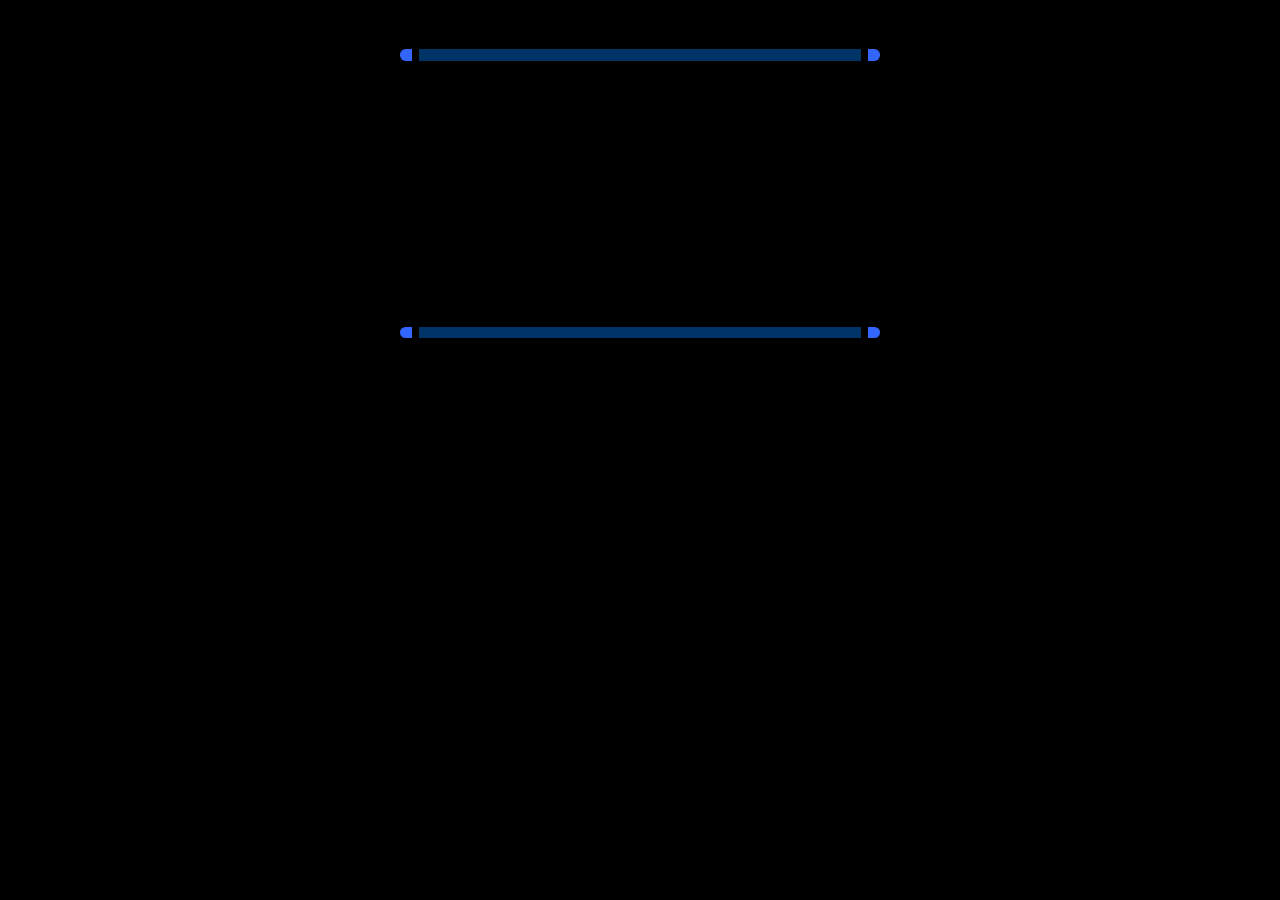
<file: 15088.21/interfaces/captains-chair-15130.1/index.html>
<!-- LCARS SDK 14350.203
- This file is a part of the LCARS SDK.
- https://github.com/AricwithanA/LCARS-SDK/blob/master/LICENSE.md
- For more information please go to http://www.lcarssdk.org.
-->

<!DOCTYPE html>
<html>
<head>
    <meta http-equiv="Content-Type" content="text/html; charset=UTF-8" />
    <meta name="format-detection" content="telephone=no" />
    <meta name="viewport" content="user-scalable=no, initial-scale=1, maximum-scale=1, minimum-scale=1, width=device-width, height=device-height, target-densitydpi=device-dpi" />
    <meta http-equiv='cache-control' content='no-cache'>
    <meta http-equiv='expires' content='0'>
    <meta http-equiv='pragma' content='no-cache'>
    
    <title>LCARS HOME</title>
    <script type="text/javascript" src="../../lcarssdk/js/webviewinfo.js"></script>
    <script type="text/javascript" src="../../lcarssdk/js/zepto.min.js"></script>
    <script type="text/javascript" src="../../lcarssdk/js/arrive.js"></script>
    <script type="text/javascript" src="../../lcarssdk/js/lcarssdk.js"></script>    
    <script type="text/javascript" src="../../lcarssdk/js/sdktemplates.js"></script>       
    <script type="text/javascript" src="../../lcarssdk/addons/scrollbutton/scrollbutton.js"></script>
    <script type="text/javascript" src="../../lcarssdk/addons/levelbar/levelbar.js"></script>
    
    <script type="text/javascript" src="module/moment.min.js"></script>
    <script type="text/javascript" src="module/audio.js"></script>
    <script type="text/javascript" src="module/expandedSettings.js"></script>
    <script type="text/javascript" src="module/module.js"></script>
    <script type="text/javascript" src="module/uiDef.js"></script>
    

    <link rel="stylesheet" href="../../lcarssdk/css/lcarssdk.css" type="text/css" media="screen" charset="utf-8" />
    <link rel="stylesheet" href="../../lcarssdk/css/sdktemplates.css" type="text/css" media="screen" charset="utf-8" />
    <link rel="stylesheet" href="../../lcarssdk/addons/scrollbutton/scrollbutton.css" type="text/css" media="screen" charset="utf-8" />
    <link rel="stylesheet" href="../../lcarssdk/addons/levelbar/levelbar.css" type="text/css" media="screen" charset="utf-8" />
    
    <link rel="stylesheet" href="../../lcarssdk/addons/themes/theme_ussnotaffiliated.css" type="text/css" media="screen" charset="utf-8" /> 
    
    <link rel="stylesheet" href="module/module.css" type="text/css" media="screen" charset="utf-8" /> 

</head>

<body ontouchstart="">
       
     
</body>
</html>
</file>
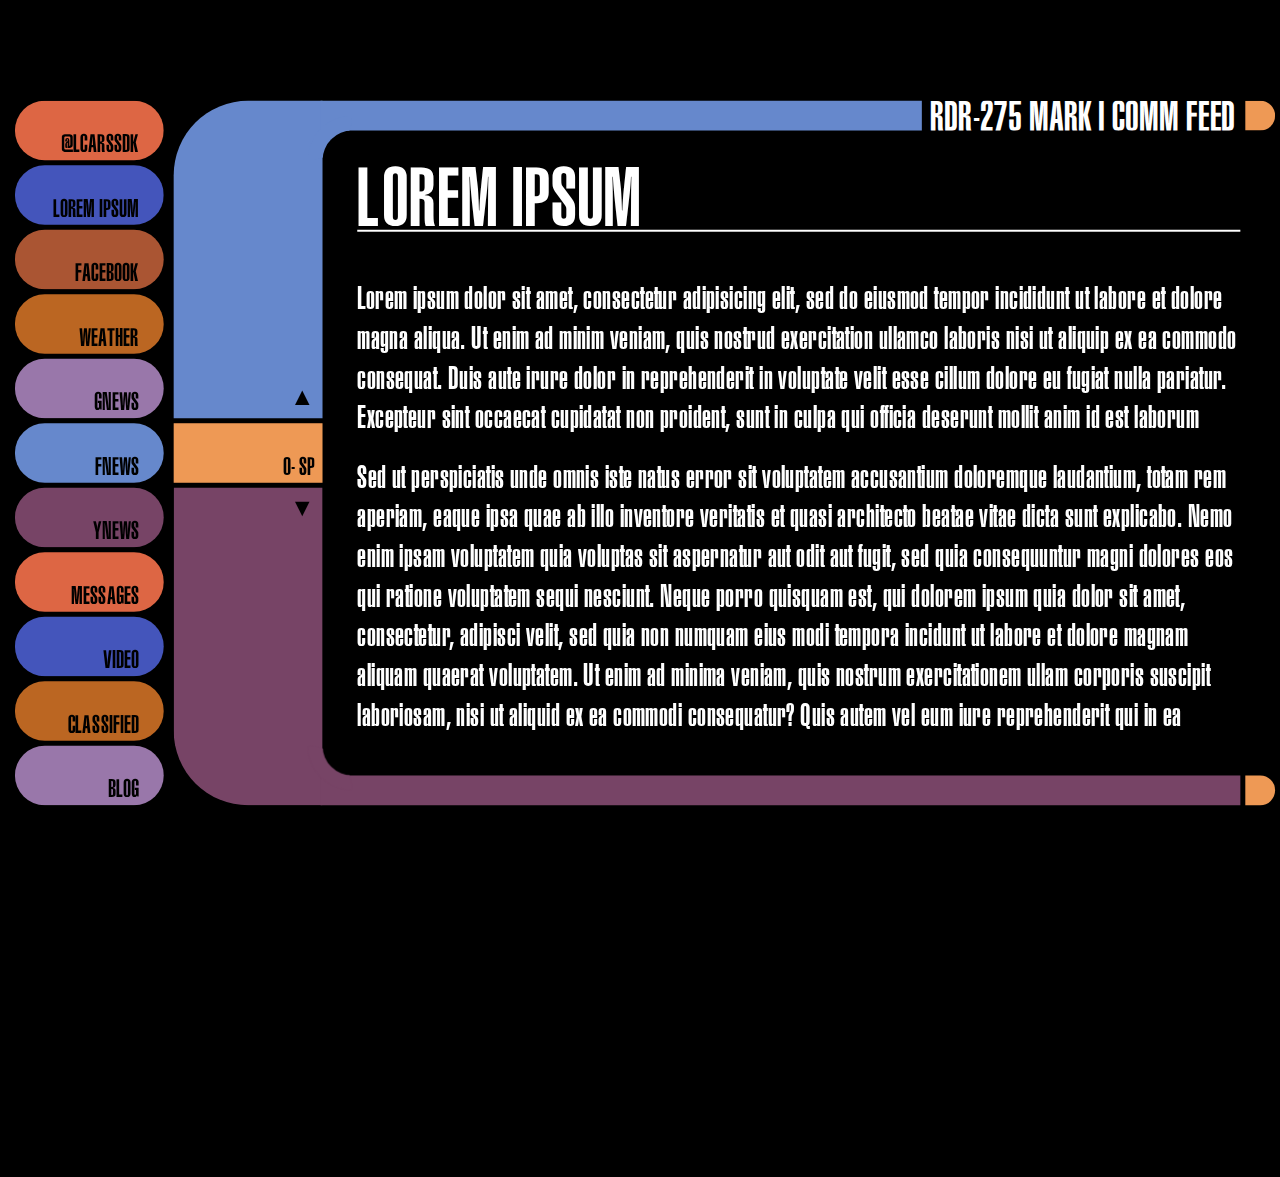
<file: 15088.21/interfaces/reader_feed/index.html>
<!DOCTYPE html>
<html>
<head>
    <meta http-equiv="Content-Type" content="text/html; charset=UTF-8" />
    <meta name="format-detection" content="telephone=no" />
    <meta name="viewport" content="user-scalable=no, initial-scale=1, maximum-scale=1, minimum-scale=1, width=device-width, height=device-height" />
    <meta http-equiv='cache-control' content='no-cache'>
    <meta http-equiv='expires' content='0'>
    <meta http-equiv='pragma' content='no-cache'>
    <meta name="apple-mobile-web-app-capable" content="yes">
    <title>LCARS SDK: RDR-275 Mark I Comm Feed</title>
    
    <script type="text/javascript" src="../../lcarssdk/js/webviewinfo.js"></script>
    <script type="text/javascript" src="../../lcarssdk/js/zepto.min.js"></script>		
    <script type="text/javascript" src="../../lcarssdk/js/lcarssdk.js"></script>    
    <script type="text/javascript" src="../../lcarssdk/js/sdktemplates.js"></script>       
    <script type="text/javascript" src="../../lcarssdk/addons/scrollbutton/scrollbutton.js"></script>
    <script type="text/javascript" src="../../lcarssdk/addons/levelbar/levelbar.js"></script>

	<script type="text/javascript" src="module.js"></script>

    <link rel="stylesheet" href="../../lcarssdk/css/lcarssdk.css" type="text/css" media="screen" charset="utf-8" />
    <link rel="stylesheet" href="../../lcarssdk/css/sdktemplates.css" type="text/css" media="screen" charset="utf-8" />
    <link rel="stylesheet" href="../../lcarssdk/addons/scrollbutton/scrollbutton.css" type="text/css" media="screen" charset="utf-8" />  
	<link rel="stylesheet" href="../../lcarssdk/addons/levelbar/levelbar.css" type="text/css" media="screen" charset="utf-8" />
    <link rel="stylesheet" href="../../lcarssdk/addons/themes/theme_ussnotaffiliated.css" type="text/css" media="screen" charset="utf-8" /> 

	<link rel="stylesheet" type="text/css" href="module.css">    

</head>

<body ontouchstart="">
</body>
</html>
</file>
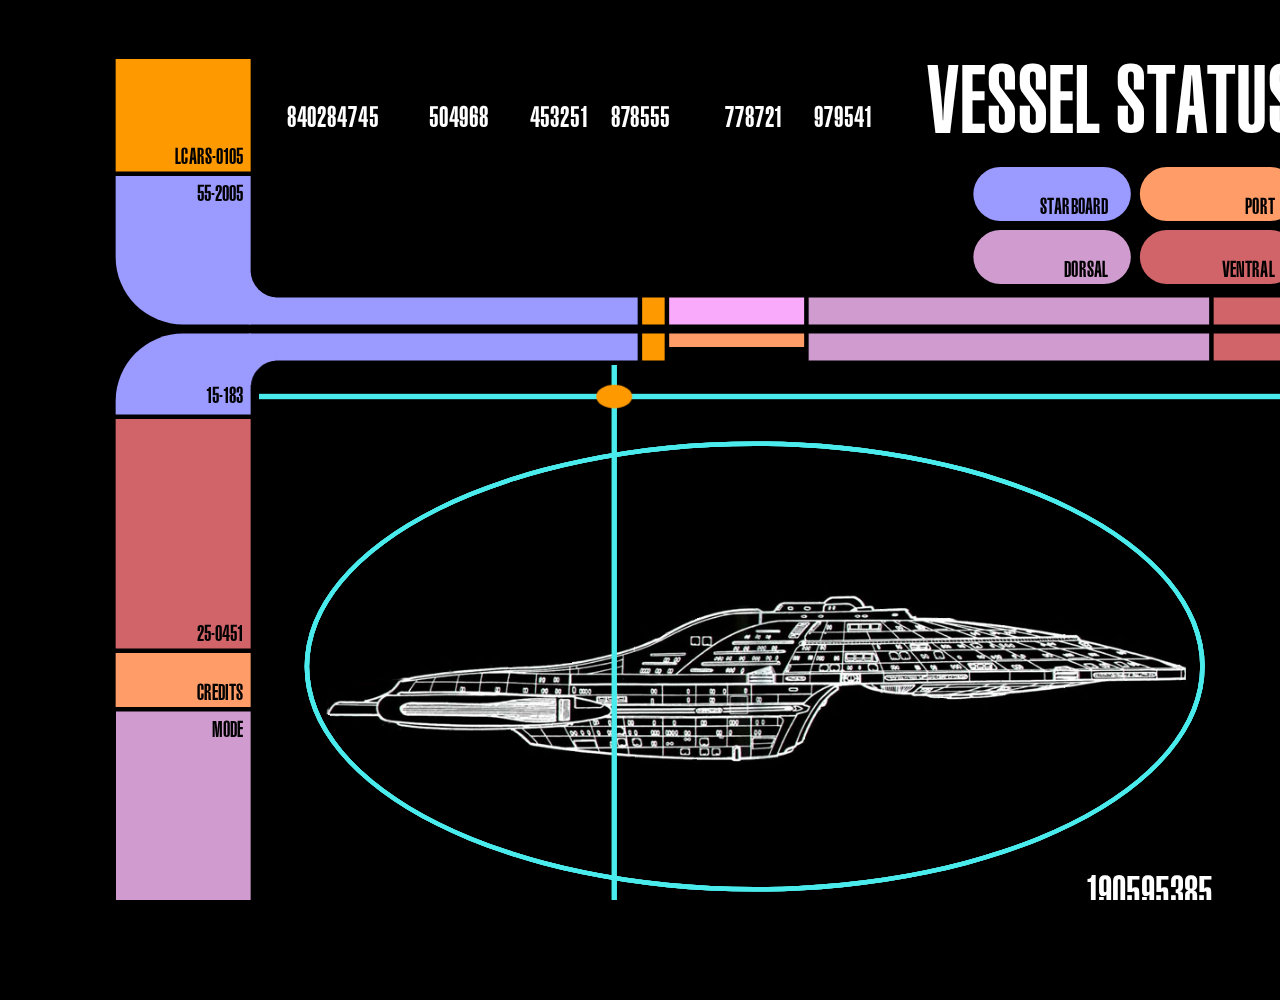
<file: 15088.21/interfaces/voyager_shield_status/index.html>
<!DOCTYPE html>
<html>
<head>
    <meta http-equiv="Content-Type" content="text/html; charset=UTF-8" />
    <meta name="format-detection" content="telephone=no" />
    <meta name="viewport" content="user-scalable=no, initial-scale=1, maximum-scale=1, minimum-scale=1, width=device-width, height=device-height" />
    <meta http-equiv='cache-control' content='no-cache'>
    <meta http-equiv='expires' content='0'>
    <meta http-equiv='pragma' content='no-cache'>
    
    <title>LCARS SDK - Voyager Shield Status</title>
    
    <script type="text/javascript" src="../../lcarssdk/js/webviewinfo.js"></script>
    <script type="text/javascript" src="../../lcarssdk/js/zepto.min.js"></script>		
    <script type="text/javascript" src="../../lcarssdk/js/lcarssdk.js"></script>    
    <script type="text/javascript" src="../../lcarssdk/js/sdktemplates.js"></script>       
    <script type="text/javascript" src="../../lcarssdk/addons/scrollbutton/scrollbutton.js"></script>
    <script type="text/javascript" src="../../lcarssdk/addons/levelbar/levelbar.js"></script>

	<script type="text/javascript" src="module.js"></script>
	
    <link rel="stylesheet" href="../../lcarssdk/css/lcarssdk.css" type="text/css" media="screen" charset="utf-8" />
    <link rel="stylesheet" href="../../lcarssdk/css/sdktemplates.css" type="text/css" media="screen" charset="utf-8" />
    <link rel="stylesheet" href="../../lcarssdk/addons/scrollbutton/scrollbutton.css" type="text/css" media="screen" charset="utf-8" />  
	<link rel="stylesheet" href="../../lcarssdk/addons/levelbar/levelbar.css" type="text/css" media="screen" charset="utf-8" />
    <link rel="stylesheet" href="../../lcarssdk/addons/themes/theme_ussnotaffiliated.css" type="text/css" media="screen" charset="utf-8" /> 

	<link rel="stylesheet" type="text/css" href="module.css">

</head>

<body ontouchstart="">
       
    
</body>
</html>
</file>
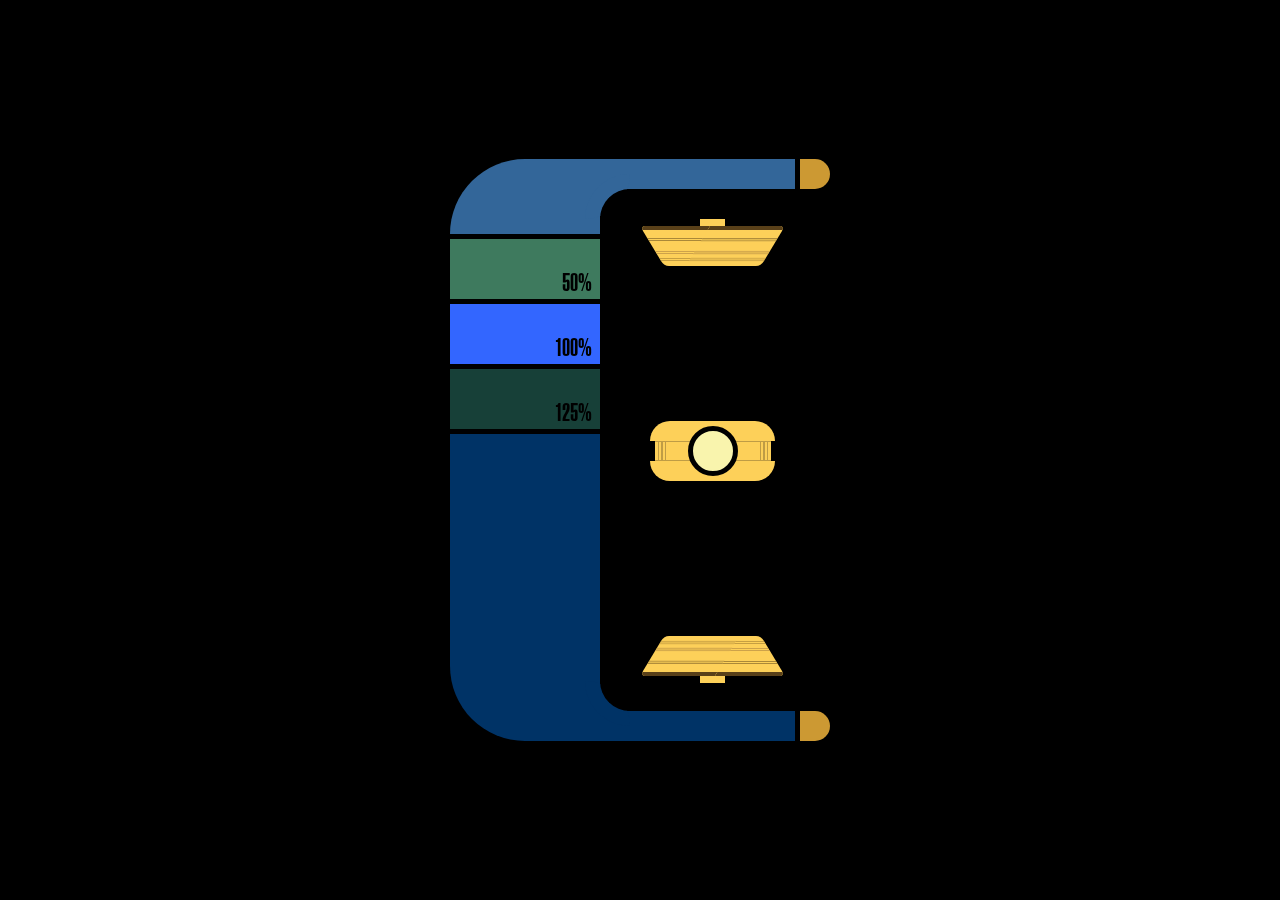
<file: 15088.21/interfaces/warpcore/index.html>
<!-- LCARS SDK 14333.2
- This file is a part of the LCARS SDK.
- https://github.com/AricwithanA/LCARS-SDK/blob/master/LICENSE.md
- For more information please go to http://www.lcarssdk.org.
-->

<!DOCTYPE html>
<html>
<head>
    <meta http-equiv="Content-Type" content="text/html; charset=UTF-8" />
    <meta name="format-detection" content="telephone=no" />
    <meta name="viewport" content="user-scalable=no, initial-scale=1, maximum-scale=1, minimum-scale=1, width=device-width, height=device-height" />
    <meta http-equiv='cache-control' content='no-cache'>
    <meta http-equiv='expires' content='0'>
    <meta http-equiv='pragma' content='no-cache'>
    
    <title>Warp Core</title>
    
    <script type="text/javascript" src="../../lcarssdk/js/webviewinfo.js"></script>
    <script type="text/javascript" src="../../lcarssdk/js/zepto.min.js"></script>		
    <script type="text/javascript" src="../../lcarssdk/js/lcarssdk.js"></script>    
    <script type="text/javascript" src="../../lcarssdk/js/sdktemplates.js"></script>       
    <script type="text/javascript" src="../../lcarssdk/addons/scrollbutton/scrollbutton.js"></script>
    <script type="text/javascript" src="../../lcarssdk/addons/levelbar/levelbar.js"></script>

	<script type="text/javascript" src="module.js"></script>

    <link rel="stylesheet" href="../../lcarssdk/css/lcarssdk.css" type="text/css" media="screen" charset="utf-8" />
    <link rel="stylesheet" href="../../lcarssdk/css/sdktemplates.css" type="text/css" media="screen" charset="utf-8" />
    <link rel="stylesheet" href="../../lcarssdk/addons/scrollbutton/scrollbutton.css" type="text/css" media="screen" charset="utf-8" />  
	<link rel="stylesheet" href="../../lcarssdk/addons/levelbar/levelbar.css" type="text/css" media="screen" charset="utf-8" />

    <link rel="stylesheet" href="../../lcarssdk/addons/themes/theme_ussnotaffiliated.css" type="text/css" media="screen" charset="utf-8" /> 

	<link rel="stylesheet" type="text/css" href="module.css">
	
</head>
<body class="">
	<!--
    <div id="wpr_warpCoreDiag">
        <div class="nub"></div>
        <div class="endCap" id="top"><div class="left"><div></div></div><div class="right"><div></div></div></div>
        <div class="bubble dark" ></div>
        <div class="bubble light" ></div>
        <div class="bubble medium" ></div>
        <div class="bubble dark" ></div>
        <div class="bubble light" ></div>
        <div id="core"><div id="center"><div></div></div><div id="circle"></div></div>
        <div class="bubble light"></div>
        <div class="bubble dark" ></div>
        <div class="bubble medium" ></div>
        <div class="bubble light" ></div>
        <div class="bubble dark" ></div>
        <div class="endCap" id="bottom"><div class="left"><div></div></div><div class="right"><div></div></div></div>
        <div class="nub"></div>
    </div>
    -->
</body>
</html>
</file>
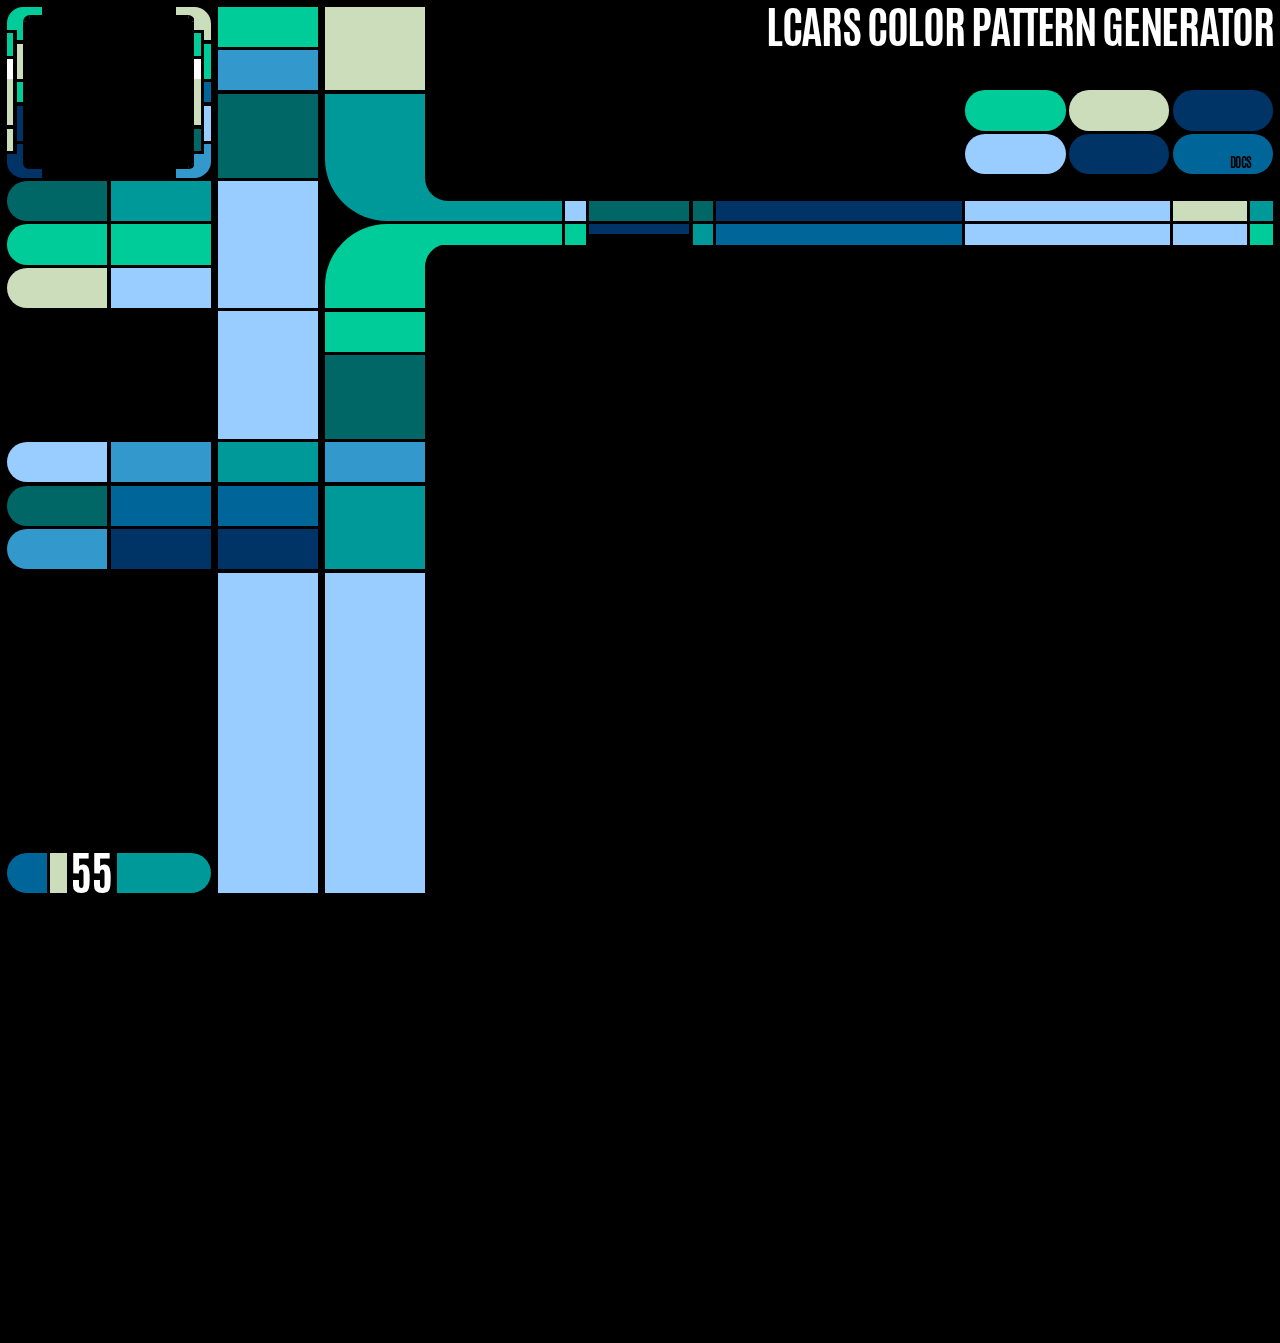
<file: 16323.311/interfaces/color-generator/index.html>
<!-- LCARS SDK 16323.311
- This file is a part of the LCARS SDK.
- https://github.com/AricwithanA/LCARS-SDK/blob/master/LICENSE.md
- For more information please go to http://www.lcarssdk.org.
-->

<!DOCTYPE html>
<html>
<head>
    <meta http-equiv="Content-Type" content="text/html; charset=UTF-8" />
    <meta name="format-detection" content="telephone=no" />
    <meta name="viewport" content="user-scalable=no, initial-scale=1, maximum-scale=1, minimum-scale=1, width=device-width, height=device-height, target-densitydpi=device-dpi" />
    
    <title>Color Pattern Generator | LCARS SDK</title>
 
    <!--<base href="/">-->
    <script type="text/javascript" src="../../lcarssdk/js/jquery.js"></script>
	<script type="text/javascript" src="../../lcarssdk/js/webviewinfo.js"></script>
    <script type="text/javascript" src="../../lcarssdk/js/arrive.js"></script>
    <script type="text/javascript" src="../../lcarssdk/js/lcarssdk.js"></script>
    <script type="text/javascript" src="../../lcarssdk/addons/scrollbutton/scrollbutton.js"></script>
    <script type="text/javascript" src="../../lcarssdk/addons/levelbar/levelbar.js"></script>
    <script type="text/javascript" src="../../lcarssdk/templates/bracket/bracket.js"></script>
    <script type="text/javascript" src="../../lcarssdk/templates/dialog/dialog.js"></script>
    <script type="text/javascript" src="../../lcarssdk/templates/framing/framing.js"></script>
    <script type="text/javascript" src="../../lcarssdk/templates/button/button.js"></script>
    
    <script type="text/javascript" src="module.js"></script>
    
    <link rel="stylesheet" type="text/css" href="../../lcarssdk/css/lcarssdk.css">
    <link rel="stylesheet" type="text/css" href="../../lcarssdk/addons/scrollbutton/scrollbutton.css">
    <link rel="stylesheet" type="text/css" href="../../lcarssdk/addons/levelbar/levelbar.css">
    <link rel="stylesheet" type="text/css" href="../../lcarssdk/templates/bracket/bracket.css">
    <link rel="stylesheet" type="text/css" href="../../lcarssdk/templates/dialog/dialog.css">
    <link rel="stylesheet" type="text/css" href="../../lcarssdk/templates/framing/framing.css">
    <link rel="stylesheet" type="text/css" href="../../lcarssdk/templates/button/button.css">
    <link rel="stylesheet" type="text/css" href="../../lcarssdk/themes/theme_ussNotAffiliated.css">
    
    <link rel="stylesheet" type="text/css" href="module.css"></head>
    
</head>

<body ontouchstart="" onload=""></body>
</html>
</file>
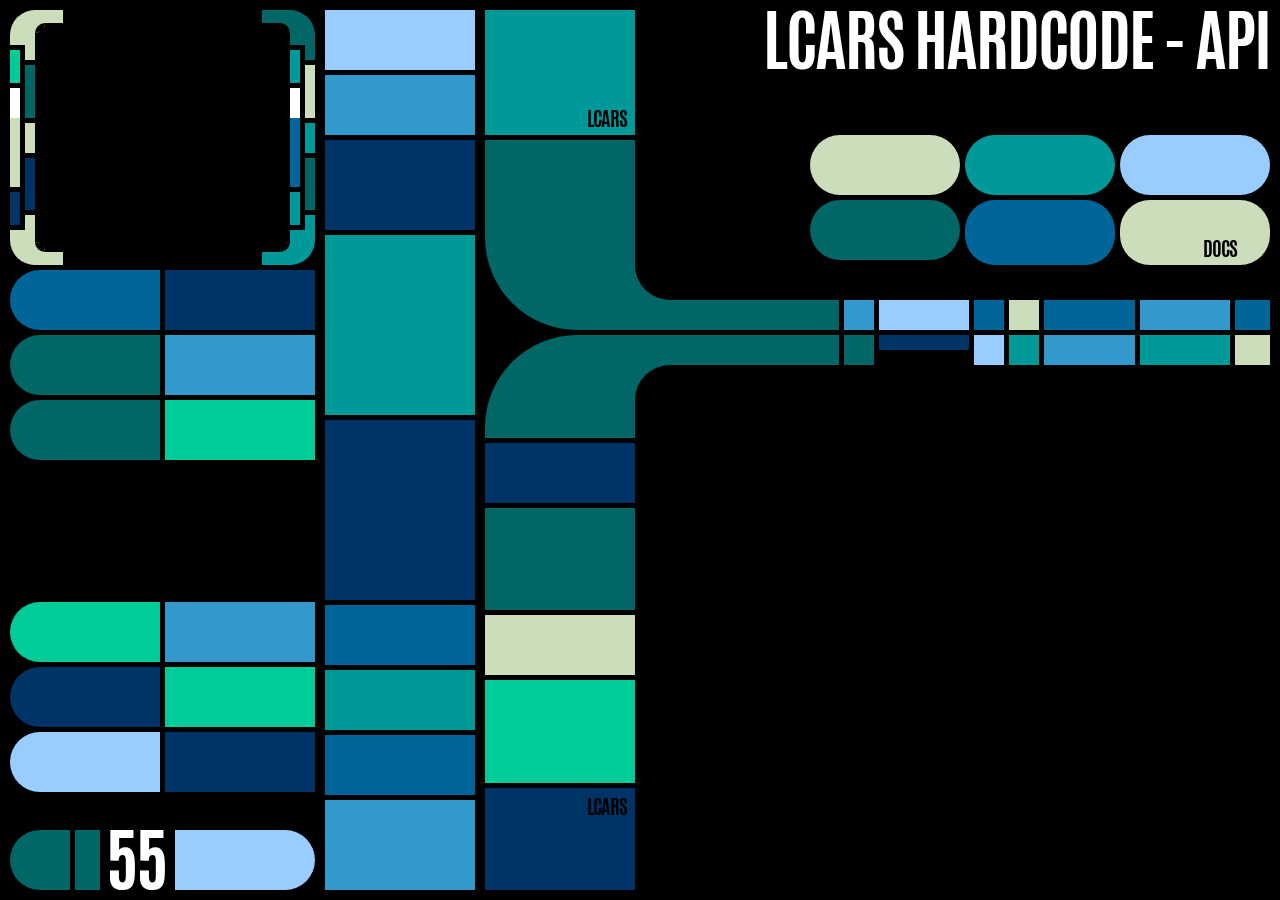
<file: 16323.311/interfaces/hardcode/index.html>
<!-- LCARS SDK 16323.311
- This file is a part of the LCARS SDK.
- https://github.com/AricwithanA/LCARS-SDK/blob/master/LICENSE.md
- For more information please go to http://www.lcarssdk.org.
-->

<!DOCTYPE html>
<html>
<head>
    <meta http-equiv="Content-Type" content="text/html; charset=UTF-8" />
    <meta name="format-detection" content="telephone=no" />
    <meta name="viewport" content="user-scalable=no, initial-scale=1, maximum-scale=1, minimum-scale=1, width=device-width, height=device-height, target-densitydpi=device-dpi" />
    
    <title>Hard Coded - No JS API | LCARS SDK</title>
 
    <!--<base href="/">-->
       
    <link rel="stylesheet" type="text/css" href="../../lcarssdk/css/lcarssdk.css">
    <link rel="stylesheet" type="text/css" href="../../lcarssdk/addons/scrollbutton/scrollbutton.css">
    <link rel="stylesheet" type="text/css" href="../../lcarssdk/addons/levelbar/levelbar.css">
    <link rel="stylesheet" type="text/css" href="../../lcarssdk/templates/bracket/bracket.css">
    <link rel="stylesheet" type="text/css" href="../../lcarssdk/templates/dialog/dialog.css">
    <link rel="stylesheet" type="text/css" href="../../lcarssdk/templates/framing/framing.css">
    <link rel="stylesheet" type="text/css" href="../../lcarssdk/templates/button/button.css">
    <link rel="stylesheet" type="text/css" href="../../lcarssdk/themes/theme_ussNotAffiliated.css">
    
    <link rel="stylesheet" type="text/css" href="module.css"></head>
    
</head>

<body ontouchstart="" onload="">

<div class="wrapper row flexh" id="wpr_viewport">
    <!--Left Column-->
    <div class="column flexv">
        <!--Bracket-->
        <div class="wrapper sdk bracket typeA">
            <div class="wrapper content"></div>
            <div class="elbow top-left small bg-green-1 no-event horizontal">
                <div class="bar">
                    <div class="block"></div>
                </div>
                <div class="bar"></div>
            </div>
            <div class="elbow top-right small bg-green-4 no-event horizontal">
                <div class="bar">
                    <div class="block"></div>
                </div>
                <div class="bar"></div>
            </div>
            <div class="elbow bottom-left small bg-green-1 no-event horizontal">
                <div class="bar">
                    <div class="block"></div>
                </div>
                <div class="bar"></div>
            </div>
            <div class="elbow bottom-right small bg-green-3 no-event horizontal">
                <div class="bar">
                    <div class="block"></div>
                </div>
                <div class="bar"></div>
            </div>
            <div class="column flexv">
                <div class="bar flexcv bg-green-2"></div>
                <div class="bar flexcv bg-green-1">
                    <div class="bar bg-white"></div>
                </div>
                <div class="bar flexcv bg-blue-4"></div>
            </div>
            <div class="column flexv">
                <div class="bar flexcv bg-green-4"></div>
                <div class="bar flexcv bg-green-1"></div>
                <div class="bar flexcv bg-blue-4"></div>
            </div>
            <div class="column flexv">
                <div class="bar flexcv bg-green-3"></div>
                <div class="bar flexcv bg-blue-3">
                    <div class="bar bg-white"></div>
                </div>
                <div class="bar flexcv bg-green-3"></div>
            </div>
            <div class="column flexv">
                <div class="bar flexcv bg-green-1"></div>
                <div class="bar flexcv bg-green-3"></div>
                <div class="bar flexcv bg-green-4"></div>
            </div>
        </div>
        <!--First Button Group-->
        <div class="wrapper flexh button-wrap">
            <div class="button bg-blue-3 left"></div>
            <div class="button bg-blue-4"></div>
            <div class="button bg-green-4 left"></div>
            <div class="button bg-blue-2"></div>
            <div class="button bg-green-4 left"></div>
            <div class="button bg-green-2"></div>
        </div>
        <!--Column Spacer-->
        <div class="wrapper" style="max-height: 190px; flex: 4;"></div>
        <!--Second Button Group-->
        <div class="wrapper flexh button-wrap">
            <div class="button bg-green-2 left"></div>
            <div class="button bg-blue-2"></div>
            <div class="button bg-blue-4 left"></div>
            <div class="button bg-green-2"></div>
            <div class="button bg-blue-1 left ra_g1"></div>
            <div class="button bg-blue-4"></div>
        </div>
        <!--Column Spacer-->
        <div class="wrapper spacer flexcv" style=" margin:0;"></div>
        <!--Last Complex Button-->
        <div class="complexButton">
            <div class="cap left bg-green-4"></div>
            <div class="block bg-green-4"></div>
            <div class="text" style="width: 65px;">55</div>
            <div class="button right bg-blue-1"></div>
        </div>
    </div>
    <!--Button Column-->    
    <div class="wrapper column flexv" style="min-width:150px;">
        <div class="button bg-blue-1"></div>
        <div class="button bg-blue-2"></div>
        <div class="button bg-blue-4 step-two"></div>
        <div class="button bg-green-3 step-three"></div>
        <div class="button bg-blue-4 step-three"></div>
        <div class="button bg-blue-3"></div>
        <div class="button bg-green-3"></div>
        <div class="button bg-blue-3"></div>
        <div class="button bg-blue-2 flexcv"></div>
    </div>
    <!--Main Frame-->    
    <div class="wrapper column flexv flexch" id="wpr_mainView">
        <!--Header-->    
        <div class="row header flexh">
            <!--Header Column-->    
            <div class="column flexv">
                <div class="button bg-green-3 step-two"  data-label="LCARS"></div>
                <div class="elbow bottom-left bg-green-4 flexcv default horizontal">
                    <div class="bar">
                        <div class="block"></div>
                    </div>
                </div>
            </div>
            <div class="wrapper flexch flexv">
                <!--Header Content-->    
                <div class="wrapper content flexcv">
                    <div class="title">LCARS Hardcode - API DISABLED</div>
                    <div class="wrapper flexh button-wrap">
                        <div class="button bg-green-1 pill"></div>
                        <div class="button bg-green-3 pill"></div>
                        <div class="button bg-blue-1 pill"></div>
                        <div class="button bg-green-4 pill"></div>
                        <div class="button bg-blue-3 pill"></div>
                        <a class="button bg-green-1 pill blink" target="_blank" data-label="Docs" href="https://github.com/Aricwithana/LCARS-SDK/wiki"></a>
                    </div>
                </div>
                <!--Header Bar Row-->    
                <div class="row frame flexh">
                    <div class="bar bg-blue-2"></div>
                    <div class="bar bg-blue-1"></div>
                    <div class="bar bg-blue-3"></div>
                    <div class="bar bg-green-1 flexch"></div>
                    <div class="bar bg-blue-3"></div>
                    <div class="bar bg-blue-2"></div>
                    <div class="bar bg-blue-3"></div>
                </div>
            </div>
        </div>
        <!--Body-->    
        <div class="wrapper main flexh flexcv">
            <!--Body Button Column-->    
            <div class="wrapper column flexv">
                <div class="elbow top-left bg-green-4 step-two default horizontal">
                    <div class="bar">
                        <div class="block"></div>
                    </div>
                </div>
                <div class="button bg-blue-4"></div>
                <div class="button bg-green-4 step-two"></div>
                <div class="button bg-green-1"></div>
                <div class="button bg-green-2 step-two"></div>
                <div class="button bg-blue-4 flexcv" data-altLabel="LCARS"></div>
            </div>
            <!--Body Bar Row-->    
            <div class="column flexch flexv">
                <div class="row flexh frame">
                    <div class="bar bg-green-4"></div>
                    <div class="bar bg-blue-4 small"></div>
                    <div class="bar bg-blue-1"></div>
                    <div class="bar bg-green-3 flexch"></div>
                    <div class="bar bg-blue-2"></div>
                    <div class="bar bg-green-3"></div>
                    <div class="bar bg-green-1"></div>
                </div>
                <!--Body Content-->    
                <div class="wrapper content flexcv" style=" overflow:auto;"></div>
            </div>
        </div>
    </div>
</div>

</body>
</html>
</file>
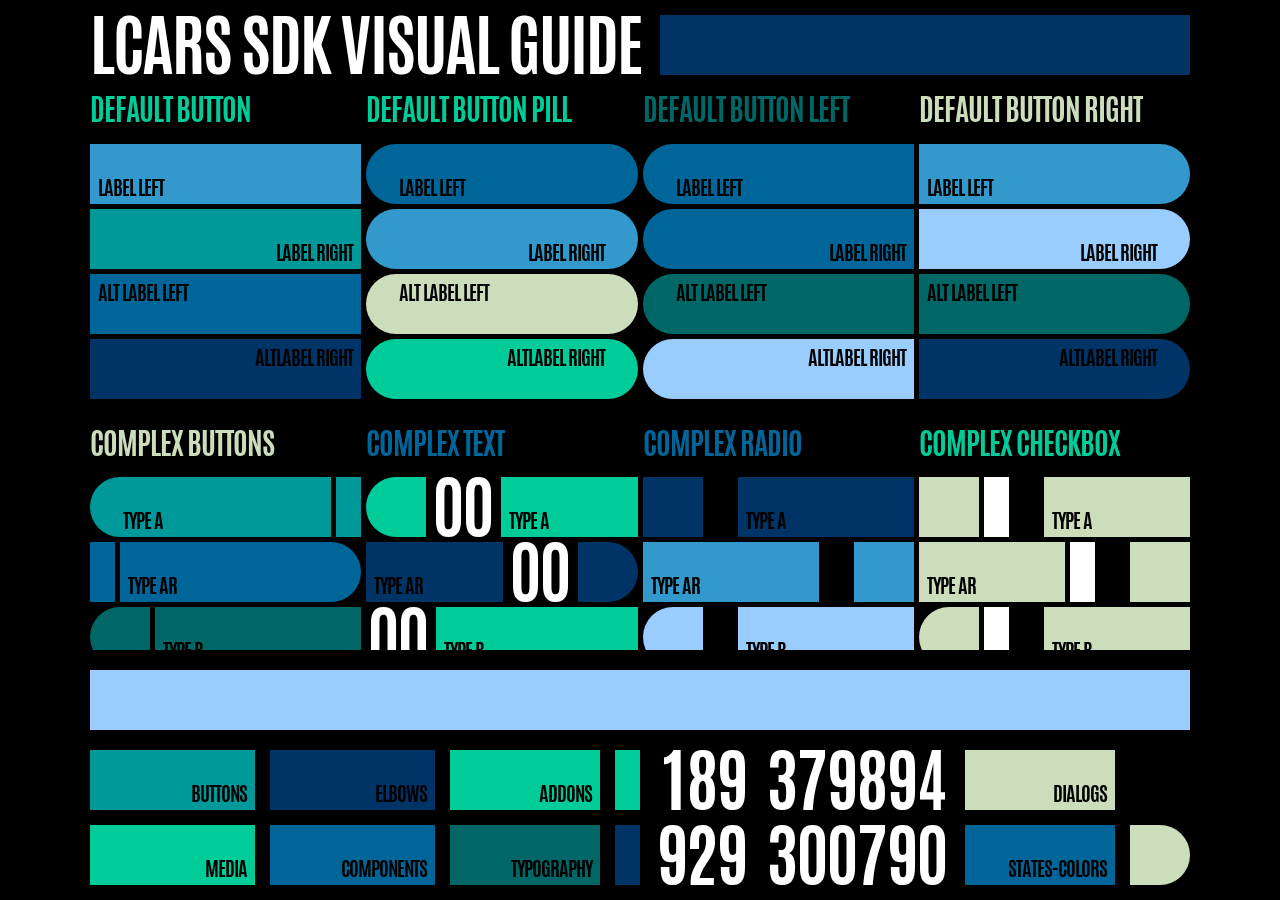
<file: 16323.311/interfaces/visual-guide/index.html>
<!-- LCARS SDK 16323.311
- This file is a part of the LCARS SDK.
- https://github.com/AricwithanA/LCARS-SDK/blob/master/LICENSE.md
- For more information please go to http://www.lcarssdk.org.
-
- Image and SVG file from: https://en.wikipedia.org/wiki/File:Flag_of_the_United_Federation_of_Planets.svg
-->

<!DOCTYPE html>
<html>
<head>
    <meta http-equiv="Content-Type" content="text/html; charset=UTF-8" />
    <meta name="format-detection" content="telephone=no" />
    <meta name="viewport" content="user-scalable=no, initial-scale=1, maximum-scale=1, minimum-scale=1, width=device-width, height=device-height, target-densitydpi=device-dpi" />
    
    <title>Visual Guide | LCARS SDK</title>
 
    <!--<base href="/">-->
    <script type="text/javascript" src="../../lcarssdk/js/jquery.js"></script>
	<script type="text/javascript" src="../../lcarssdk/js/webviewinfo.js"></script>
    <script type="text/javascript" src="../../lcarssdk/js/arrive.js"></script>
    <script type="text/javascript" src="../../lcarssdk/js/lcarssdk.js"></script>
    <script type="text/javascript" src="../../lcarssdk/addons/scrollbutton/scrollbutton.js"></script>
    <script type="text/javascript" src="../../lcarssdk/addons/levelbar/levelbar.js"></script>
    <script type="text/javascript" src="../../lcarssdk/templates/bracket/bracket.js"></script>
    <script type="text/javascript" src="../../lcarssdk/templates/dialog/dialog.js"></script>
    <script type="text/javascript" src="../../lcarssdk/templates/framing/framing.js"></script>
    <script type="text/javascript" src="../../lcarssdk/templates/button/button.js"></script>
    
    <script type="text/javascript" src="module.js"></script>
    
    <link rel="stylesheet" type="text/css" href="../../lcarssdk/css/lcarssdk.css">
    <link rel="stylesheet" type="text/css" href="../../lcarssdk/addons/scrollbutton/scrollbutton.css">
    <link rel="stylesheet" type="text/css" href="../../lcarssdk/addons/levelbar/levelbar.css">
    <link rel="stylesheet" type="text/css" href="../../lcarssdk/templates/bracket/bracket.css">
    <link rel="stylesheet" type="text/css" href="../../lcarssdk/templates/dialog/dialog.css">
    <link rel="stylesheet" type="text/css" href="../../lcarssdk/templates/framing/framing.css">
    <link rel="stylesheet" type="text/css" href="../../lcarssdk/templates/button/button.css">
    <link rel="stylesheet" type="text/css" href="../../lcarssdk/themes/theme_ussNotAffiliated.css">
    
    <link rel="stylesheet" type="text/css" href="module.css"></head>
    
</head>

<body ontouchstart="" onload=""></body>
</html>
</file>
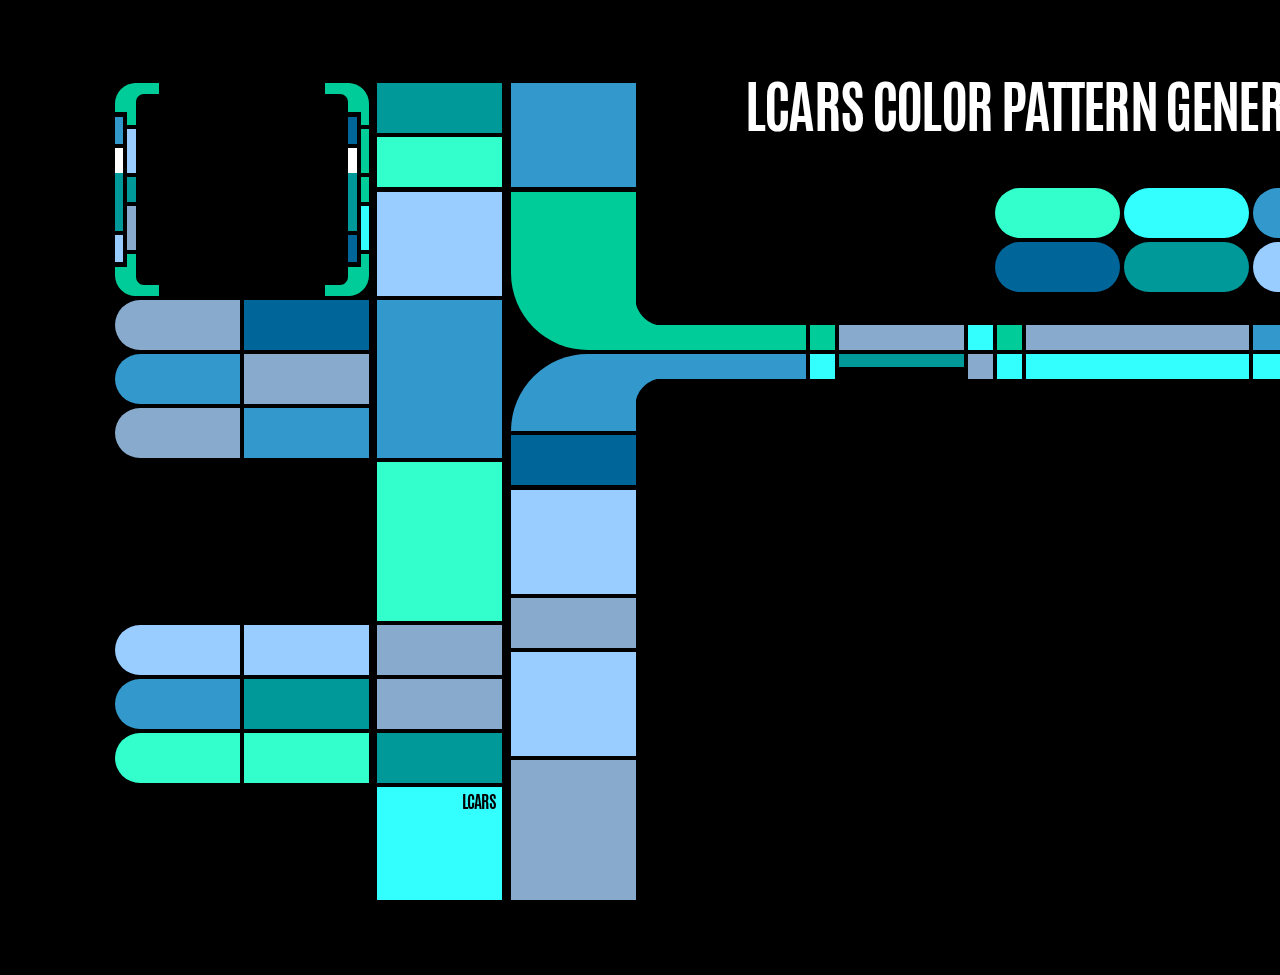
<file: 19182.4/interfaces/color-generator/index.html>
<!-- LCARS SDK 19182.4
- This file is a part of the LCARS SDK.
- https://github.com/AricwithanA/LCARS-SDK/blob/master/LICENSE.md
- For more information please go to http://www.lcarssdk.org.
-->

<!DOCTYPE html>
<html>
<head>
    <meta http-equiv="Content-Type" content="text/html; charset=UTF-8" />
    <meta name="format-detection" content="telephone=no" />
    <meta name="viewport" content="user-scalable=no, initial-scale=1, maximum-scale=1, minimum-scale=1, width=device-width, height=device-height, target-densitydpi=device-dpi" />

    <title>Color Pattern Generator | LCARS SDK v4.0</title>

    <!-- Core JS -->
	
    <script type="text/javascript" src="../../lcars-sdk/core/jquery.js"></script>
    <script type="text/javascript" src="../../lcars-sdk/core/jquery.mobile-events.js"></script>
    <script type="text/javascript" src="../../lcars-sdk/core/arrive.js"></script>

    <!-- LCARS-SDK Elements and Widgets JS-->
    
    <script type="text/javascript" src="../../lcars-sdk/core/lcars-sdk.js"></script>
    <script type="text/javascript" src="../../lcars-sdk/elements/aside.js"></script>
    <script type="text/javascript" src="../../lcars-sdk/elements/bar.js"></script>
    <script type="text/javascript" src="../../lcars-sdk/elements/block.js"></script>
    <script type="text/javascript" src="../../lcars-sdk/elements/button.js"></script>
    <script type="text/javascript" src="../../lcars-sdk/elements/cap.js"></script>
    <script type="text/javascript" src="../../lcars-sdk/elements/column.js"></script>
    <script type="text/javascript" src="../../lcars-sdk/elements/complex-button.js"></script>
    <script type="text/javascript" src="../../lcars-sdk/elements/content.js"></script>
    <script type="text/javascript" src="../../lcars-sdk/elements/details.js"></script>
    <script type="text/javascript" src="../../lcars-sdk/elements/elbow.js"></script>
    <script type="text/javascript" src="../../lcars-sdk/elements/endcap.js"></script>
    <script type="text/javascript" src="../../lcars-sdk/elements/footer.js"></script>
    <script type="text/javascript" src="../../lcars-sdk/elements/header.js"></script>
    <script type="text/javascript" src="../../lcars-sdk/elements/html-tag.js"></script>
    <script type="text/javascript" src="../../lcars-sdk/elements/img.js"></script>
    <script type="text/javascript" src="../../lcars-sdk/elements/main.js"></script>
    <script type="text/javascript" src="../../lcars-sdk/elements/nav.js"></script>
    <script type="text/javascript" src="../../lcars-sdk/elements/oval.js"></script>
    <script type="text/javascript" src="../../lcars-sdk/elements/row.js"></script>
    <script type="text/javascript" src="../../lcars-sdk/elements/section.js"></script>
    <script type="text/javascript" src="../../lcars-sdk/elements/svg.js"></script>
    <script type="text/javascript" src="../../lcars-sdk/elements/text.js"></script>
    <script type="text/javascript" src="../../lcars-sdk/elements/title.js"></script>
    <script type="text/javascript" src="../../lcars-sdk/elements/wrapper.js"></script>
    <script type="text/javascript" src="../../lcars-sdk/widgets/sdk_solid-level-bar/solid-level-bar.js"></script>
    <script type="text/javascript" src="../../lcars-sdk/widgets/sdk_default-bracket/default-bracket.js"></script>
    <script type="text/javascript" src="../../lcars-sdk/widgets/sdk_default-bar-frame/default-bar-frame.js"></script>
    <script type="text/javascript" src="../../lcars-sdk/widgets/sdk_scroll-button/scroll-button.js"></script>

    <!-- LCARS-SDK Elements, Widgets, Web Font, and Color Theme CSS-->    
	
    <link rel="stylesheet" type="text/css" href="../../lcars-sdk/core/lcars-sdk.css">
    <link rel="stylesheet" type="text/css" href="../../lcars-sdk/widgets/sdk_solid-level-bar/solid-level-bar.css">
    <link rel="stylesheet" type="text/css" href="../../lcars-sdk/widgets/sdk_default-bracket/default-bracket.css">
    <link rel="stylesheet" type="text/css" href="../../lcars-sdk/widgets/sdk_default-bar-frame/default-bar-frame.css">
    <link rel="stylesheet" type="text/css" href="../../lcars-sdk/widgets/sdk_scroll-button/scroll-button.css">
    <link rel="stylesheet" type="text/css" href="../../lcars-sdk/themes/sdk_theme-default.css">
	<link rel="stylesheet" type="text/css" href="../../lcars-sdk/fonts/sdk_fonts-default.css">

    <!-- Project Specific JS, Theme & CSS-->    

    <script type="text/javascript" src="module.js"></script>	   
    <link rel="stylesheet" type="text/css" href="module.css">
    <link rel="stylesheet" type="text/css" href="theme.css">
	
</head>

<body ontouchstart="" onload=""></body>
</html>
</file>
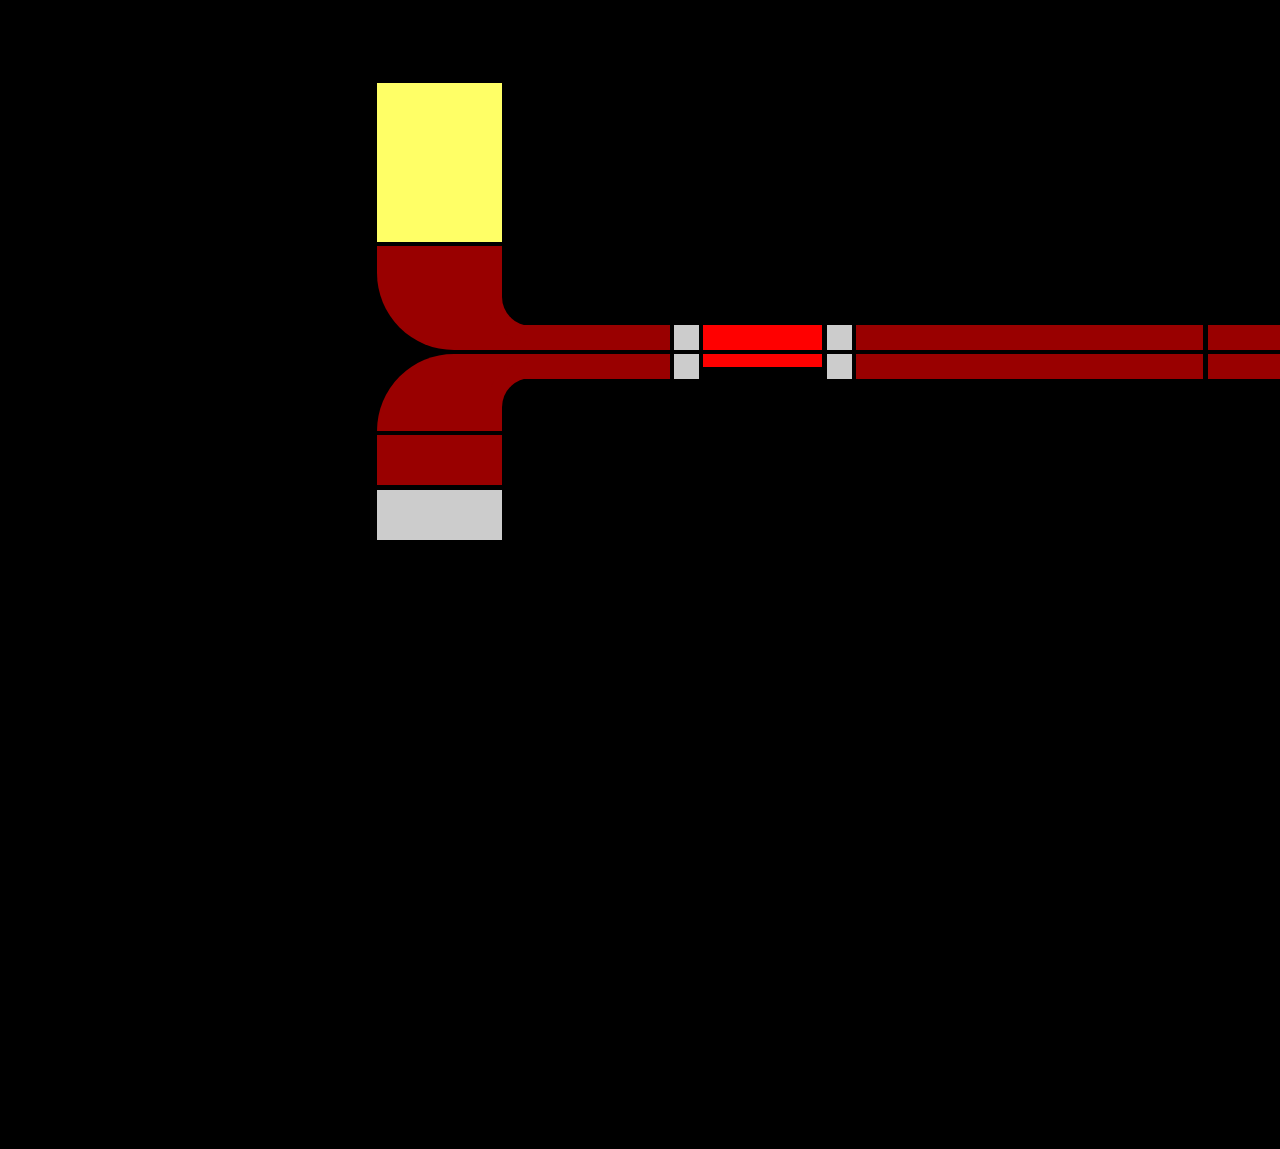
<file: 19182.4/interfaces/color-rotation/index.html>
<!-- LCARS SDK 19182.4
- This file is a part of the LCARS SDK.
- https://github.com/AricwithanA/LCARS-SDK/blob/master/LICENSE.md
- For more information please go to http://www.lcarssdk.org.
-->

<!DOCTYPE html>
<html>
<head>
    <meta http-equiv="Content-Type" content="text/html; charset=UTF-8" />
    <meta name="format-detection" content="telephone=no" />
    <meta name="viewport" content="user-scalable=no, initial-scale=1, maximum-scale=1, minimum-scale=1, width=device-width, height=device-height, target-densitydpi=device-dpi" />

    <title>Alert Colors & Hue Rotation | LCARS SDK v4.0</title>

    <!-- Core JS -->
    <script type="text/javascript" src="../../lcars-sdk/core/jquery.js"></script>
    <script type="text/javascript" src="../../lcars-sdk/core/jquery.mobile-events.js"></script>
    <script type="text/javascript" src="../../lcars-sdk/core/arrive.js"></script>
    <script type="text/javascript" src="../../lcars-sdk/core/lcars-sdk.js"></script>

    <!-- Elements and Widgets JS-->    
    <script type="text/javascript" src="../../lcars-sdk/elements/aside.js"></script>
    <script type="text/javascript" src="../../lcars-sdk/elements/bar.js"></script>
    <script type="text/javascript" src="../../lcars-sdk/elements/block.js"></script>
    <script type="text/javascript" src="../../lcars-sdk/elements/button.js"></script>
    <script type="text/javascript" src="../../lcars-sdk/elements/cap.js"></script>
    <script type="text/javascript" src="../../lcars-sdk/elements/column.js"></script>
    <script type="text/javascript" src="../../lcars-sdk/elements/complex-button.js"></script>
    <script type="text/javascript" src="../../lcars-sdk/elements/content.js"></script>
    <script type="text/javascript" src="../../lcars-sdk/elements/details.js"></script>
    <script type="text/javascript" src="../../lcars-sdk/elements/elbow.js"></script>
    <script type="text/javascript" src="../../lcars-sdk/elements/endcap.js"></script>
    <script type="text/javascript" src="../../lcars-sdk/elements/footer.js"></script>
    <script type="text/javascript" src="../../lcars-sdk/elements/header.js"></script>
    <script type="text/javascript" src="../../lcars-sdk/elements/html-tag.js"></script>
    <script type="text/javascript" src="../../lcars-sdk/elements/img.js"></script>
    <script type="text/javascript" src="../../lcars-sdk/elements/main.js"></script>
    <script type="text/javascript" src="../../lcars-sdk/elements/nav.js"></script>
    <script type="text/javascript" src="../../lcars-sdk/elements/oval.js"></script>
    <script type="text/javascript" src="../../lcars-sdk/elements/row.js"></script>
    <script type="text/javascript" src="../../lcars-sdk/elements/section.js"></script>
    <script type="text/javascript" src="../../lcars-sdk/elements/svg.js"></script>
    <script type="text/javascript" src="../../lcars-sdk/elements/text.js"></script>
    <script type="text/javascript" src="../../lcars-sdk/elements/title.js"></script>
    <script type="text/javascript" src="../../lcars-sdk/elements/wrapper.js"></script>
    <script type="text/javascript" src="../../lcars-sdk/widgets/sdk_solid-level-bar/solid-level-bar.js"></script>
    <script type="text/javascript" src="../../lcars-sdk/widgets/sdk_default-bracket/default-bracket.js"></script>
    <script type="text/javascript" src="../../lcars-sdk/widgets/sdk_default-bar-frame/default-bar-frame.js"></script>
    <script type="text/javascript" src="../../lcars-sdk/widgets/sdk_scroll-button/scroll-button.js"></script>

    <!-- Project Specific JS-->        
    <script type="text/javascript" src="module.js"></script>	   

    <!-- Core and Widgets CSS-->    
    <link rel="stylesheet" type="text/css" href="../../lcars-sdk/core/lcars-sdk.css">
    <link rel="stylesheet" type="text/css" href="../../lcars-sdk/widgets/sdk_solid-level-bar/solid-level-bar.css">
    <link rel="stylesheet" type="text/css" href="../../lcars-sdk/widgets/sdk_default-bracket/default-bracket.css">
    <link rel="stylesheet" type="text/css" href="../../lcars-sdk/widgets/sdk_default-bar-frame/default-bar-frame.css">
    <link rel="stylesheet" type="text/css" href="../../lcars-sdk/widgets/sdk_scroll-button/scroll-button.css">

    <!-- Color Theme CSS-->    
    <link rel="stylesheet" type="text/css" href="../../lcars-sdk/themes/sdk_theme-default.css"> 

    <!-- Project Specific CSS-->    
    <link rel="stylesheet" type="text/css" href="module.css">

    <!-- Project Specific Theme CSS-->    
    <link rel="stylesheet" type="text/css" href="theme.css">
	
</head>

<body ontouchstart="" onload=""></body>
</html>
</file>
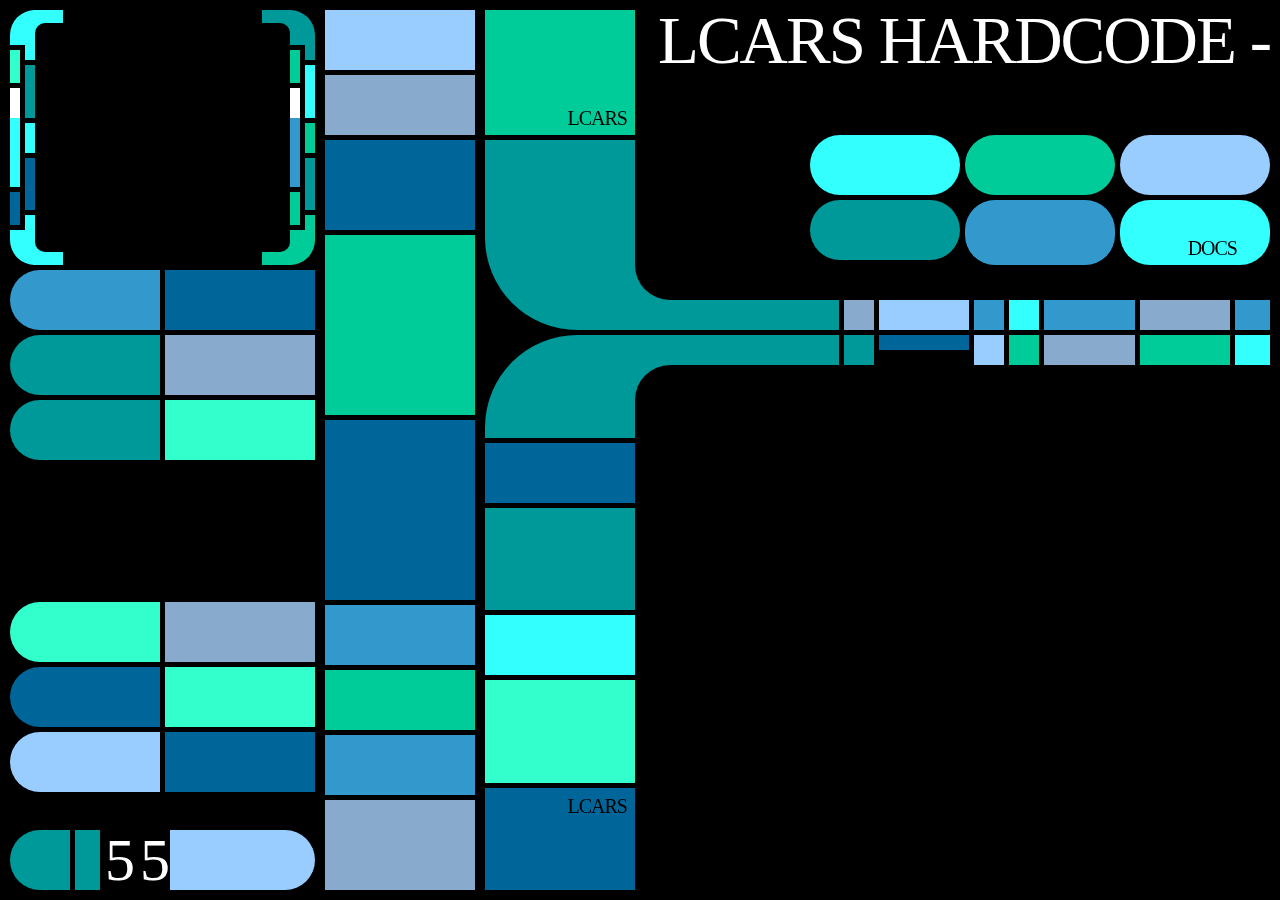
<file: 19182.4/interfaces/hardcode/index.html>
<!-- LCARS SDK 19182.4
- This file is a part of the LCARS SDK.
- https://github.com/AricwithanA/LCARS-SDK/blob/master/LICENSE.md
- For more information please go to http://www.lcarssdk.org.
-->

<!DOCTYPE html>
<html>
<head>
    <meta http-equiv="Content-Type" content="text/html; charset=UTF-8" />
    <meta name="format-detection" content="telephone=no" />
    <meta name="viewport" content="user-scalable=no, initial-scale=1, maximum-scale=1, minimum-scale=1, width=device-width, height=device-height" />
    
    <title>Hard Coded - No JS API | LCARS SDK v4.0</title>
 
    <!--<base href="/">-->
       
    <!-- Core and Widgets CSS-->    
    <link rel="stylesheet" type="text/css" href="../../lcars-sdk/core/lcars-sdk.css">
    <link rel="stylesheet" type="text/css" href="../../lcars-sdk/widgets/sdk_solid-level-bar/solid-level-bar.css">
    <link rel="stylesheet" type="text/css" href="../../lcars-sdk/widgets/sdk_default-bracket/default-bracket.css">
    <link rel="stylesheet" type="text/css" href="../../lcars-sdk/widgets/sdk_default-bar-frame/default-bar-frame.css">
    <link rel="stylesheet" type="text/css" href="../../lcars-sdk/widgets/sdk_scroll-button/scroll-button.css">

    <!-- Color Theme CSS-->    
    <link rel="stylesheet" type="text/css" href="../../lcars-sdk/themes/sdk_theme-default.css"> 

    <!-- Project Specific CSS-->    
    <link rel="stylesheet" type="text/css" href="module.css">

    <!-- Project Specific Theme CSS-->    
    <link rel="stylesheet" type="text/css" href="theme.css">
      
</head>

<body ontouchstart="" onload="">

<div class="wrapper row flex-h" id="wpr_viewport">
    <!--Left Column-->
    <div class="column flex-v">
        <!--Bracket-->
        <div class="wrapper sdk default-bracket">
            <div class="wrapper content"></div>
            <div class="elbow top-left small bg-green-1 no-event horizontal">
                <div class="bar">
                    <div class="block"></div>
                </div>
                <div class="bar"></div>
            </div>
            <div class="elbow top-right small bg-green-4 no-event horizontal">
                <div class="bar">
                    <div class="block"></div>
                </div>
                <div class="bar"></div>
            </div>
            <div class="elbow bottom-left small bg-green-1 no-event horizontal">
                <div class="bar">
                    <div class="block"></div>
                </div>
                <div class="bar"></div>
            </div>
            <div class="elbow bottom-right small bg-green-3 no-event horizontal">
                <div class="bar">
                    <div class="block"></div>
                </div>
                <div class="bar"></div>
            </div>
            <div class="column flex-v">
                <div class="bar flex-c-v bg-green-2"></div>
                <div class="bar flex-c-v bg-green-1">
                    <div class="bar animated bg-white"></div>
                </div>
                <div class="bar flex-c-v bg-blue-4"></div>
            </div>
            <div class="column flex-v">
                <div class="bar flex-c-v bg-green-4"></div>
                <div class="bar flex-c-v bg-green-1"></div>
                <div class="bar flex-c-v bg-blue-4"></div>
            </div>
            <div class="column flex-v">
                <div class="bar flex-c-v bg-green-3"></div>
                <div class="bar flex-c-v bg-blue-3">
                    <div class="bar animated bg-white"></div>
                </div>
                <div class="bar flex-c-v bg-green-3"></div>
            </div>
            <div class="column flex-v">
                <div class="bar flex-c-v bg-green-1"></div>
                <div class="bar flex-c-v bg-green-3"></div>
                <div class="bar flex-c-v bg-green-4"></div>
            </div>
        </div>
        <!--First Button Group-->
        <div class="wrapper flex-h button-wrap">
            <div class="button bg-blue-3 round-left"></div>
            <div class="button bg-blue-4"></div>
            <div class="button bg-green-4 round-left"></div>
            <div class="button bg-blue-2"></div>
            <div class="button bg-green-4 round-left"></div>
            <div class="button bg-green-2"></div>
        </div>
        <!--Column Spacer-->
        <div class="wrapper" style="max-height: 190px; flex: 4;"></div>
        <!--Second Button Group-->
        <div class="wrapper flex-h button-wrap">
            <div class="button bg-green-2 round-left"></div>
            <div class="button bg-blue-2"></div>
            <div class="button bg-blue-4 round-left"></div>
            <div class="button bg-green-2"></div>
            <div class="button bg-blue-1 round-left ra_g1"></div>
            <div class="button bg-blue-4"></div>
        </div>
        <!--Column Spacer-->
        <div class="wrapper spacer flex-c-v" style=" margin:0;"></div>
        <!--Last Complex Button-->
        <div class="complex-button">
            <div class="cap round-left bg-green-4"></div>
            <div class="block bg-green-4"></div>
            <div class="text" style="width: 65px;">55</div>
            <div class="button round-right bg-blue-1"></div>
        </div>
    </div>
    <!--Button Column-->    
    <div class="wrapper column flex-v" style="min-width:150px;">
        <div class="button bg-blue-1"></div>
        <div class="button bg-blue-2"></div>
        <div class="button bg-blue-4 step-two"></div>
        <div class="button bg-green-3 step-three"></div>
        <div class="button bg-blue-4 step-three"></div>
        <div class="button bg-blue-3"></div>
        <div class="button bg-green-3"></div>
        <div class="button bg-blue-3"></div>
        <div class="button bg-blue-2 flex-c-v"></div>
    </div>
    <!--Main Frame-->    
    <div class="wrapper column flex-v flex-c-h" id="wpr_mainView">
        <!--Header-->    
        <div class="row header flex-h">
            <!--Header Column-->    
            <div class="column flex-v">
                <div class="button bg-green-3 step-two"  data-label="LCARS"></div>
                <div class="elbow bottom-left bg-green-4 flex-c-v default horizontal">
                    <div class="bar">
                        <div class="block"></div>
                    </div>
                </div>
            </div>
            <div class="wrapper flex-c-h flex-v">
                <!--Header Content-->    
                <div class="wrapper content flex-c-v">
                    <div class="title">LCARS Hardcode - API DISABLED</div>
                    <div class="wrapper flex-h button-wrap">
                        <div class="button bg-green-1 round"></div>
                        <div class="button bg-green-3 round"></div>
                        <div class="button bg-blue-1 round"></div>
                        <div class="button bg-green-4 round"></div>
                        <div class="button bg-blue-3 round"></div>
                        <a class="button bg-green-1 round blink" target="_blank" data-label="Docs" href="https://github.com/Aricwithana/LCARS-SDK/wiki"></a>
                    </div>
                </div>
                <!--Header Bar Row-->    
                <div class="row frame flex-h">
                    <div class="bar bg-blue-2"></div>
                    <div class="bar bg-blue-1"></div>
                    <div class="bar bg-blue-3"></div>
                    <div class="bar bg-green-1 flex-c-h"></div>
                    <div class="bar bg-blue-3"></div>
                    <div class="bar bg-blue-2"></div>
                    <div class="bar bg-blue-3"></div>
                </div>
            </div>
        </div>
        <!--Body-->    
        <div class="wrapper main flex-h flex-c-v">
            <!--Body Button Column-->    
            <div class="wrapper column flex-v">
                <div class="elbow top-left bg-green-4 step-two default horizontal">
                    <div class="bar">
                        <div class="block"></div>
                    </div>
                </div>
                <div class="button bg-blue-4"></div>
                <div class="button bg-green-4 step-two"></div>
                <div class="button bg-green-1"></div>
                <div class="button bg-green-2 step-two"></div>
                <div class="button bg-blue-4 flex-c-v" data-altLabel="LCARS"></div>
            </div>
            <!--Body Bar Row-->    
            <div class="column flex-c-h flex-v">
                <div class="row flex-h frame">
                    <div class="bar bg-green-4"></div>
                    <div class="bar bg-blue-4 small"></div>
                    <div class="bar bg-blue-1"></div>
                    <div class="bar bg-green-3 flex-c-h"></div>
                    <div class="bar bg-blue-2"></div>
                    <div class="bar bg-green-3"></div>
                    <div class="bar bg-green-1"></div>
                </div>
                <!--Body Content-->    
                <div class="wrapper content flex-c-v" style=" overflow:auto;"></div>
            </div>
        </div>
    </div>
</div>

</body>
</html>
</file>
<file: 15088.21/lcarssdk/css/lcarssdk.css>
@charset "utf-8";

/** LCARS SDK 15088.21
* This file is a part of the LCARS SDK.
* https://github.com/AricwithanA/LCARS-SDK/blob/master/LICENSE.md
* For more information please go to http://www.lcarssdk.org.
**/

@font-face {
    font-family: 'LCARS';
    src: url('../fonts/lcarsgtj3.eot');
	src: url('../fonts/lcarsgtj3.eot?#iefix') format('embedded-opentype'), url('../fonts/lcarsgtj3.ttf') format('truetype');
    font-weight: normal;
    font-style: normal;
}

@font-face {
    font-family: 'LCARS Lower';
    src: url('../fonts/lcarsunknown.eot');
	src: url('../fonts/lcarsunknown.eot?#iefix') format('embedded-opentype'), url('../fonts/lcarsunknown.ttf') format('truetype');
    font-weight: normal;
    font-style: normal;
}

@font-face {
    font-family: 'LCARS Block';
    src: url('../fonts/LCARS-Block.eot');
	src: url('../fonts/LCARS-Block.eot?#iefix') format('embedded-opentype'), url('../fonts/LCARS-Block.ttf') format('truetype');
    font-weight: normal;
    font-style: normal;
}
  

html, body, div, span, applet, object, iframe,
h1, h2, h3, h4, h5, h6, p, blockquote, pre,
a, abbr, acronym, address, big, cite, code,
del, dfn, em, img, ins, kbd, q, s, samp,
small, strike, strong, sub, sup, tt, var,
b, u, i, center,
dl, dt, dd, ol, ul, li,
fieldset, form, label, legend,
table, caption, tbody, tfoot, thead, tr, th, td,
article, aside, canvas, details, embed, 
figure, figcaption, footer, header, hgroup, 
menu, nav, output, ruby, section, summary,
time, mark, audio, video, input {
	margin: 0px;
	padding: 0px;
	border: 0px;
	font-size: 25px;
	vertical-align: baseline;	
	font-family:"LCARS";
    font-weight: normal;
	text-overflow: ellipsis; 
	white-space:nowrap; 
	border-style: none; 
	outline:none;
	text-transform:uppercase;
	line-height:1;
	/*letter-spacing:.25px;*/
    display:block;
}

* {
    -webkit-touch-callout: none;               
    -webkit-user-select: none;
	-webkit-text-size-adjust: none;            
    -webkit-tap-highlight-color: rgba(0,0,0,0);
	-webkit-box-sizing: border-box;
	box-sizing: border-box;
	-moz-box-sizing: border-box;
	-khtml-user-select: none;
	-moz-user-select: none;
	-ms-user-select: none;
	user-select: none;
}

.helveticaFont *, .helveticaFont *:before, .helveticaFont *:after{font-family:'Helvetica W02 Ultra Cm';}
.blockFont{font-family:'LCARS Block'; font-size:inherit;}

html{overflow:hidden;}
body{background-color:#000000;	height: 100%; width:100%; overflow:hidden; position: fixed; }

.scale, .childScale{-webkit-transform-origin: 0% 0%; transform-origin: 0% 0%; -ms-transform-origin:0% 0%; overflow:hidden;} 

ol, ul{list-style: none;}
blockquote, q{quotes: none;	}
blockquote:before, blockquote:after, q:before, q:after{content: ''; content: none;	}
table{border-collapse:collapse; border-spacing:0;	}
*:focus { outline: none; }

*:before, *:after{padding:0px; margin:0px; -webkit-backface-visibility: hidden; display:block; -webkit-box-sizing: border-box; -moz-box-sizing: border-box;  box-sizing: border-box;  text-overflow: ellipsis; white-space:nowrap; text-transform:uppercase; word-wrap: break-word; overflow-wrap: break-word; white-space: normal; height: 25px; color:#000000;}

input[type="text"], input[type="password"]{border:0px; margin:0px; padding:0px; background-color:#000000;   font-family: 'LCARS Lower';  letter-spacing: .5px; -webkit-user-select:auto; color:#ffffff;}


h1{font-size:50px;}
a{color:#000000; text-decoration:none;}
.italic{font-style:italic;}
.regularText{text-transform:none;}

p, small{	
    white-space:normal; 
    margin-top:20px; 
    margin-bottom:20px;
    -webkit-user-select: text;          
	-khtml-user-select: text;
	-moz-user-select: text;
	-ms-user-select: text;
	user-select: text;
	line-height:1.25;
	font-size:32px;
    font-family: 'LCARS Lower';
    text-transform: none;
    letter-spacing: .5px;
}

small{font-size:18px; margin-top:10px; margin-bottom:10px; font-family: 'LCARS';}

span{
    white-space:normal;
    -webkit-user-select: text;                  
	-khtml-user-select: text;
	-moz-user-select: autextto;
	-ms-user-select: text;
	user-select: text;
	line-height:inherit;
	font-size:inherit;
    display:inline;
    font-family: 'LCARS Lower';
    text-transform: none;
    letter-spacing: .5px;
}

pre{white-space: pre-wrap;    
    -webkit-user-select: text;  
	-khtml-user-select: text;
	-moz-user-select: text;
	-ms-user-select: text;
	user-select: text;
    text-transform: none;
    font-family: 'LCARS Lower';
    letter-spacing: 1px;
}




/* Flex Naming */
.flexv{ 
	display: -webkit-box;     
	display: -moz-box;         
	display: -ms-flexbox;      
	display: -webkit-flex;     
	display: flex;   
	-webkit-flex-direction:column; 
    flex-direction:column;
}

.flexcv{                   
	-webkit-flex: 1;            
	flex: 1;                            
 }


.flexh{    
	display: -webkit-flex;     
	display: flex;   
	-webkit-flex-direction:row; 
    flex-direction:row;
}

.flexch{     
	-webkit-flex: 1;                    
	flex: 1;                            
 }
 

/*Basic Elements*/
.level{position:absolute;}
.level>.bar{height:inherit; width:inherit;}
.bar{position:absolute; height:30px; width:30px; background-color:inherit; -webkit-box-sizing:content-box; box-sizing:content-box; }
.cap{position:absolute; width:60px; height:60px; background-color:inherit; -webkit-box-sizing:content-box; box-sizing:content-box; }
.block{position:absolute; height:60px; width:25px; background-color:inherit; -webkit-box-sizing:content-box; box-sizing:content-box; }
.wrapper{position:absolute;}
.content{position:absolute; color:#ffffff;}
.title{position:absolute; background-color:#000000; color:#ffffff; font-size: 82px; height:60px; line-height: .82;}
.numericBlock{background-color:#000000 !important; padding-left: 0px; text-align: right; font-size: 60px; line-height: 1; height:inherit; color:#ffffff; position:relative; letter-spacing:5px; min-width:25px; width:auto; font-family:'LCARS Block'; margin:0px !important;}
.oval{position:absolute; border-radius:100%; width:45px; height:25px;}



/* Visual Styles for Base Elements */
.button.pill{border-radius:30px;}
.button.pill:before, .button.pill:after{right:25px; left:25px;}
.button.tabRight{border-top-right-radius:30px; border-bottom-right-radius:30px;}
.button.tabRight:before, .button.tabRight:after{right:25px;}
.button.tabLeft{border-top-left-radius:30px; border-bottom-left-radius:30px;}
.button.tabLeft:before, .button.tabRight:after{left:25px;}

.bar.large{height:60px;}
.bar.half{height:15px;}
.cap.right{border-top-right-radius:30px; border-bottom-right-radius:30px;}
.cap.left{border-top-left-radius:30px; border-bottom-left-radius:30px;}
.cap.tiny{width:8px; height:8px; min-width:8px;}    
.cap.tiny.right{border-top-right-radius:4px; border-bottom-right-radius:4px; }
.cap.tiny.left{border-top-left-radius:4px; border-bottom-left-radius:4px;}
.cap.small{width:30px; height:30px;}

.block.oval{border-radius:100%; width:45px; height:25px;}
.block.oval.small{width: 35px; height: 20px;}

.title.half{height:30px; font-size: 42px; line-height: .80;}

.ie .title{line-height:1;}
.ie .title.half{line-height:1;}

/*Button*/
.button{position:absolute; height:60px; width:150px; cursor:pointer;}
.block:before, .bar:before, .button:before{ font-size:25px; overflow:hidden; display:block; position:absolute; left:8px; bottom:3px; right:8px;  }
.block:after, .bar:after, .button:after{font-size:25px; overflow:hidden; display:block; position:absolute; left:8px; top:8px; right:8px;  }

.block[data-label]:before, .bar[data-label]:before, .button[data-label]:before{content:attr(data-label); }
.block[data-altLabel]:after, .bar[data-altLabel]:after, .button[data-altLabel]:after{content:attr(data-altLabel); }



/*Complex Button*/
.complexButton{	    
	display: -webkit-flex;     
	display: flex;   
	-webkit-flex-direction:row; 
    flex-direction:row;
	background:transparent;
	height:60px;
	width:150px;
	cursor:pointer;
	position:absolute;
}

.complexButton .button{  
	-webkit-flex: 1;         
	flex: 1;
   
}

.complexButton.vertical{-webkit-flex-direction:column; flex-direction:column;}
.complexButton.vertical .button{margin-left:0px; margin-bottom:5px;}
.complexButton.vertical .button:last-child{margin-bottom:0px;}

.complexButton.duo .button{margin-left:0px;}
.complexButton.duo:not(.vertical) .button:last-child{margin-left:-2px !important;}

.complexButton.vertical.duo .button{margin-bottom:0px;}
.complexButton.vertical.duo .button:last-child{margin-top:-2px !important; }

.complexButton .block, .complexButton .bar {-webkit-box-sizing: content-box;-moz-box-sizing: content-box;box-sizing: content-box;}

.ie .complexButton .numericBlock{line-height:1;}

.complexButton .bar, .complexButton .block{min-width:25px; position:relative; height:100%;}
.complexButton .cap{position:relative;  height:100%;}
.complexButton .button{width:auto; position:relative; height:100%;}

.complexButton :first-child~*{margin-left:5px;}
.complexButton input + *{margin-left:0px !important;}
.complexButton .numericBlock + *{margin-left:0px;}

/* Radio Button Complex Button Variant */
.radioButton input{display:none;}
.radioButton input~.checkBlock{background-color:transparent;}
.radioButton input:checked~.checkBlock{background-color:#ffffff;}

/* Radio Button Complex Button Variant */
.checkboxButton input{display:none;}
.checkboxButton input~.checkBlock{background-color:#ffffff;}
.checkboxButton input~.checkBlock~.checkBlock{background-color:transparent;}

.checkboxButton input:checked~.checkBlock{background-color:transparent;}
.checkboxButton input:checked~.checkBlock~.checkBlock{background-color:#ffffff;}



/*Default Elbows*/
.elbow{position:absolute; z-index:1; cursor:pointer; width:150px; height:75px;}
.elbow:before{font-size:25px; overflow:hidden; display:block; position:absolute; left:8px; right:8px; z-index:2;}
.elbow:after{font-size:25px; overflow:hidden; display:block; position:absolute; left:8px; right:8px; z-index:2;}

.elbow[data-label]:before{content:attr(data-label);}
.elbow[data-altlabel]:after{content:attr(data-altLabel);}

.elbow .innerRadius{position:absolute; width:30px;  height:30px; border-width:15px; border-style: solid; z-index:1;  -webkit-box-sizing: content-box; box-sizing: content-box; -moz-box-sizing: content-box;}
.elbow >.bar{position:absolute; background-color:inherit !important; height:30px;}


.topRight{border-top-right-radius:75px; text-align:left;}
.topRight .innerRadius{border-color:inherit; top: 15px; left: -30px; border-left:0px solid transparent; border-bottom:0px solid transparent; border-top-right-radius:60px; border-bottom-left-radius: 60px;}
.topRight>.bar{top:0px; min-width: 31px; left: -30px;}
.topRight:before{bottom:8px}
.topRight:after{top:8px}

.topLeft{border-top-left-radius:75px; text-align:right;}
.topLeft .innerRadius{border-color:inherit; top: 15px; right: -30px; border-right:0px solid transparent; border-bottom:0px solid transparent; border-top-left-radius:60px; border-bottom-right-radius: 60px;}
.topLeft>.bar{top:0px; min-width: 31px; right: -30px;}
.topLeft:before{bottom:8px; }
.topLeft:after{top:8px; }

.bottomLeft{border-bottom-left-radius:75px; text-align:right;}
.bottomLeft .innerRadius{border-color:inherit; bottom: 15px; right: -30px; border-right:0px solid transparent; border-top:0px solid transparent; border-bottom-left-radius:60px; border-top-right-radius: 60px;}
.bottomLeft>.bar{bottom:0px; min-width: 31px; right: -30px;}
.bottomLeft:before{top:8px}
.bottomLeft:after{bottom:8px}

.bottomRight{border-bottom-right-radius:75px; text-align:left;}
.bottomRight .innerRadius{border-color:inherit; bottom: 15px; left: -30px; border-left:0px solid transparent; border-top:0px solid transparent; border-bottom-right-radius:60px; border-top-left-radius: 60px;}
.bottomRight>.bar{bottom:0px; min-width: 31px; left: -30px;}
.bottomRight:before{top:8px}
.bottomRight:after{bottom:8px}


.topRightAlt{border-top-right-radius:75px; height:150px; width:75px;}
.topRightAlt .innerRadius{border-color:inherit; bottom: -30px; right: 15px; border-left:0px solid transparent; border-bottom:0px solid transparent; border-top-right-radius:60px; border-bottom-left-radius: 60px;}
.topRightAlt>.bar{bottom:-30px; min-width: 30px; right: 0px; height:31px; width:30px;}
.topRightAlt:before{bottom:4px}
.topRightAlt:after{top:4px}


.topLeftAlt{border-top-left-radius:75px; height:150px; width:75px; text-align:right;}
.topLeftAlt .innerRadius{border-color:inherit; bottom: -30px; left: 15px; border-right:0px solid transparent; border-bottom:0px solid transparent; border-top-left-radius:60px; border-bottom-right-radius: 60px;}
.topLeftAlt>.bar{bottom:-30px; min-width: 30px; left: 0px; height:31px; width:30px;}
.topLeftAlt:before{bottom:4px}
.topLeftAlt:after{top:4px}


.bottomLeftAlt{border-bottom-left-radius:75px; height:150px; width:75px; text-align:right;}
.bottomLeftAlt .innerRadius{border-color:inherit; top: -29px; left: 15px; border-right:0px solid transparent; border-top:0px solid transparent; border-bottom-left-radius:60px; border-top-right-radius: 60px;}
.bottomLeftAlt>.bar{top:-30px; min-width: 30px; left: 0px; height:31px; width:30px;}
.bottomLeftAlt:before{bottom:4px}
.bottomLeftAlt:after{top:4px}


.bottomRightAlt{border-bottom-right-radius:75px; height:150px; width:75px;}
.bottomRightAlt .innerRadius{border-color:inherit; top: -29px; right: 15px; border-left:0px solid transparent; border-top:0px solid transparent; border-bottom-right-radius:60px; border-top-left-radius: 60px;}
.bottomRightAlt>.bar{top:-30px; min-width: 30px; right: 0px; height:31px; width:30px;}
.bottomRightAlt:before{bottom:4px}
.bottomRightAlt:after{top:4px}



/** Base Elbows
*   This class is meant to be used as an elbow curve that matches
*   the UI vertical step.  Default is 60px height so a 60px 
*   border-radius.  For a base smaller than 60px the inner radius
*   size would use the '.medium' innerRadius border radius of 30px.
*/
.base.topRight{border-top-right-radius:60px; height: 60px;}
.base.topLeft{border-top-left-radius:60px; height: 60px;}
.base.bottomLeft{border-bottom-left-radius:60px; height: 60px;}
.base.bottomRight{border-bottom-right-radius:60px; height: 60px;}
.base.topRightAlt{border-top-right-radius:60px; height: 60px;}
.base.topLeftAlt{border-top-left-radius:60px; height: 60px;}
.base.bottomLeftAlt{border-bottom-left-radius:60px; height: 60px;}
.base.bottomRightAlt{border-bottom-right-radius:60px; height: 60px;}

 
/*Medium Elbows*/
.elbow.medium{width: 60px;}
.elbow.medium .innerRadius{border-width: 10px;}

.medium.bottomLeftAlt{border-bottom-left-radius:30px; height:60px;}
.medium.bottomLeftAlt .innerRadius{left: 20px; border-right:0px solid transparent; border-top:0px solid transparent; border-bottom-left-radius:30px; border-top-right-radius: 30px;}

.medium.bottomRightAlt{border-bottom-right-radius:30px; height:60px;}
.medium.bottomRightAlt .innerRadius{right: 20px; border-left:0px solid transparent; border-top:0px solid transparent; border-bottom-right-radius:30px; border-top-left-radius: 30px;}

.medium.topLeftAlt{border-top-left-radius:30px; height:60px;}
.medium.topLeftAlt .innerRadius{left: 20px; border-right:0px solid transparent; border-bottom:0px solid transparent; border-top-left-radius:30px; border-bottom-right-radius: 30px;}

.medium.topRightAlt{border-top-right-radius:30px; height:60px;}
.medium.topRightAlt .innerRadius{right: 20px; border-left:0px solid transparent; border-bottom:0px solid transparent; border-top-right-radius:30px; border-bottom-left-radius: 30px;}

.medium.topRight{border-top-right-radius:30px; text-align:left;}
.medium.topRight .innerRadius{ top: 20px; left: -30px; border-left:0px solid transparent; border-bottom:0px solid transparent; border-top-right-radius:30px; border-bottom-left-radius: 30px;}

.medium.topLeft{border-top-left-radius:30px; text-align:right;}
.medium.topLeft .innerRadius{ top: 20px; right: -30px; border-right:0px solid transparent; border-bottom:0px solid transparent; border-top-left-radius:30px; border-bottom-right-radius: 30px;}

.medium.bottomLeft{border-bottom-left-radius:30px; text-align:right;}
.medium.bottomLeft .innerRadius{ bottom: 20px; right: -30px; border-right:0px solid transparent; border-top:0px solid transparent; border-bottom-left-radius:30px; border-top-right-radius: 30px;}

.medium.bottomRight{border-bottom-right-radius:30px; text-align:left;}
.medium.bottomRight .innerRadius{bottom: 20px; left: -30px; border-left:0px solid transparent; border-top:0px solid transparent; border-bottom-right-radius:30px; border-top-left-radius: 30px;}


/*Small Elbow*/
.elbow.small{ height:35px; width:21px;}
.elbow.small .innerRadius{width:15px; height:15px; border-width: 5px; }
.elbow.small .bar{width: 22px; min-width: 13px; height: 13px;}

.small.topLeft{border-top-left-radius:21px;}
.small.topLeft .innerRadius{top: 8px; right: -20px; border-top-left-radius:16px; border-bottom-right-radius:16px;}
.small.topLeft .bar{right:-20px; }

.small.topRight{border-top-right-radius:21px;}
.small.topRight .innerRadius{top: 8px; left: -20px; border-top-right-radius:16px; border-bottom-left-radius:16px;}
.small.topRight .bar{left:-20px;}

.small.bottomLeft{border-bottom-left-radius:21px;}
.small.bottomLeft .innerRadius{bottom: 8px; right: -20px; border-bottom-left-radius:16px; border-top-right-radius: 16px;}
.small.bottomLeft .bar{right:-20px;}

.small.bottomRight{border-bottom-right-radius:21px;}
.small.bottomRight .innerRadius{bottom: 8px; left: -20px; border-bottom-right-radius:16px;  border-top-left-radius: 16px;}
.small.bottomRight .bar{left:-20px;}


.small.bottomLeftAlt{border-bottom-left-radius:21px; width:35px; height:21px;}
.small.bottomLeftAlt .innerRadius{left: 8px; top: -15px; border-right:0px solid transparent; border-top:0px solid transparent; border-bottom-left-radius:16px; border-top-right-radius: 16px;}
.small.bottomLeftAlt .bar{top:-20px; width:13px; height:22px;}

.small.bottomRightAlt{border-bottom-right-radius:21px; width:35px; height:21px;}
.small.bottomRightAlt .innerRadius{right: 8px; top: -15px; border-left:0px solid transparent; border-top:0px solid transparent; border-bottom-right-radius:16px; border-top-left-radius: 16px;}
.small.bottomRightAlt .bar{top:-20px; width:13px; height:22px;}

.small.topLeftAlt{border-top-left-radius:21px; width:35px; height:21px;}
.small.topLeftAlt .innerRadius{left: 8px; bottom: -15px; border-right:0px solid transparent; border-bottom:0px solid transparent;border-top-left-radius:16px; border-bottom-right-radius: 16px;}
.small.topLeftAlt .bar{bottom:-20px; width:13px; height:22px;}

.small.topRightAlt{border-top-right-radius:21px; width:35px; height:21px;}
.small.topRightAlt .innerRadius{right: 8px; bottom: -15px; border-left:0px solid transparent; border-bottom:0px solid transparent; border-top-right-radius:16px; border-bottom-left-radius: 16px;}
.small.topRightAlt .bar{bottom:-20px; width:13px; height:22px;}


/*Large Elbows*/
.elbow.large{width: 255px; height:255px;}
.elbow.large .innerRadius{width:75px; height:75px; border-width:34px;}
.elbow.large .bar{width: 75px; height: 75px; }


.large.topLeft{border-top-left-radius:160px;}
.large.topLeft .innerRadius{top: 41px; right: -75px; border-top-left-radius:104px; border-bottom-right-radius:104px; border-bottom-width:0px; border-right-width:0px;}
.large.topLeft .bar{right:-75px; }

.large.topRight{border-top-right-radius:160px;}
.large.topRight .innerRadius{top: 41px; left: -75px; border-top-right-radius:104px; border-bottom-left-radius:104px; border-bottom-width:0px; border-left-width:0px;}
.large.topRight .bar{left:-75px;}

.large.bottomLeft{border-bottom-left-radius:160px;}
.large.bottomLeft .innerRadius{bottom: 41px; right: -75px; border-bottom-left-radius:104px; border-top-right-radius: 104px; border-top-width:0px; border-right-width:0px;}
.large.bottomLeft .bar{right:-75px;}

.large.bottomRight{border-bottom-right-radius:160px;}
.large.bottomRight .innerRadius{bottom: 41px; left: -75px; border-bottom-right-radius:104px;  border-top-left-radius: 104px; border-top-width:0px; border-left-width:0px;}
.large.bottomRight .bar{left:-75px;}


.large.bottomLeftAlt{border-bottom-left-radius:160px;}
.large.bottomLeftAlt .innerRadius{left: 41px; top: -75px; border-right:0px solid transparent; border-top:0px solid transparent; border-bottom-left-radius:104px; border-top-right-radius: 104px;}
.large.bottomLeftAlt .bar{top:-75px;}

.large.bottomRightAlt{border-bottom-right-radius:160px; }
.large.bottomRightAlt .innerRadius{right: 41px; top: -75px; border-left:0px solid transparent; border-top:0px solid transparent; border-bottom-right-radius:104px; border-top-left-radius: 104px;}
.large.bottomRightAlt .bar{top:-75px;}

.large.topLeftAlt{border-top-left-radius:160px;}
.large.topLeftAlt .innerRadius{left: 41px; bottom: -75px; border-right:0px solid transparent; border-bottom:0px solid transparent;border-top-left-radius:104px; border-bottom-right-radius: 104px;}
.large.topLeftAlt .bar{bottom:-75px;}

.large.topRightAlt{border-top-right-radius:160px;}
.large.topRightAlt .innerRadius{right: 41px; bottom: -75px; border-left:0px solid transparent; border-bottom:0px solid transparent; border-top-right-radius:104px; border-bottom-left-radius: 104px;}
.large.topRightAlt .bar{bottom:-75px; }




/* Column-Row Stacks */
.column{overflow:hidden;}
.column>*{width:100%; position:relative; margin-top:5px;}
.column.flexv>.complexButton>*{height:auto;}
.column>*:first-child{margin-top:0px;}

.row{overflow:hidden;}
.row>*{min-width:30px; min-height:inherit; position:relative; margin-left:5px; }
.row>*:first-child{margin-left:0px;}




/*Basic States*/
.disabled{background-color:#505050 !important; border-color:#505050 !important; pointer-events:none; -webkit-animation:none !important; animation:none!important; cursor:default;}
.disabled.complexButton{background-color:transparent  !important;}
.disabled.complexButton :not(.numericBlock){background-color:#505050 !important; -webkit-animation:none !important; animation:none !important;}


.blink:not(.complexButton){ -webkit-animation: blink 1.25s step-end infinite; animation: blink 1.25s step-end infinite;}
.blink.complexButton :not(.numericBlock){ -webkit-animation: blink 1.25s step-end infinite; animation: blink 1.25s step-end infinite;}
@-webkit-keyframes blink {
   from, to { }
     50% {background-color:transparent; color:transparent; border-color:transparent;}
}
@keyframes blink {
   from, to { }
     50% {background-color:transparent; color:transparent; border-color:transparent;}
}


.darkRed2LightRed:not(.complexButton){ -webkit-animation: darkRed2LightRed 1.5s step-end infinite !important; animation: darkRed2LightRed 1.5s step-end infinite !important; }
.darkRed2LightRed.complexButton :not(.numericBlock){ -webkit-animation: darkRed2LightRed 1.5s step-end infinite !important; animation: darkRed2LightRed 1.5s step-end infinite !important; }
@-webkit-keyframes darkRed2LightRed {
   from, to { background-color:#990000; border-color:#990000;}
     50% {background-color:#FF0000; border-color:#FF0000;}
}
@keyframes darkRed2LightRed {
   from, to { background-color:#990000; border-color:#990000;}
     50% {background-color:#FF0000; border-color:#FF0000;}
}


.whiteFlash:not(.complexButton){ -webkit-animation: whiteFlash 1.25s step-end infinite; animation: whiteFlash 1.25s step-end infinite;}
.whiteFlash.complexButton :not(.numericBlock){ -webkit-animation: whiteFlash 1.25s step-end infinite; animation: whiteFlash 1.25s step-end infinite;}
@-webkit-keyframes whiteFlash {
   from, to { }
     50% {background-color:#ffffff; color:#ffffff;}
}
@keyframes whiteFlash {
   from, to { }
     50% {background-color:#ffffff; color:#ffffff;}
}

.darkRedBlink:not(.complexButton){ -webkit-animation: darkRedBlink 2.5s step-end infinite !important; animation: darkRedBlink 2.5s step-end infinite !important; pointer-events:none;}
.darkRedBlink.complexButton :not(.numericBlock){ -webkit-animation: darkRedBlink 2.5s step-end infinite !important; animation: darkRedBlink 2.5s step-end infinite !important;  pointer-events:none;}
@-webkit-keyframes darkRedBlink {
   from, to { background-color:#990000; border-color:#990000;}
     50% {background-color:transparent; border-color:transparent;}
}
@keyframes darkRedBlink {
   from, to { background-color:#990000; border-color:#990000;}
     50% {background-color:transparent; border-color:transparent;}
}



/*Single Class States hanlding visibility, motion and event interaction*/
.hidden{-webkit-transform:translate3d(99999px,0,0); transform:translate3d(99999px,0,0); -webkit-animation:none !important; animation:none !important;}
.hidden *{ -webkit-animation:none !important; animation:none !important; -webkit-transition:none; transition:none !important;}
.fade{opacity:0; -webkit-transition:opacity .25s linear; transition:opacity .25s linear;}
.noEvent{pointer-events:none;}
.noTransition, .noTransition *{-webkit-transition:none !important; transition:none !important; -webkit-animation:none !important; animation:none !important;}



/* Default Color - All colors should come after Active States and Animations.*/
.grey>.bar, .grey>.block, .grey>.button, .grey>.cap{background-color:#505050; border-color:#505050;}
.white>.bar, .white>.block, .white>.button, .white>.cap{background-color:#ffffff; border-color:#ffffff;}
.transparent>.bar, .transparent>.block, .transparent>.button, .transparent>.cap{background-color:transparent; border-color:transparent;}

.grey:not(.complexButton){background-color:#505050; border-color:#505050;}
.white:not(.complexButton){background-color:#ffffff; border-color:#ffffff;}
.transparent:not(.complexButton){background-color:transparent; border-color:transparent;}
</file>
<file: 15088.21/lcarssdk/css/sdktemplates.css>
/** LCARS SDK 15088.21
* This file is a part of the LCARS SDK.
* https://github.com/AricwithanA/LCARS-SDK/blob/master/LICENSE.md
* For more information please go to http://www.lcarssdk.org.
**/

/* Bracket Template Type A*/
.sdk.bracket.typeA{position:relative;}
.sdk.bracket.typeA > .elbow .bar+.bar{width:8px; min-width:0px;}

.sdk.bracket.typeA > .topLeft{top:0px; left:0px; }
.sdk.bracket.typeA > .topLeft .bar+.bar{position: absolute; top:34px; width: 8px; height: 14px; right: 0px;}
.sdk.bracket.typeA > .topRight{top:0px; right:0px; }
.sdk.bracket.typeA > .topRight .bar+.bar{position: absolute; top:34px; width: 8px; height: 14px; right: 0px; left:auto;}
.sdk.bracket.typeA > .bottomLeft{bottom:0px; left:0px; }
.sdk.bracket.typeA > .bottomLeft .bar+.bar{position: absolute; bottom:34px; width: 8px; height: 14px; right: 0px;}
.sdk.bracket.typeA > .bottomRight{bottom:0px; right:0px;}
.sdk.bracket.typeA > .bottomRight .bar+.bar{position: absolute; bottom:34px; width: 8px; height: 14px; right: 0px; left:auto;}

.sdk.bracket.typeA .wrapper_leftColumn1 {position:absolute; top:38px; left:0px; bottom:38px;  width:8px;}
.sdk.bracket.typeA .wrapper_leftColumn1 >.bar {margin-bottom:3px; position:relative; -webkit-box-flex: 1.5;  flex: 1.15;}
.sdk.bracket.typeA .wrapper_leftColumn1 >.bar:nth-child(2) {	
    -webkit-box-flex: 1;     
	-moz-box-flex: 1;        
	-webkit-flex: 1;        
	-ms-flex: 1 0 auto !important;            
	flex: 1;  
}
.sdk.bracket.typeA .wrapper_leftColumn1 >.bar:last-child {margin-bottom:0px; }

.sdk.bracket.typeA .wrapper_leftColumn2 {position:absolute; top:51px; left:13px; bottom:51px; width:8px;}
.sdk.bracket.typeA .wrapper_leftColumn2 >.bar {margin-bottom:3px; position:relative;}
.sdk.bracket.typeA .wrapper_leftColumn2 >.bar:nth-child(2) {    
    -webkit-box-flex: 2;     
	-moz-box-flex: 2;        
	-webkit-flex: 2;        
	-ms-flex: 2 0 auto !important;            
	flex: 2;  
}
.sdk.bracket.typeA .wrapper_leftColumn2 >.bar:last-child {margin-bottom:0px;}

.sdk.bracket.typeA .wrapper_leftColumn3 {position:absolute; top:38px; right:13px; bottom:38px;  width:8px;}
.sdk.bracket.typeA .wrapper_leftColumn3 >.bar {margin-bottom:3px; position:relative; -webkit-box-flex: 1.5;  flex: 1.15;}
.sdk.bracket.typeA .wrapper_leftColumn3 >.bar:nth-child(2) {    
    -webkit-box-flex: 1;     
	-moz-box-flex: 1;        
	-webkit-flex: 1;        
	-ms-flex: 1 0 auto !important;            
	flex: 1; 
}
.sdk.bracket.typeA .wrapper_leftColumn3 >.bar:last-child {margin-bottom:0px; }

.sdk.bracket.typeA .wrapper_leftColumn4 {position:absolute; top:51px; right:0px; bottom:51px; width:8px;}
.sdk.bracket.typeA .wrapper_leftColumn4 >.bar {margin-bottom:3px; position:relative;}
.sdk.bracket.typeA .wrapper_leftColumn4 >.bar:nth-child(2) {    
    -webkit-box-flex: 2;     
	-moz-box-flex: 2;        
	-webkit-flex: 2;        
	-ms-flex: 2 0 auto !important;            
	flex: 2;
}
.sdk.bracket.typeA .wrapper_leftColumn4 >.bar:last-child {margin-bottom:0px;}

.sdk.bracket.typeA>.wrapper:not(.content) .bar{width:inherit;}
.sdk.bracket.typeA>.content{position:absolute; top:38px; left:46px; bottom:38px; right:46px;}

.sdk.bracket.typeA .wrapper_leftColumn1 .bar .bar{ -webkit-animation: bracketAnimation 5s linear infinite !important; animation: bracketAnimation 5s linear infinite !important;}
.sdk.bracket.typeA .wrapper_leftColumn3 .bar .bar{ -webkit-animation: bracketAnimationR 5s linear infinite !important; animation: bracketAnimationR 5s linear infinite !important; }

@-webkit-keyframes bracketAnimation {
    0%   { height:50%; top:25%;}
    10%  { height:36%; top:42%;}
    20%  { height:10%; top:80%;}
    30%  { height:30%; top:15%;}
    40%  { height:62%; top:21%;}
    50%  { height:75%; top:2%;}
    60%  { height:12%; top:53%;}
    70%  { height:25%; top:25%;}
    80%  { height:92%; top:3%;}
    90%  { height:16%; top:26%;}
    100% { height:50%; top:25%;}
}
@keyframes bracketAnimation {
    0%   { height:50%; top:25%;}
    10%  { height:36%; top:42%;}
    20%  { height:10%; top:80%;}
    30%  { height:30%; top:15%;}
    40%  { height:62%; top:21%;}
    50%  { height:75%; top:2%;}
    60%  { height:12%; top:53%;}
    70%  { height:25%; top:25%;}
    80%  { height:92%; top:3%;}
    90%  { height:16%; top:26%;}
    100% { height:50%; top:25%;}
}

@-webkit-keyframes bracketAnimationR {
    0%   { height:50%; top:25%;}
    10%  { height:16%; top:26%;}
    20%  { height:92%; top:3%;}
    30%  { height:25%; top:25%;}
    40%  { height:62%; top:21%;}
    50%  { height:75%; top:2%;}
    60%  { height:62%; top:21%;}
    70%  { height:30%; top:15%;}
    80%  { height:10%; top:80%;}
    90%  { height:36%; top:42%;}
    100% { height:50%; top:25%;}
}
@keyframes bracketAnimationR {
    0%   { height:50%; top:25%;}
    10%  { height:16%; top:26%;}
    20%  { height:92%; top:3%;}
    30%  { height:25%; top:25%;}
    40%  { height:62%; top:21%;}
    50%  { height:75%; top:2%;}
    60%  { height:62%; top:21%;}
    70%  { height:30%; top:15%;}
    80%  { height:10%; top:80%;}
    90%  { height:36%; top:42%;}
    100% { height:50%; top:25%;}
}







.sdk.dialog .content > h1:not(:first-child){margin-top:20px;}

/* Dialog Type A */
.sdk.dialog.typeA{position:absolute; min-height:35px;}
.sdk.dialog.typeA>.wrapper>*{position:relative;}
.sdk.dialog.typeA .header, .dialog.typeA .footer{top:0px; left:0px; height:30px; right:0px;}
.sdk.dialog.typeA .footer{top:auto; bottom:0px;}
.sdk.dialog.typeA .header .bar{margin-right:10px;}
.sdk.dialog.typeA .footer .bar{margin-left:10px;}
.sdk.dialog.typeA>.content{right:35px; top:40px; left:35px; bottom:40px; overflow:hidden;}
.sdk.dialog.typeA .title{line-height: .81;}


/* Dialog Type B */
.sdk.dialog.typeB{min-width:185px;}
.sdk.dialog.typeB > .block{height:60px; left:150px; top:0px;}
.sdk.dialog.typeB > .block~.block{bottom:0px; top:auto;}
.sdk.dialog.typeB > .elbow{width:95px;}
.sdk.dialog.typeB > .elbow .bar{width:45px;}
.sdk.dialog.typeB > .topLeftAlt .innerRadius, .dialog.typeB > [data-version="bottomLeftAlt"] .innerRadius{left:35px;}
.sdk.dialog.typeB > .bottomRightAlt"] .innerRadius, .dialog.typeB > [data-version="topRightAlt"] .innerRadius{right:35px;}
.sdk.dialog.typeB > .topLeftAlt{left:50px; top:0px;}
.sdk.dialog.typeB > .topLeftAlt .bar{bottom:-65px; height:67px;}
.sdk.dialog.typeB > .bottomRightAlt{left:0px; top:520px; border-radius:0px;}
.sdk.dialog.typeB > .bottomRightAlt .bar{height:132px; top:-130px;}
.sdk.dialog.typeB > .topRightAlt{left:0px; top:520px; border-radius:0px;}
.sdk.dialog.typeB > .bottomLeftAlt{left:50px; bottom:0px;}
.sdk.dialog.typeB > .topRightAlt .bar{bottom:-107px; height:109px;}
.sdk.dialog.typeB > .scrollButton{top:130px; left:50px; height:255px; width:45px;}
.sdk.dialog.typeB>.content{right:0px; top:0px; left:180px; bottom:0px; overflow:hidden;}

/* Dialog Type C */
.sdk.dialog.typeC{position:absolute; min-height:35px;}
.sdk.dialog.typeC>.wrapper>*{position:relative;}
.sdk.dialog.typeC .header, .dialog.typeC .footer{top:0px; left:0px; height:60px; right:0px;}
.sdk.dialog.typeC .footer{top:auto; bottom:0px;}
.sdk.dialog.typeC .header .bar, .dialog.typeC .header .button{margin-right:10px; }
.sdk.dialog.typeC .footer .bar, .dialog.typeC .footer .button{margin-left:10px;}
.sdk.dialog.typeC>.content{right:70px; top:70px; left:70px; bottom:70px; overflow:hidden;}
.sdk.dialog.typeC .title{line-height: .80;}
.helveticaFont .sdk.dialog.typeC .title {line-height: .75;}


/* Dialog Type T (T for Tiny) */
.sdk.dialog.typeT{position:absolute; min-height:35px;}
.sdk.dialog.typeT>.wrapper>*{position:relative;}
.sdk.dialog.typeT .header, .dialog.typeT .footer{top:0px; left:0px; height:8px; right:0px;}
.sdk.dialog.typeT .footer{top:auto; bottom:0px;}
.sdk.dialog.typeT>.content{right:13px; top:13px; left:13px; bottom:13px; overflow:hidden; justify-content: center;}
</file>
<file: 15088.21/lcarssdk/addons/scrollbutton/scrollbutton.css>
/** LCARS SDK 15088.21
* This file is a part of the LCARS SDK.
* https://github.com/AricwithanA/LCARS-SDK/blob/master/LICENSE.md
* For more information please go to http://www.lcarssdk.org.
**/


/* Scroll Buttons*/

.sdk.scrollButton .button{position:relative; text-align:center; margin:0px !important;}

.sdk.scrollButton.typeAV .button:last-child{     
	-webkit-flex: 2;                      
	flex: 2;
}

.sdk.scrollButton .down:after{content:''; width: 0px; height: 0px; border-left: 14px solid transparent; border-right: 14px solid transparent; border-top: 28px solid #000000; left:50%; margin-left:-14px; top:25%; margin-top:-7px;}
.sdk.scrollButton .up:after{content:''; width: 0px; height: 0px; border-left: 14px solid transparent; border-right: 14px solid transparent; border-bottom: 28px solid #000000; left:50%; margin-left:-14px; top:50%; margin-top:-7px;}
</file>
<file: 15088.21/lcarssdk/addons/levelbar/levelbar.css>
/** LCARS SDK 15088.21
* This file is a part of the LCARS SDK.
* https://github.com/AricwithanA/LCARS-SDK/blob/master/LICENSE.md
* For more information please go to http://www.lcarssdk.org.
**/


/* Level Bar */

.sdk.levelBar{height:60px; width:100%; background-color:transparent !important;	
    display: -webkit-box;      /* OLD - iOS 6-, Safari 3.1-6 */
	display: -moz-box;         /* OLD - Firefox 19- (buggy but mostly works) */
	display: -ms-flexbox;      /* TWEENER - IE 10 */
	display: -webkit-flex;     /* NEW - Chrome */
	display: flex;   
	-webkit-box-orient:horizontal; -moz-box-orient:horizontal; box-orient:horizontal; -webkit-flex-direction:row; -ms-flex-direction:row; -moz-flex-direction:row; flex-direction:row;
    flex-direction:row;
    padding:6px 0px 6px 0px;
}


.sdk.levelBar > .cap{ 
	-webkit-box-flex: 1;      /* OLD - iOS 6-, Safari 3.1-6 */
	-moz-box-flex: 1;         /* OLD - Firefox 19- */
	-webkit-flex: 1;          /* Chrome */
	-ms-flex: 1 0 auto !important;              /* IE 10 */
	flex: 1;                  /* NEW, Spec - Opera 12.1, Firefox 20+ */
}

.sdk.levelBar .bar{position:relative; text-align:left; width:calc(100% - 5px);  height:100%; -webkit-transition:width .75s linear; transition:width .75s linear; min-width:25px;} 
.sdk.levelBar .cap{border-left:5px solid #ffffff;  height:100%; margin:0 0 0 5px;background-color:transparent !important; position:relative; box-shadow: 0 0 0px rgba(0, 0, 0, 0);} 

.sdk.levelBar.reverse{flex-direction:row-reverse;}
.sdk.levelBar.reverse .bar{text-align:right;}
.sdk.levelBar.reverse .cap{border:none; border-right:5px solid #ffffff;margin:0 5px 0 0;}


.sdk.levelBar.vertical{-webkit-box-orient:vertical; -moz-box-orient:vertical; box-orient:vertical; -webkit-flex-direction:column; -ms-flex-direction:column; -moz-flex-direction:column; flex-direction:column-reverse; width:60px; height:100%;}
.sdk.levelBar.vertical .bar{position:relative; text-align:left; width:100%; height:calc(100% - 5px);  height:100%; -webkit-transition:height .75s linear; transition:height .75s linear; }
.sdk.levelBar.vertical .cap{border:none; border-bottom:5px solid #ffffff; height:100%; margin: 0 0 5px 0; background-color:transparent !important; position:relative; box-shadow: 0 0 0px rgba(0, 0, 0, 0);}

.sdk.levelBar.vertical.reverse{flex-direction:column; min-height:35px;}
.sdk.levelBar.vertical.reverse .bar:before{bottom:auto; top:8px;}
.sdk.levelBar.vertical.reverse .cap{border:none; border-top:5px solid #ffffff; height:100%; margin: 5px 0 0 0;}
</file>
<file: 15088.21/lcarssdk/addons/themes/theme_ussnotaffiliated.css>
/** LCARS SDK 15088.21
* This file is a part of the LCARS SDK.
* https://github.com/AricwithanA/LCARS-SDK/blob/master/LICENSE.md
* For more information please go to http://www.lcarssdk.org.
**/


/* USS Not Affiliated Theme*/

.primary1>.bar, .primary1>.block, .primary1>.button, .primary1>.cap{background-color:#3366FF; border-color:#3366FF;}
.primary2>.bar, .primary2>.block, .primary2>.button, .primary2>.cap{background-color:#3366CC; border-color:#3366CC;}
.primary3>.bar, .primary3>.block, .primary3>.button, .primary3>.cap{background-color:#336699; border-color:#336699;}
.primary4>.bar, .primary4>.block, .primary4>.button, .primary4>.cap{background-color:#006699; border-color:#006699;}
.primary5>.bar, .primary5>.block, .primary5>.button, .primary5>.cap{background-color:#003366; border-color:#003366;}

.secondary1>.bar, .secondary1>.block, .secondary1>.button, .secondary1>.cap{background-color:#00cc99; border-color:#00cc99;}
.secondary2>.bar, .secondary2>.block, .secondary2>.button, .secondary2>.cap{background-color:#009999; border-color:#009999;}
.secondary3>.bar, .secondary3>.block, .secondary3>.button, .secondary3>.cap{background-color:#006666; border-color:#006666;}    
.secondary4>.bar, .secondary4>.block, .secondary4>.button, .secondary4>.cap{background-color:#003333; border-color:#003333;}    


.accent1>.bar, .accent1>.block, .accent1>.button, .accent1>.cap{background-color:#ffcc66; border-color:#ffcc66;}
.accent2>.bar, .accent2>.block, .accent2>.button, .accent2>.cap{background-color:#FFCC33; border-color:#FFCC33;}
.accent3>.bar, .accent3>.block, .accent3>.button, .accent3>.cap{background-color:#CC9933; border-color:#CC9933;}


.highlight1>.bar, .highlight1>.block, .highlight1>.button, .highlight1>.cap{background-color:#CCCCFF; border-color:#CCCCFF;}
.highlight2>.bar, .highlight2>.block, .highlight2>.button, .highlight2>.cap{background-color:#ccffff; border-color:#ccffff;}


.red1>.bar, .red1>.block, .red1>.button, .red1>.cap{background-color:#990000; border-color:#990000;}
.red2>.bar, .red2>.block, .red2>.button, .red2>.cap{background-color:#ff0000; border-color:#ff0000;}

.white>.bar, .white>.block, .white>.button, .white>.cap{background-color:#ffffff; border-color:#ffffff;}


.primary1:not(.complexButton){background-color:#3366FF; border-color:#3366FF;}
.primary2:not(.complexButton){background-color:#3366CC; border-color:#3366CC;}
.primary3:not(.complexButton){background-color:#336699; border-color:#336699;}
.primary4:not(.complexButton){background-color:#006699; border-color:#006699;}
.primary5:not(.complexButton){background-color:#003366; border-color:#003366;} 


.secondary1:not(.complexButton){background-color:#00cc99; border-color:#00cc99;}
.secondary2:not(.complexButton){background-color:#009999; border-color:#009999;}
.secondary3:not(.complexButton){background-color:#006666; border-color:#006666;}
.secondary4:not(.complexButton){background-color:#003333; border-color:#003333;}


.accent1:not(.complexButton){background-color:#ffcc66; border-color:#ffcc66;}
.accent2:not(.complexButton){background-color:#FFCC33; border-color:#FFCC33;}
.accent3:not(.complexButton){background-color:#CC9933; border-color:#CC9933;}

.highlight1:not(.complexButton){background-color:#ccccff; border-color:#ccccff;}
.highlight2:not(.complexButton){background-color:#ccffff; border-color:#ccffff;}


.red1:not(.complexButton){background-color:#990000; border-color:#990000;}
.red2:not(.complexButton){background-color:#ff0000; border-color:#ff0000;}

.white:not(.complexButton){background-color:#ffffff; border-color:#ffffff;}

.primaryText1{color:#3366FF;}
.primaryText2{color:#3366CC;}
.primaryText3{color:#336699; }
.primaryText4{color:#006699;} 
.primaryText5{color:#003366;} 

.secondaryText1{color:#00cc99;}
.secondaryText2{color:#009999;}
.secondaryText3{color:#006666;}
.secondaryText4{color:#003333;}

.accentText1{color:#ffcc66;}
.accentText2{color:#ffcc33;}
.accentText3{color:#cc9933;}

.hilightText1{color:#ccccff;}
.hilightText1{color:#ccffff;}

.redText1{color:#990000;}
.redText2{color:#ff0000;}

.whiteText{color:#ffffff;}
</file>
<file: 15088.21/interfaces/captains-chair-15130.1/module/module.css>
.scaler{-webkit-transform:scale3d(1,1,1);}

#wpr_homeView{
    width:360px; 
    height:640px; 
    padding:10px; 
    max-width:360px; 
    max-height:640px; 
    min-width:360px; 
    min-height:640px;
    text-align:right; 
    margin:auto; 
    position:relative;
}

#wpr_homeView .row > *{max-height: 100%;}

#wpr_homeView > .row > :not(:first-child){margin-left:10px;}
#wpr_homeView > .row > :first-child{width:70px;}
#wpr_homeView > .row .column > :not(:first-child), #wpr_homeView > :not(:first-child){margin-top:10px;}
#wpr_homeView .dialog{position:relative;}

#wpr_commandRow *{height:50px;}
#wpr_commandRow .row > :not(:first-child){margin-left:10px;}
#wpr_commandRow .row > .button{text-align:left;}
#wpr_commandRow .row > :last-child{max-width:70px;}
#wpr_commandRow .row > :first-child{text-align:right;}

 #wpr_commandRow .row{
     -webkit-justify-content: flex-end; 
     justify-content: flex-end;
 }   
    

.sdk.dialog.typeT>.content{
    right:13px; 
    top:16px; 
    left:13px; 
    bottom:16px; 
    overflow:hidden; 
    justify-content: center;
}

    
.cap.tiny{
    width:8px; 
    height:8px; 
    min-width:8px;
}    
.cap.tiny.right{
    border-top-right-radius:4px; 
    border-bottom-right-radius:4px; 
}
.cap.tiny.left{
    border-top-left-radius:4px; 
    border-bottom-left-radius:4px;
}
 
.button.tabLeft:before{
    left: 12px; 
    right: 6px;
} 
.button.tabRight:before{ 
    left: 6px;
    right: 12px;
} 

#wpr_columns{max-height: 270px;}
#wpr_columns > :not(.flexch){min-width:70px;} 
#wpr_columns .flexch{text-align:center;}
#wpr_columns > :last-child{text-align:left;} 

#wpr_appList, #wpr_recent, #wpr_domodList{
    overflow:hidden; 
    height:270px;
}
 
#wpr_listControls > .wrapper{
    position:absolute; 
    top:0px; 
    width: 100%;
}   


#wpr_columns > :not(.flexch) .radioButton input:checked ~ .button{background-color:#CCCCFF;}

#wpr_columns > .flexch .radioButton input:checked ~ .button,
#wpr_columns > .flexch .checkboxButton input:checked ~ .button{
    -webkit-animation: sysEnabled 1.25s step-end infinite; 
    animation: sysEnabled 1.25s step-end infinite;
    -webkit-animation-direction: reverse; 
    animation-direction: reverse;
}



#wpr_controlFrame{
    width:1256px; 
    height:692px; 
    position: absolute;
}

#wpr_controlFrame .header{height:207px;}
#wpr_controlFrame .header .title{right:0px;}

#wpr_controlFrame .header .row{
    right:0px; 
    bottom:0px; 
    left:275px;
}

#wpr_controlFrame .main .row{
    right:0px; 
    top:0px; 
    left:275px;
}

#wpr_controlFrame .header .row .bar:nth-child(2), #wpr_controlFrame .main .row .bar:nth-child(2){width:150px;}
#wpr_controlFrame .header .row .bar:nth-last-child(3), #wpr_controlFrame .main .row .bar:nth-last-child(3){width:130px;}
#wpr_controlFrame .header .row .bar:nth-last-child(2), #wpr_controlFrame .main .row .bar:nth-last-child(2){width:80px;}
#wpr_controlFrame .header .row .bar:last-child, #wpr_controlFrame .main .row .bar:last-child{width:50px;}

#wpr_controlFrame .header > .elbow{
    bottom:0px; 
    left:0px; 
    width:150px; 
    height:142px;
}

#wpr_controlFrame .main > .elbow{
    top:0px; 
    left:0px; 
    width:150px; 
    height:90px;
}

#wpr_controlFrame .header > .elbow .bar, #wpr_controlFrame .main > .elbow .bar{
    width:125px; 
    right:-120px;
}

#wpr_controlFrame .main .column{
    top:95px;
    width:150px; 
    bottom:0px; 
    left:0px;
}

#wpr_headerCommandRow{
    right:0px; 
    width:470px; 
    bottom:51px;
}

#wpr_headerCommandRow > *{
    position:relative; 
    margin-right:10px;
}

#wpr_headerCommandRow > :last-child{margin-right:0px;}


#wpr_controlFrame #wpr_levelMeters{
    left:155px; 
    right:0px; 
    bottom:0px; 
    width:auto;
}

#wpr_controlFrame .levelBar{  flex-direction: row;}
#wpr_controlFrame .levelBar .cap{
    border-right:none; 
    border-left:5px solid #ffffff; 
    margin-right:0px; 
    margin-left:5px;
}

#wpr_controlFrame .levelBar .bar{min-width:25px;}
#wpr_controlFrame .levelBar .bar[data-label="0"]{background-color:#505050;}

#wpr_levelMeters :before, #wpr_levelMeters :after{text-align: left;}

#wpr_controlFrame .bracket{  
    width: 425px; 
    height: 156px; 
    left: 185px;
}

#wpr_controlFrame .sdk.bracket.typeA>.wrapper:not(.content) .bar{
    height: auto; 
    flex: 1;
}
#wpr_controlFrame .bracket .title{
    font-family: 'lcars block'; 
    letter-spacing: 5px; 
    line-height: 1; 
    width:100%; 
    text-align:center;
}

.violet1Flash{
    -webkit-animation: violet1Flash 1.25s step-end infinite; 
    animation: violet1Flash 1.25s step-end infinite;
}

@-webkit-keyframes violet1Flash {
   from, to { }
     50% {background-color:#CCCCFF;}
}
    
@keyframes violet1Flash {
   from, to { }
     50% {background-color:#CCCCFF;}
}

    
.sysEnabled{
    -webkit-animation: sysEnabled 2s step-end infinite; 
    animation: sysEnabled 2s step-end infinite; 
    -webkit-animation-direction: reverse; 
    animation-direction: reverse;
}  

@-webkit-keyframes sysEnabled {
   from, to { }
     50% {background-color:#990000;}
}
    
@keyframes sysEnabled {
   from, to { }
     50% {background-color:#990000;}
}  
    
.secondaryInteraction{}

#btn_cmd.active{ 
    -webkit-animation: secondaryInteraction 1.25s step-end infinite; 
    animation: secondaryInteraction 1.25s step-end infinite;
}

@-webkit-keyframes secondaryInteraction {
   from, to { }
     50% {background-color:transparent; color:transparent; border-color:transparent;}
}
@keyframes secondaryInteraction {
   from, to { }
     50% {background-color:transparent; color:transparent; border-color:transparent;}
}

#wpr_setVoicemail .title{
    width:100%; 
    margin-bottom:35px; 
    position:relative; 
    overflow:visible; 
    text-align:center; 
    margin: 15px 0 10px;
}

#wpr_setVoicemail .row{
    left:0px; 
    right:0px; 
    bottom:0px; 
    position:absolute;
}

#wpr_setVoicemail .row > .button{text-align:center;}

#wpr_setVoicemail input{
    width:100%; 
    text-align:center; 
    font-size:42px; 
    height:auto;
}

.button[data-label="icon-scrollUp"]:before{
    content:''; 
    width: 0px; 
    height: 0px; 
    border-left: 8px solid transparent; 
    border-right: 8px solid transparent; 
    border-top: 16px solid #000000;   
    bottom: 8px;
    left: 8px; 
}

.button[data-label="icon-scrollDown"]:before{
    content:''; 
    width: 0px; 
    height: 0px; 
    border-left: 8px solid transparent; 
    border-right: 8px solid transparent; 
    border-bottom: 16px solid #000000;  
    bottom: 8px;
    right: 8px; 
    left: auto;
}

#wpr_homeView{
    transition:all .25s linear; 
    -webkit-filter:grayscale(0);
}
#wpr_homeView.isLocked{-webkit-filter:grayscale(1);} 
#wpr_homeView > .wrapper:not(#wpr_commandRow), #wpr_commandRow > .wrapper{}
#wpr_homeView.isLocked  > .wrapper:not(#wpr_commandRow){pointer-events:none; }

.isLocked #wpr_commandRow > .wrapper{pointer-events:none;}
</file>
<file: 15088.21/interfaces/reader_feed/module.css>
/** LCARS SDK 16323.311
* This file is a part of the LCARS SDK.
* https://github.com/AricwithanA/LCARS-SDK/blob/master/LICENSE.md
* For more information please go to http://www.lcarssdk.org.
**/

#wpr_viewport{width:1290px; height:730px; -webkit-transition:opacity .25s linear; transition:opacity .25s linear; opacity:0;}

.elbow{height:320px;}
.title.half{padding-left:0px; padding-right:5px;}
.postTitle{top:65px; left:185px; border-bottom:2px solid #ffffff; height:67px; right:35px;}

#column_feedSelection{width:150px; top:10px; bottom:10px; left:10px; text-align:right;}
#wpr_rightFrame{top:10px; left:170px; right:10px; bottom:10px;}
#row_headerFrame{right:0px; top:0px; height:30px;}
#elbow_scrollUp .bar{width:606px; right:-604px;}
#elbow_scrollDown{bottom:0px;}
#elbow_scrollDown .bar{width:927px; right:-925px;}
#btn_scrollValue{top:325px; text-align:right;}
#wpr_rightFrame>.cap{bottom:0px; right:0px;}
#wpr_loadedContent{left:185px; top:160px; right:35px; height:485px; overflow:hidden;}

.c1>.bar, .c1>.block, .c1>.button, .c1>.cap{background-color:#774466; border-color:#774466;}
.c2>.bar, .c2>.block, .c2>.button, .c2>.cap{background-color:#4455BB; border-color:#4455BB;}
.c3>.bar, .c3>.block, .c3>.button, .c3>.cap{background-color:#9977AA; border-color:#9977AA;}
.c4>.bar, .c4>.block, .c4>.button, .c4>.cap{background-color:#6688CC; border-color:#6688CC;}
.w1>.bar, .w1>.block, .w1>.button, .w1>.cap{background-color:#AA5533; border-color:#AA5533;}
.w2>.bar, .w2>.block, .w2>.button, .w2>.cap{background-color:#BB6622; border-color:#BB6622;}
.w3>.bar, .w3>.block, .w3>.button, .w3>.cap{background-color:#DD6644; border-color:#DD6644;}
.w4>.bar, .w4>.block, .w4>.button, .w4>.cap{background-color:#EE9955; border-color:#EE9955;}

.c1:not(.complexButton){background-color:#774466; border-color:#774466;}
.c2:not(.complexButton){background-color:#4455BB; border-color:#4455BB;}
.c3:not(.complexButton){background-color:#9977AA; border-color:#9977AA;}
.c4:not(.complexButton){background-color:#6688CC; border-color:#6688CC;}
.w1:not(.complexButton){background-color:#AA5533; border-color:#AA5533;}
.w2:not(.complexButton){background-color:#BB6622; border-color:#BB6622;}
.w3:not(.complexButton){background-color:#DD6644; border-color:#DD6644;}
.w4:not(.complexButton){background-color:#EE9955; border-color:#EE9955;}
</file>
<file: 15088.21/interfaces/voyager_shield_status/module.css>
/** LCARS SDK 16323.311
* This file is a part of the LCARS SDK.
* https://github.com/AricwithanA/LCARS-SDK/blob/master/LICENSE.md
* For more information please go to http://www.lcarssdk.org.
**/

.blue>.bar, .blue>.block, .blue>.button, .blue>.cap{background-color:#9a9aff; border-color:#9a9aff;}
.orange>.bar, .orange>.block, .orange>.button, .orange>.cap{background-color:#FF9900; border-color:#FF9900;}
.violet>.bar, .violet>.block, .violet>.button, .violet>.cap{background-color:#d09cd0; border-color:#d09cd0;}
.maroon>.bar, .maroon>.block, .maroon>.button, .maroon>.cap{background-color:#d06468; border-color:#d06468;}
.pink>.bar, .pink>.block, .pink>.button, .pink>.cap{background-color:#f9aafb; border-color:#f9aafb;}
.peach>.bar, .peach>.block, .peach>.button, .peach>.cap{background-color:#9a9aff; border-color:#9a9aff;}
.lightGrey>.bar, .lightGrey>.block, .lightGrey>.button, .lightGrey>.cap{background-color:#cccccc; border-color:#cccccc;}

.blue:not(.complexButton){background-color:#9a9aff; border-color:#9a9aff;}
.orange:not(.complexButton){background-color:#FF9900; border-color:#FF9900;}
.violet:not(.complexButton){background-color:#d09cd0; border-color:#d09cd0;}
.maroon:not(.complexButton){background-color:#d06468; border-color:#d06468;}
.pink:not(.complexButton){background-color:#f9aafb; border-color:#f9aafb;}
.peach:not(.complexButton){background-color:#ff9c68; border-color:#ff9c68;}
.lightGrey:not(.complexButton){background-color:#cccccc; border-color:#cccccc;}



.redAlert .button, .redAlert .bar, .redAlert .cap, .redAlert .block, .redAlert .elbow{background-color:#FF0000; border-color:#FF0000;}

#wpr_scaleWrapper{width:1333px; height:1000px; position:relative;  overflow:hidden;}    

#elbow_BL1{height:165px; width:150px; top:140px; left:10px; text-align:right;}
#elbow_BL1 >.bar{width:432px;  left:148px}

#btn_header1{width:150px; height:125px; top:10px; left:10px; text-align:right;}
.redAlert #btn_header1{background-color:#cccccc;}


#bar_header1{width:25px; top:275px; left:595px;}
#bar_header2{ width:150px; top:275px; left:625px;}
#bar_header3{ width:445px; top:275px; left:780px; }
#bar_header4{ width:93px; top:275px; left:1230px;}

#wpr_headerControls{width:360px; height:130px; top:130px; right:10px; clear:left; text-align:right;}
#wpr_headerControls .button{position:relative; float:left; width:175px;}
#btn_viewStarboard{ margin-right:10px;}
#btn_viewPort{}
#btn_viewTop{margin-right:10px; margin-top:10px;}
#btn_viewBottom{margin-top:10px;}

.redAlert #btn_viewStarboard, .redAlert #btn_viewBottom{background-color:#ffffff;}
.redAlert .frame2 #btn_viewPort, .redAlert .frame2 #btn_viewTop{background-color:#ffffff;}
.redAlert .frame2 #btn_viewStarboard, .redAlert .frame2 #btn_viewBottom{background-color:#FF0000;}


#wpr_numberReadout{width:660px; height:200px; position:absolute; top:50px; left:200px; color:#ff9c60;}
#wpr_numberReadout > div.last div{color:#ffffff;}
#wpr_numberReadout > div{width:660px; margin-bottom:10px;}
#wpr_numberReadout > div div{float:left; font-size:32px;}
#wpr_numberReadout > div div:nth-child(1){width:150px;}
#wpr_numberReadout > div div:nth-child(2){width:75px; text-align:right;}
#wpr_numberReadout > div div:nth-child(3){width:90px; margin-left: 45px; }
#wpr_numberReadout > div div:nth-child(4){width:95px;}
#wpr_numberReadout > div div:nth-child(5){width:95px; text-align:right;}
#wpr_numberReadout > div div:nth-child(6){width:100px; text-align:right;}
.redAlert #wpr_numberReadout{color:#FF0000;}



#elbow_TL1{height:90px; width:150px; top:315px; left:10px; text-align:right;}
#elbow_TL1 >.bar{width:432px; left:148px}

#bar_content1{ width:25px; top:315px; left:595px;}
#bar_content2{ width:150px; top:315px; left:625px; }
#bar_content3{ width:445px; top:315px; left:780px; }
#bar_content4{ width:93px;  top:315px; left:1230px; }

#btn_content1{width:150px; height:255px; top:410px; left:10px; text-align:right;}
#btn_content2{width:150px; height:60px; top:670px; left:10px; text-align:right;}
#btn_content3{width:150px; height:255px; top:735px; left:10px;  text-align:right;}

.redAlert #btn_content3{background-color:#cccccc;}
.redAlert #btn_content3:before{content:"RED ALERT";}


.redAlert.whiteFade #btn_content2, .redAlert.whiteFade #btn_content1, .redAlert.whiteFade #elbow_TL1, .redAlert.whiteFade #bar_content1, .redAlert.whiteFade #bar_content2, .redAlert.whiteFade #bar_content3, .redAlert.whiteFade #bar_content4, .redAlert.whiteFade #elbow_BL1, .redAlert.whiteFade #bar_header1, .redAlert.whiteFade #bar_header2, .redAlert.whiteFade #bar_header3, .redAlert.whiteFade #bar_header4{-webkit-animation: whiteFade .25s linear; animation: whiteFade .25s linear;}

.redAlert .button.whiteRed{-webkit-animation: white 1.5s step-end infinite;}
.redAlert.whiteFade #btn_content2{-webkit-animation-delay:.10s; animation-delay:.10s;} 
.redAlert.whiteFade #btn_content1{-webkit-animation-delay:.20s; animation-delay:.20s; }
.redAlert.whiteFade #elbow_TL1{-webkit-animation-delay:.30s; animation-delay:.30s;}
.redAlert.whiteFade #bar_content1{-webkit-animation-delay:.40s; animation-delay:.40s;}
.redAlert.whiteFade #bar_content2{-webkit-animation-delay:.50s; animation-delay:.50s;}
.redAlert.whiteFade #bar_content3{-webkit-animation-delay:.60s; animation-delay:.60s;}
.redAlert.whiteFade #bar_content4{-webkit-animation-delay:.70s; animation-delay:.70s;}

.redAlert.whiteFade #elbow_BL1{-webkit-animation-delay:.30s; animation-delay:.30s;}
.redAlert.whiteFade #bar_header1{-webkit-animation-delay:.40s; animation-delay:.40s;}
.redAlert.whiteFade #bar_header2{-webkit-animation-delay:.50s; animation-delay:.50s;}
.redAlert.whiteFade #bar_header3{-webkit-animation-delay:.60s; animation-delay:.60s;}
.whiteFade #bar_header4{-webkit-animation-delay:.70s; animation-delay:.70s;}

.lightGreyWhiteFade #btn_content3{-webkit-animation: lightGreyWhiteFade .25s linear; animation: lightGreyWhiteFade .25s linear }
.lightGreyWhiteFade #btn_header1{-webkit-animation: lightGreyWhiteFade .25s linear; animation: lightGreyWhiteFade .25s linear; -webkit-animation-delay:.20s; animation-delay:.20s;}


		
#title_vesselStatus{color:#ffffff;right: 10px; top: 15px; font-size: 105px;}
#title_redAlert{ right: 0px; top: 275px; -webkit-animation: titleFlash .95s step-end infinite; animation: titleFlash .95s step-end infinite;}
	
#wpr_mainDisplay{position: absolute; top: 350px; height:640px; right: 10px; width: 1153px; overflow:hidden; 
    -webkit-transform:scale(1) translate3d(0px, 0px, 0px); 
    transform:scale(1) translate3d(0px, 0px, 0px); 
    -webkit-transition:-webkit-transform .25s linear, opacity .25s linear; 
    transition:transform .25s linear, opacity .25s linear; 
    -webkit-transform-origin: center; 
    transform-origin: center; 
    -ms-transform-origin: center;
}

#wpr_mainDisplay.hidden{-webkit-transform:translate3d(99999px,0,0) !important; transform:translate3d(99999px,0,0) !important; -webkit-animation:none !important; animation:none !important;}
.credits #wpr_mainDisplay{ -webkit-transform: scale(0.46) translate3d(700px, 0px, 0); transform: scale(0.46) translate3d(700px, 0px, 0); }


#oval_grey, #oval_blue1, #oval_blue2, #oval_blue3, #img_shipViews{width:1000px; height:500px; border-radius:100%; position: absolute; top: 85px; left: 50px; }
#oval_grey{border:5px solid #666666;}
#oval_blue1{border:5px solid #4aebec; -webkit-animation: shieldspin1 7s linear infinite;  animation: shieldspin1 7s linear infinite;}
#oval_blue2{border:5px solid #4aebec; -webkit-animation: shieldspin2 5s linear infinite; animation: shieldspin2 5s linear infinite;}
#oval_blue3{border:5px solid #4aebec; -webkit-animation: shieldspin2 9s linear infinite; animation: shieldspin2 9s linear infinite;}
#img_shipViews{z-index: -1; width:1000px; height:500px;background-image:url(img_shipviews.jpg); background-position:0px 0px;}
#img_shipViews.starBoard{background-position:0px 0px;}
#img_shipViews.port{background-position:0px -1000px;}
#img_shipViews.top{background-position:0px -2000px;}
#img_shipViews.bottom{background-position:0px -3000px;}

.redAlert #oval_grey{border-color:#CD6666;}
.redAlert #oval_blue1{border-color:#FF0000;}
.redAlert #oval_blue2{border-color:#FF0000;}
.redAlert #oval_blue3{border-color:#FF0000;}
.redAlert #img_shipViews.starBoard{background-position:0px -500px;}
.redAlert #img_shipViews.port{background-position:0px -1500px;}
.redAlert #img_shipViews.top{background-position:0px -2500px;}
.redAlert #img_shipViews.bottom{background-position:0px -3500px;}
	
@-webkit-keyframes shieldspin1 {
	 0% {-webkit-transform: rotateX( 0deg ); }
	 100% {-webkit-transform:  rotateX( 360deg ); }
}
@-webkit-keyframes shieldspin2 {
	 0% {-webkit-transform: rotateY( 0deg ); }
	 100% {-webkit-transform:  rotateY( 360deg ); }
}
@-webkit-keyframes shieldspin3 {
	 0% {-webkit-transform: rotateY( 0deg ); }
	 100% {-webkit-transform:  rotateY( 360deg ); }
}

@keyframes shieldspin1 {
	 0% {transform: rotateX( 0deg ); }
	 100% {transform:  rotateX( 360deg ); }
}
@keyframes shieldspin2 {
	 0% {transform: rotateY( 0deg ); }
	 100% {transform:  rotateY( 360deg ); }
}
@keyframes shieldspin3 {
	 0% {transform: rotateY( 0deg ); }
	 100% {transform:  rotateY( 360deg ); }
}

#shieldScan {
	-webkit-animation: shieldScanX 10s infinite;
	animation: shieldScanX 10s infinite;
	position: absolute;
	top: 22px;
	background-color: red;
	left: 374px;
	z-index: 100;
}

#shieldScan > * {
	-webkit-animation: shieldScanY 10s infinite;
	animation: shieldScanY 10s infinite;
	position: absolute;
}

#shieldScan > * div{border-radius: 90%;	background-color:#ff9900;height: 26px;width: 40px;z-index: 2; position: relative; }
#shieldScan > *:before{content:""; display:block; position:absolute; left:17px; width:6px; top:-1500px; background-color:#4aebec; height:3000px;}
#shieldScan > *:after{content:""; display:block; position:absolute; top:10px; height:6px; left:-1500px; background-color:#4aebec; width:3000px;}

#shieldScanCords{color:#ffffff; position:absolute; bottom: 30px; right: 85px; width: 150px; z-index:101;}
#shieldScanCords div{font-size: 48px; float:left;}
.redAlert #shieldScan > *:before{background-color:#ffffff;}
.redAlert #shieldScan > *:after{background-color:#ffffff;}

/* Define keyframes for each animation axis. */

@-webkit-keyframes shieldScanX {
  0% {
	-webkit-transform: translateX(150px);
	-webkit-transform: translateX(150px) translateZ(0px);
	-webkit-animation-timing-function: cubic-bezier(.333,.371,.667,.895);
  }
  25% {
	-webkit-transform: translateX(650px);
	-webkit-animation-timing-function: cubic-bezier(.333,.105,.667,.629);
  }
  50% {
	-webkit-transform: translateX(150px);
	-webkit-animation-timing-function: cubic-bezier(.333,.371,.667,.895);
  }
  75% {
	-webkit-transform: translateX(-350px);
	-webkit-animation-timing-function: cubic-bezier(.333,.105,.667,.629);
  }
  100% {
	-webkit-transform: translateX(150px);
  
  }
}
@-webkit-keyframes shieldScanY {
  0% {
	-webkit-transform: translateY(50px);
	-webkit-transform: translateY(50px) translateZ(0px);
	-webkit-animation-timing-function: cubic-bezier(.333,.03,.667,.15);
  }
  25% {
	-webkit-transform: translateY(300px);
	-webkit-animation-timing-function: cubic-bezier(.333,.85,.667,.97);
  }
  50% {
	-webkit-transform: translateY(550px);
	-webkit-animation-timing-function: cubic-bezier(.333,.03,.667,.15);
  }
  75% {
	-webkit-transform: translateY(300px);
	-webkit-animation-timing-function: cubic-bezier(.333,.85,.667,.97);
  }
  100% {
	-webkit-transform: translateY(50px);
  
  }
}

@keyframes shieldScanX {
  0% {
	transform: translateX(150px);
	animation-timing-function: cubic-bezier(.333,.371,.667,.895);
  }
  25% {
	transform: translateX(650px);
	animation-timing-function: cubic-bezier(.333,.105,.667,.629);
  }
  50% {
	transform: translateX(150px);
	animation-timing-function: cubic-bezier(.333,.371,.667,.895);
  }
  75% {
	transform: translateX(-350px);
	animation-timing-function: cubic-bezier(.333,.105,.667,.629);
  }
  100% {
	transform: translateX(150px);
  
  }
}
@keyframes shieldScanY {
  0% {
	transform: translateY(50px);
	animation-timing-function: cubic-bezier(.333,.03,.667,.15);
  }
  25% {
	transform: translateY(300px);
	animation-timing-function: cubic-bezier(.333,.85,.667,.97);
  }
  50% {
	transform: translateY(550px);
	animation-timing-function: cubic-bezier(.333,.03,.667,.15);
  }
  75% {
	transform: translateY(300px);
	animation-timing-function: cubic-bezier(.333,.85,.667,.97);
  }
  100% {
	transform: translateY(50px);
  
  }
}


#elbow_TR1{height:220px; width:75px; top: 315px; left: 700px; text-align:right; }
#elbow_TR1 >.bar{width:78px;  left: -75px;}
.credits #bar_content2{display:none !important;}
#btn_credits1{width:75px; height:125px; top:540px; left:700px; }
#btn_credits1:before{content:"▲"}
#btn_credits2{width:75px; height:125px; top:670px; left:700px;}
#btn_credits2:after{content:"▼"}
#btn_credits3{width:75px; height:125px; top:800px; left:700px;}
#btn_credits3:before{content:"Exit"}
#btn_credits4{width:75px; height:60px; top:930px; left:700px; pointer-events: none;}

.redAlert.whiteFade #btn_credits1, .redAlert.whiteFade #btn_credits2, .redAlert.whiteFade #elbow_TR1, .redAlert.whiteFade #btn_credits4{-webkit-animation: whiteFade .25s linear; animation: whiteFade .25s linear;}

.redAlert.whiteFade #elbow_TR1{-webkit-animation-delay:.50s; animation-delay:.50s;}
.redAlert.whiteFade #btn_credits1{-webkit-animation-delay:.60s; animation-delay:.60s;}
.redAlert.whiteFade #btn_credits2{-webkit-animation-delay:.70s; animation-delay:.70s;}
.redAlert #btn_credits3{background-color:#cccccc;}
.redAlert.lightGreyWhiteFade #btn_credits3{-webkit-animation: lightGreyWhiteFade .25s linear; animation: lightGreyWhiteFade .25s linear;-webkit-animation-delay:.80s; animation-delay:.80s; }
.redAlert.whiteFade #btn_credits4{-webkit-animation-delay:.90s; animation-delay:.90s;}


#text_creditsText{color: white; position: absolute; top: 365px; width: 510px; left: 175px; overflow:hidden; bottom: 10px; -webkit-transition:opacity .25s linear; transition:opacity .25s linear;}
    
/*State Animations*/
@-webkit-keyframes active {
     0% {background-color:#ffffff;border-color:#ffffff; }
     100% {background-color:#ffffff; border-color:#ffffff;}
}
@keyframes active {
     0% {background-color:#ffffff;border-color:#ffffff; }
     100% {background-color:#ffffff; border-color:#ffffff;}
}

/*State Animations*/
.flash{ -webkit-animation: flash 1.25s step-end infinite;}
@-webkit-keyframes flash {
   from, to { }
     50% {background-color:transparent; }
}
.flash{ -webkit-animation: flash 1.25s step-end infinite;}
@keyframes flash {
   from, to { }
     50% {background-color:transparent; }
}

.alert{ -webkit-animation: alert 1s step-end infinite;}
@-webkit-keyframes alert {
   from, to { background-color:#990000;}
     50% {background-color:#FF0000; }
}
@keyframes alert {
   from, to { background-color:#990000;}
     50% {background-color:#FF0000; }
}


.titleFlash{ -webkit-animation: titleFlash 1.25s step-end infinite;}
@-webkit-keyframes titleFlash {
   from, to {color:transparent;}
     50% {color:#ffffff; }
}
@keyframes titleFlash {
   from, to {color:transparent;}
     50% {color:#ffffff; }
}

@-webkit-keyframes whiteFade {
     0% {background-color:white;border-color:white; }
     100% {background-color:#FF0000; border-color:#FF0000;}
}

	
@keyframes whiteFade {
     0% {background-color:white;border-color:white; }
     100% {background-color:#FF0000; border-color:#FF0000;}
}

@-webkit-keyframes lightGreyWhiteFade {
     0% {background-color:white;border-color:white; }
     100% {background-color:#cccccc; border-color:#cccccc;}
}	
@keyframes lightGreyWhiteFade {
     0% {background-color:white;border-color:white; }
     100% {background-color:#cccccc; border-color:#cccccc;}
}	

.whiteRed{ -webkit-animation: whiteRed 1.5s step-end infinite; animation: whiteRed 1.5s step-end infinite;}
@-webkit-keyframes whiteRed {
   from, to {background-color:#FF0000;}
     50% {background-color:#ffffff; }
}
@keyframes whiteRed {
   from, to { background-color:#FF0000;}
     50% {background-color:#ffffff; }
}

.white{ -webkit-animation: white 1.5s step-end infinite;}
@-webkit-keyframes white {
   from, to { }
     50% {background-color:#ffffff; }
}
@keyframes white {
   from, to { }
     50% {background-color:#ffffff; }
}
</file>
<file: 15088.21/interfaces/warpcore/module.css>
/** LCARS SDK 16323.311
* This file is a part of the LCARS SDK.
* https://github.com/AricwithanA/LCARS-SDK/blob/master/LICENSE.md
* For more information please go to http://www.lcarssdk.org.
**/

body{background-color:black;}

#wpr_warpCoreDiag{position: relative; width:135px; height:464px; }
	
.endCap {width: 135px; height: 40px; position: relative; z-index: 1;}
#bottom.endCap{-webkit-transform:rotate(180deg); transform:rotate(180deg); margin-top:2px;}
	
.endCap .left, .endCap .right{width:75px; height:inherit; background-color:#FDD059; position:absolute; top:0px; display:block; content:''; overflow:hidden;}
.endCap .left {border-top-left-radius:5px; left:7px; -webkit-transform:skew(31deg); transform:skew(31deg);border-bottom-left-radius:5px;}
.endCap .right {border-top-right-radius: 5px;right: 7px; -webkit-transform: skew(-31deg); transform: skew(-31deg); border-bottom-right-radius: 5px;}
	
.endCap .left:before, .endCap .right:before, .endCap .left:after, .endCap .right:after{content:"";display:block;position:absolute;width:100%;opacity:.5; -moz-box-sizing: border-box; -webkit-box-sizing: border-box; box-sizing: border-box;}
    
.endCap .left:before, .endCap .right:before{height:10px;border-top:double 3px #8F6E2B;	border-bottom:double 3px #8F6E2B; bottom:5px;}
.endCap .left:after, .endCap .right:after{height:16px;border-top:double 3px #594019;	border-bottom:double 3px #D4A554; bottom:12px;  }
	
.endCap .left div, .endCap .right div{position:absolute; top:0px; height:4px; background-color:#594019; width:100%;}
	
.nub{width:25px; height:7px; background-color:#FDD059; margin-right:auto; margin-left:auto;}
	
    
    
.bubble{width:95px; margin-right:auto; margin-left:auto; margin-top:2px; border-radius:18px; height:28px;}
.bubble:before{width:19px; border-left:2px solid #000000; border-right:2px solid #000000; margin-right:auto; margin-left:auto; display:block; height:inherit; content: '';}
	
#core{width:125px; height:60px; margin-right:auto; margin-left:auto; margin-top:5px; margin-bottom:5px; position:relative;}
#core:before, #core:after{width:inherit; height:20px; background-color:#FDD059; content:""; display:block;}
#core:before{ border-top-left-radius:20px; border-top-right-radius:20px;  }
#core:after{border-bottom-left-radius:20px; border-bottom-right-radius:20px;}
	
#core #center{width:116px; background-color:#FDD059; border-top:1px solid #BF9C45; border-bottom:1px solid #BF9C45; height:20px; -moz-box-sizing: border-box; -webkit-box-sizing: border-box; box-sizing: border-box; margin-right:auto; margin-left:auto; position:relative;}
#core #center:before, #core #center:after{border-right:1px solid #BF9C45; border-left:1px solid #BF9C45; content:""; position:absolute; top:0px;height:100%;-moz-box-sizing: border-box; -webkit-box-sizing: border-box; box-sizing: border-box;}
#core #center:before{left:3px; width:110px;}
#core #center:after{border-right-width:2px; border-left-width:2px; left:6px ;width:104px;}
#core #center div{width:96px; border-right:1px solid #BF9C45; border-left:1px solid #BF9C45; position:absolute; top:0px; left:10px; height:100%; -moz-box-sizing: border-box; -webkit-box-sizing: border-box; box-sizing: border-box;}
	
#core #circle{ height:50px; position:absolute; top:5px; left:50%; margin-left:-25px;width:50px; -moz-box-sizing: border-box; -webkit-box-sizing: border-box; box-sizing: border-box; border:solid 5px #000000; border-radius:100%; background-color:#F9F4AD;}
	
.dark{/*background-color:#CD9E2B;*/ -webkit-animation: colorChange 1.5s step-start infinite; animation: colorChange  1.5s step-start infinite; }
.medium{/*background-color:#FDD059;*/ -webkit-animation: colorChange 1.5s step-start -.5s infinite; animation: colorChange  1.5s step-start -5s infinite;}
.light{/*background-color:#F9F4AD;*/-webkit-animation: colorChange  1.5s step-start -1s infinite; animation: colorChange  1.5s step-start -1s infinite;}

.speedSlow.dark{/*background-color:#CD9E2B;*/ -webkit-animation: speedSlow 3s step-start infinite; animation: colorChange  3s step-start infinite; }
.speedSlow.medium{/*background-color:#FDD059;*/ -webkit-animation: speedSlow 3s step-start -1s infinite; animation: colorChange  3s step-start -1s infinite;}
.speedSlow.light{/*background-color:#F9F4AD;*/-webkit-animation: speedSlow  3s step-start -2s infinite; animation: colorChange  3s step-start -2s infinite;}

.speedFast.dark{/*background-color:#CD9E2B;*/ -webkit-animation: speedFast .75s step-start infinite; animation: speedFast  .75s step-start infinite; }
.speedFast.medium{/*background-color:#FDD059;*/ -webkit-animation: speedFast .75s step-start -.25s infinite; animation: speedFast  .75s step-start -.25s infinite;}
.speedFast.light{/*background-color:#F9F4AD;*/-webkit-animation: speedFast  .75s step-start -.50s infinite; animation: speedFast  .75s step-start -.50s infinite;}


@-webkit-keyframes colorChange{
	 0% {background-color:#CD9E2B; }
	 33% {background-color:#FDD059; }
	 66% {background-color:#F9F4AD; }
	 100% {background-color:#CD9E2B; }
}

@keyframes colorChange {
	 0% {background-color:#CD9E2B; }
	 33% {background-color:#FDD059; }
	 66% {background-color:#F9F4AD; }
	 100% {background-color:#CD9E2B; }
}

@-webkit-keyframes speedSlow{
	 0% {background-color:#CD9E2B; }
	 33% {background-color:#FDD059; }
	 66% {background-color:#F9F4AD; }
	 100% {background-color:#CD9E2B; }
}

@keyframes speedSlow {
	 0% {background-color:#CD9E2B; }
	 33% {background-color:#FDD059; }
	 66% {background-color:#F9F4AD; }
	 100% {background-color:#CD9E2B; }
}	

@-webkit-keyframes speedFast{
	 0% {background-color:#CD9E2B; }
	 33% {background-color:#FDD059; }
	 66% {background-color:#F9F4AD; }
	 100% {background-color:#CD9E2B; }
}

@keyframes speedFast {
	 0% {background-color:#CD9E2B; }
	 33% {background-color:#FDD059; }
	 66% {background-color:#F9F4AD; }
	 100% {background-color:#CD9E2B; }
}	    

.blue1>.bar, .blue1>.block, .blue1>.button, .blue1>.cap{background-color:#3366FF; border-color:#3366FF;}
.blue2>.bar, .blue2>.block, .blue2>.button, .blue2>.cap{background-color:#3366CC; border-color:#3366CC;}
.blue3>.bar, .blue3>.block, .blue3>.button, .blue3>.cap{background-color:#336699; border-color:#336699;}
.blue4>.bar, .blue4>.block, .blue4>.button, .blue4>.cap{background-color:#003366; border-color:#003366;}

.green1>.bar, .green1>.block, .green1>.button, .green1>.cap{background-color:#3E7A5E; border-color:#3E7A5E;}
.green2>.bar, .green2>.block, .green2>.button, .green2>.cap{background-color:#4A766E; border-color:#4A766E;}
.green3>.bar, .green3>.block, .green3>.button, .green3>.cap{background-color:#174038; border-color:#174038;}    

.gold1>.bar, .gold1>.block, .gold1>.button, .gold1>.cap{background-color:#CC9933; border-color:#CC9933;}
.gold2>.bar, .gold2>.block, .gold2>.button, .gold2>.cap{background-color:#FF9933; border-color:#FF9933;}

.red1>.bar, .red1>.block, .red1>.button, .red1>.cap{background-color:#990000; border-color:#990000;}
.red2>.bar, .red2>.block, .red2>.button, .red2>.cap{background-color:#ff0000; border-color:#ff0000;}

.blue1:not(.complexButton){background-color:#3366FF; border-color:#3366FF;}
.blue2:not(.complexButton){background-color:#3366CC; border-color:#3366CC;}
.blue3:not(.complexButton){background-color:#336699; border-color:#336699;}
.blue4:not(.complexButton){background-color:#003366; border-color:#003366;}    

.green1:not(.complexButton){background-color:#3E7A5E; border-color:#3E7A5E;}
.green2:not(.complexButton){background-color:#4A766E; border-color:#4A766E;}
.green3:not(.complexButton){background-color:#174038; border-color:#174038;}

.gold1:not(.complexButton){background-color:#CC9933; border-color:#CC9933;}
.gold2:not(.complexButton){background-color:#FF9933; border-color:#FF9933;}

.red1:not(.complexButton){background-color:#990000; border-color:#990000;}
.red2:not(.complexButton){background-color:#ff0000; border-color:#ff0000;}

#wpr_warpControls{height:602px; width:400px; padding:10px; top:50%; margin-top:-301px; margin-right:auto; margin-left:auto; position:relative; text-align:right;}
#wpr_warpControls > .complexButton, #wpr_warpControls > .elbow{position:relative; width:150px;}
#wpr_warpControls > .cap{position:absolute; top:10px; right:10px; margin:0px;}
#wpr_warpControls > .cap ~ .cap{bottom:10px; top:auto; }
#wpr_warpControls .elbow .bar{right:-195px; width:197px;}
#wpr_warpControls .elbow ~ .elbow{ bottom:0px;}

#wpr_warpControls .content{top:65px; bottom:65px; right:0px; left:205px; position:absolute; width:auto;}

#wpr_warpControls .radioButton input:checked ~ .button{background-color:#3366FF; }
</file>
<file: 16323.311/lcarssdk/css/lcarssdk.css>
@charset "utf-8";

/** LCARS SDK 16323.311
* This file is a part of the LCARS SDK.
* https://github.com/AricwithanA/LCARS-SDK/blob/master/LICENSE.md
* For more information please go to http://www.lcarssdk.org.
**/


/* =============================================================================
   Fonts
   ========================================================================== */

@font-face {
    font-family: 'LCARS';
    src: url('../fonts/antonio-bold-webfont.eot');
    src: url('../fonts/antonio-bold-webfont.eot?#iefix') format('embedded-opentype'),
         url('../fonts/antonio-bold-webfont.woff2') format('woff2'),
         url('../fonts/antonio-bold-webfont.woff') format('woff'),
         url('../fonts/Antonio-Bold.ttf') format('truetype'),
         url('../fonts/antonio-bold-webfont.svg#antoniobold') format('svg');
    font-weight: normal;
    font-style: normal;
}

@font-face {
    font-family: 'LCARS Lower';
    src: url('../fonts/antonio-bold-webfont.eot');
    src: url('../fonts/antonio-bold-webfont.eot?#iefix') format('embedded-opentype'),
         url('../fonts/antonio-bold-webfont.woff2') format('woff2'),
         url('../fonts/antonio-bold-webfont.woff') format('woff'),
         url('../fonts/Antonio-Bold.ttf') format('truetype'),
         url('../fonts/antonio-bold-webfont.svg#antoniobold') format('svg');
    font-weight: normal;
    font-style: normal;
}

@font-face {
    font-family: 'LCARS Block';
    src: url('../fonts/lcars-mono-webfont.eot');
    src: url('../fonts/lcars-mono-webfont.eot?#iefix') format('embedded-opentype'),
         url('../fonts/lcars-mono-webfont.woff2') format('woff2'),
         url('../fonts/lcars-mono-webfont.woff') format('woff'),
		 url('../fonts/LCARS-Mono.ttf') format('truetype'),
         url('../lcars-mono-webfont.svg#lcars-monoregular') format('svg');
    font-weight: normal;
    font-style: normal;
}

@font-face {
    font-family: 'LCARS Mono';
    src: url('../fonts/lcars-mono-webfont.eot');
    src: url('../fonts/lcars-mono-webfont.eot?#iefix') format('embedded-opentype'),
         url('../fonts/lcars-mono-webfont.woff2') format('woff2'),
         url('../fonts/lcars-mono-webfont.woff') format('woff'),
		 url('../fonts/LCARS-Mono.ttf') format('truetype'),
         url('../lcars-mono-webfont.svg#lcars-monoregular') format('svg');
    font-weight: normal;
    font-style: normal;

}
  

/* =============================================================================
   Reset
   ========================================================================== */

html, body, div, span, applet, object, iframe,
h1, h2, h3, h4, h5, h6, p, blockquote, pre,
a, abbr, acronym, address, big, cite, code,
del, dfn, em, img, ins, kbd, q, s, samp,
small, strike, strong, sub, sup, tt, var,
b, u, i, center,
dl, dt, dd, ol, ul, li,
fieldset, form, label, legend,
table, caption, tbody, tfoot, thead, tr, th, td,
article, aside, canvas, details, embed, 
figure, figcaption, footer, header, hgroup, 
menu, nav, output, ruby, section, summary,
time, mark, audio, video, input {
	margin: 0px;
	padding: 0px;
	border: 0px;
	font-size: 100%;
	vertical-align: baseline;	
	color:inherit;
	border-color:inherit;
	font-family:"LCARS";
    font-weight: inherit;
	text-overflow: ellipsis; 
	white-space:nowrap; 
	border-style: none; 
	outline:none;
	text-transform:uppercase;
	line-height:1;
    display:block;
	letter-spacing: -2px;
}

* {
    -webkit-touch-callout: none;               
    -webkit-user-select: none;
	-webkit-text-size-adjust: none;            
    -webkit-tap-highlight-color: rgba(0,0,0,0);
	-webkit-box-sizing: border-box;
	-moz-box-sizing: border-box;
	box-sizing: border-box;
	-khtml-user-select: none;
	-moz-user-select: none;
	-ms-user-select: none;
	user-select: none;
	-ms-overflow-style:none;
}

.helveticaFont *, .helveticaFont *:before, .helveticaFont *:after{font-family:'Helvetica W02 Ultra Cm';}

.blockFont{
	font-family:'LCARS Block'; 
	font-size:inherit;
}


/* =============================================================================
   Base
   ========================================================================== */

html{
	overflow:hidden;     
	height: 100%;
    width: 100%;
	font-weight:normal; 
	line-height:1;
}

body{
	background-color:#000000;	
	height: 100%; 
	width:100%; 
	overflow:hidden; 
	position: fixed; 
}

.scale, 
.childScale{
	-webkit-transform-origin: 0% 0%; 
	transform-origin: 0% 0%; 
	overflow:hidden;
} 

ol, 
ul{list-style: none;}

blockquote, 
q{quotes: none;}

blockquote:before, 
blockquote:after, 
q:before, 
q:after{
	content: ''; 
	content: none;	
}

table{
	border-collapse:collapse; 
	border-spacing:0;	
}

*:focus {outline: none;}

*:before, *:after{
	padding:0px; 
	margin:0px; 
	-webkit-backface-visibility: hidden; 
	display:block; 
	-webkit-box-sizing: border-box; 
	-moz-box-sizing: border-box;  
	box-sizing: border-box;  
	text-overflow: ellipsis; 
	text-transform:uppercase; 
	word-wrap: break-word; 
	overflow-wrap: break-word; 
	white-space: normal; 
	color:#000000;
}

::-webkit-scrollbar {
    width: 0;
}
 
::-webkit-scrollbar-track {
    width: 0;
}
 
::-webkit-scrollbar-thumb {
    width: 0;
}



input[type="text"], 
input[type="password"]{
	border:0px; 
	margin:0px; 
	padding:0px; 
	background-color:#000000;   
	font-family: 'LCARS Lower';  
	letter-spacing: .5px; 
	-webkit-user-select:auto;
	user-select:auto; 
	color:#ffffff;
}



h1, h2, h3, h4, h5, h6{
    -webkit-user-select: text;          
	-khtml-user-select: text;
	-moz-user-select: text;
	-ms-user-select: text;
	user-select: text;
    letter-spacing: -1px;	
    text-transform: uppercase;
	line-height:1.25;
	overflow:visible;
	word-wrap:normal;
	white-space:normal;
	margin-bottom:10px;
}

h1{font-size:50px; }
h2{font-size:40px; }
h3{font-size:30px; }
h4{font-size:24px; }
h5{font-size:20px;}
h6{font-size:18px;}


h1:first-child:not(.title){margin-top: -8px;}
h2:first-child:not(.title){margin-top:-6px;}
h3:first-child:not(.title){margin-top: -4px;}
h4:first-child:not(.title){margin-top:-3px;}
h5:first-child:not(.title),
h6:first-child:not(.title){margin-top: -8px;}


h1:last-child,
h2:last--child,
h3:last--child,
h4:last--child,
h5:last--child,
h6:last--child{margin-bottom: 0px;}

a{
	color:#000000; 
	text-decoration:none;
}

.italic{font-style:italic;}

.text-transform-none,
.text-transform-none:before,
.text-transform-none:after,
.text-transform-none > *:before,
.text-transform-none > *:after,
.regularText{text-transform:none;}

p, small, li{	
    white-space:normal; 
    margin-bottom:10px;
    -webkit-user-select: text;          
	-khtml-user-select: text;
	-moz-user-select: text;
	-ms-user-select: text;
	user-select: text;
	line-height:1.25;
	font-size:24px;
    font-family: 'LCARS Lower';
    text-transform: none;
    letter-spacing: -1px;
}

p:first-child{margin-top:0px;}
p:last-child{margin-bottom:0px;}

small{
	font-size:18px;
	font-family: 'LCARS';
}

span{
    white-space:normal;
    -webkit-user-select: text;                  
	-khtml-user-select: text;
	-moz-user-select: autextto;
	-ms-user-select: text;
	user-select: text;
	line-height:inherit;
	font-size:inherit;
    display:inline;
    font-family: 'LCARS Lower';
    text-transform: none;
    letter-spacing: .5px;
}

pre{white-space: pre-wrap;    
    -webkit-user-select: text;  
	-khtml-user-select: text;
	-moz-user-select: text;
	-ms-user-select: text;
	user-select: text;
    text-transform: none;
    font-family: 'LCARS Lower';
    letter-spacing: 1px;
}


/* =============================================================================
   Flexbox Model
   ========================================================================== */
   
.flexv{ 
	display: flex;   
    flex-direction:column;
}

.flexcv{                   
	flex: 1;                            
 }


.flexh{    
	display: flex;   
    flex-direction:row;
}

.flexch{     
	flex: 1;                            
 }
 

/* =============================================================================
   Basic Elements
   ========================================================================== */

.wrapper{position:relative;}

.content{position:relative;}

.bar{
	position:relative; 
	min-height:30px; 
	min-width:30px; 
	background-color:inherit; 
}

.cap{
	position:relative; 
	min-width:60px; 
	min-height:60px; 
	background-color:inherit; 
}

.block{
	position:relative; 
	min-height:60px; 
	min-width:25px; 
	background-color:inherit; 
}

.title{
	position:relative; 
	background-color:transparent !important;
	color:#ffffff; 
    font-size: 67px;
    height: 60px;
    line-height: 61px;
}

.text{}


.number{
	background-color:transparent !important; 
	line-height: 1; 
	color:#ffffff; 
	width:auto; 
	font-family:'LCARS Block'; 
	margin:0px !important;
}

.oval{
	position:relative; 
	border-radius:100%; 
	width:45px; 
	height:25px;
}

.button{
	position:relative; 
	min-height:60px; 
	min-width:150px; 
	cursor:pointer;
}


/* =============================================================================
   Labels
   ========================================================================== */
   

.block:before, 
.cap:before, 
.bar:before, 
.button:before{ 
	font-size:20px; 
	display:block; 
	position:absolute; 
	left:0px; 
	bottom:0px; 
	right:0px; 
	padding:4px 8px; 
	letter-spacing:-1px;
	line-height:1.25;
	overflow: hidden;
	max-height: 100%;
}

.block:after, 
.cap:after, 
.bar:after, 
.button:after{
	font-size:20px; 
	overflow:hidden; 
	display:block; 
	position:absolute; 
	left:0px; 
	top:2px; 
	right:0px;
	padding:4px 8px; 
	letter-spacing:-1px;	
	line-height:1.25;  
	max-height: 100%;
}

.block[data-label]:before, 
.cap[data-label]:before, 
.bar[data-label]:before, 
.button[data-label]:before{content:attr(data-label); }

.block[data-altLabel]:after, 
.cap[data-altLabel]:after, 
.bar[data-altLabel]:after, 
.button[data-altLabel]:after{content:attr(data-altLabel); }


/* =============================================================================
   Styling Classes
   ========================================================================== */

/*Button*/
.button.pill{border-radius:30px;}

.button.pill:before, 
.button.pill:after{
	right:25px; 
	left:25px;	
}

.button.right{
	border-top-right-radius:30px; 
	border-bottom-right-radius:30px;
}

.button.right:before, .button.right:after{right:25px;}

.button.left{
	border-top-left-radius:30px; 
	border-bottom-left-radius:30px;
}

.button.left:before, 
.button.left:after{left:25px;}


/*Bar*/
.bar.xlarge{min-height:125px; max-height:125px;}
.bar.large{min-height:90px; max-height:90px;}
.bar.medium{min-height:60px; max-height:60px;}
.bar.small{min-height:15px; max-height:15px;}
.bar.tiny{min-height:10px; max-height:10px;}

.bar:after{top:0px;}

.bar.small:after,
.bar.small:before,
.bar.tiny:after,
.bar.tiny:before{display:none;}


/*Cap*/
.cap.left:before, 
.cap.left:after{
	left:25px;	
}

.cap.right:before, 
.cap.right:after{
	right:25px;	
}

.cap.right{
	border-top-right-radius:50%; 
	border-bottom-right-radius:50%;
}

.cap.left{
	border-top-left-radius:50%; 
	border-bottom-left-radius:50%;
}

.cap.xlarge{
	min-width:125px; 
	min-height:125px;
}

.cap.large{
	min-width:90px; 
	min-height:90px;
}

.cap.medium{
	min-width:30px; 
	min-height:30px;
}

.cap.small{
	min-width:15px; 
	min-height:15px;
}

.cap.tiny{
	min-height:10px; 
	min-width:10px;
}

.cap.small:before,
.cap.small:after,
.cap.medium:before,
.cap.medium:after,
.cap.tiny:before,
.cap.tiny:after{display:none;}

.cap.large.left:before,
.cap.large.left:after{left:25px;}

.cap.xlarge.left:before,
.cap.xlarge.left:after{left:50px;}

.cap.large.right:before,
.cap.large.right:after{right:25px;}

.cap.xlarge.right:before,
.cap.xlarge.right:after{right:50px;}



.button.pill:before, 
.button.pill:after{
	right:25px; 
	left:25px;	
}



/*Oval*/
.oval.small{
	width: 35px; 
	height: 20px;
}

/*Title*/
.title.small,
.title.half{
    height: 30px;
    font-size: 35px;
    line-height: .9;	
}



/* =============================================================================
   Complex Button
   ========================================================================== */
.complexButton{	    
	display: flex;   
    flex-direction:row;
	background:transparent !important;
	min-height:60px;
	min-width:150px;
	cursor:pointer;
}

.complexButton .button{  
	flex: 1;
}

.complexButton .text{
	background-color:transparent !important; 
	padding-left: 0px; 
	text-align: right; 
	font-size: 60px; 
	line-height: 1; 
	height:inherit; 
	color:#ffffff; 
	position:relative; 
	letter-spacing:5px; 
	min-width:25px; 
	width:auto; 
	font-family:'LCARS Block';
	overflow:hidden;
	text-overflow:clip;
}

.complexButton .block, 
.complexButton .bar {
	min-width:25px; 
	position:relative; 
	min-height:100%;
}

.complexButton .cap{
	position:relative;  
	height:100%;
}

.complexButton .button{
	width:auto; 
	position:relative; 
	height:100%;
	min-width:0px;
}

.complexButton *{margin-left:5px;}
.complexButton :first-child{margin-left:0px;}
.complexButton .text + *{margin-left:5px;}

/* =============================================================================
   Radio Complex Button
   ========================================================================== */

.radio .check{visibility:hidden;}
.radio.checked .check{visibility:visible;}
.radio .check:not([class*="bg-"]){background-color:#ffffff;}


/* =============================================================================
   Checkbox Complex Button
   ========================================================================== */

.checkbox .check:not([class*="bg-"]){background-color:#ffffff;}
.checkbox .check ~ .check{visibility:hidden;}

.checkbox.checked .check{visibility:hidden;}
.checkbox.checked .check ~ .check{visibility:visible;}

/* =============================================================================
   Duo & Duo Vertical Complex Button
   ========================================================================== */

.complexButton.vertical{
	flex-direction:column;
}

.complexButton.vertical .button{
	margin-left:0px; 
	margin-bottom:5px;
}

.complexButton.vertical .button:last-child{margin-bottom:0px;}

.complexButton.duo .button{margin-left:0px;}

.complexButton.duo:not(.vertical) .button:last-child{margin-left:-2px !important;}

.complexButton.vertical.duo .button{margin-bottom:0px;}
.complexButton.vertical.duo .button:last-child{margin-top:-2px !important; }


/* =============================================================================
   Endcap Buttons
   ========================================================================== */
.endcap{overflow: hidden;}
.endcap{z-index:2; background-color:transparent !important;}
.endcap > *{
	position:absolute; 
	top:0px; 
	bottom:0px; 
	width:150%; 
	pointer-events:none; 
	transform-origin: bottom;
}

.endcap:after,
.endcap:before{z-index:3;}

.endcap.large{min-width:150px;}

.endcap.large.bottom-right:before{right:50px;}
.endcap.large.bottom-left:before{left:50px;}

.endcap.large.bottom-right:after{right:125px;}
.endcap.large.bottom-left:after{left:125px;}


.endcap.large.top-right:after{right:50px;}
.endcap.large.top-left:after{left:50px;}

.endcap.large.top-right:before{right:125px;}
.endcap.large.top-left:before{left:125px;}


.endcap.large.bottom-right .cap{right: -16px;}
.endcap.large.top-right .cap{
	right:67px;
}

.endcap.large.top-right .cap{transform: skew(-18deg);}
.endcap.large.bottom-right  .cap{transform: skew(18deg);}

.endcap.large.bottom-right .cap,
.endcap.large.top-right .cap{
	border-top-right-radius:60px;
	border-bottom-right-radius:60px;
}  

.endcap.large.bottom-left .cap{left:-16px;}
.endcap.large.top-left .cap{
	left: 67px;
}

.endcap.large.top-left .cap{transform: skew(18deg);}
.endcap.large.bottom-left  .cap{transform: skew(-18deg);}

.endcap.large.bottom-left .cap,
.endcap.large.top-left .cap{
	border-top-left-radius:60px;
	border-bottom-left-radius:60px;
}  


/* =============================================================================
   Elbows
   ========================================================================== */
.elbow{
	position:relative; 
	z-index:1; 
	cursor:pointer; 
}

.elbow:before{
	font-size:20px; 
	display:block; 
	position:absolute; 
	left:0px; 
	right:0px; 
	padding:5px 7px; 
	letter-spacing:-1px;
	line-height:1.25;
	z-index: 2;
	background-color:transparent;
	background-clip:content-box;
	max-height: 100%;
	overflow:hidden;
}

.elbow:after{
	font-size:20px; 
	display:block; 
	position:absolute; 
	left:0px; 
	right:0px;
	padding:5px 7px 5px; 
	letter-spacing:-1px;	
	line-height:1.25; 
    z-index: 2;
	background-color:transparent;
	background-clip:content-box;
	max-height: 100%;
	overflow:hidden;
}

.elbow[data-label]:before{content:attr(data-label);}
.elbow[data-altlabel]:after{content:attr(data-altLabel);}

.elbow .block{
	position:absolute;
	z-index:1;  
	background-color:transparent;
	-webkit-box-sizing: content-box; 
	-moz-box-sizing: content-box;
	box-sizing: content-box; 
}

.elbow .bar{
	position:absolute; 
	background-color:inherit !important; 
    border-color: inherit !important;
}


.elbow.top-left .bar .block{
	border-left-color: inherit !important;
    border-top-color: inherit !important;
}

.elbow.bottom-left .bar .block{
	border-left-color: inherit !important;
    border-bottom-color: inherit !important;
}


.elbow.bottom-right .bar .block{
	border-right-color: inherit !important;
    border-bottom-color: inherit !important;
}


.elbow.top-right .bar .block{
	border-right-color: inherit !important;
    border-top-color: inherit !important;
}


/* =============================================================================
   Elbows - Default Horizontal
   ========================================================================== */
.elbow.default.horizontal{
	min-width:92.5px; 
	min-height:92.5px;	
}

.elbow.default.horizontal .block{
	min-height:35px;
	min-width:35px; 
	border-width:20px; 
	border-style: solid;
}
.elbow.default.horizontal .bar{
	max-height:30px;
	min-width:50px;
}

/* Top Right Default Horizontal Elbow */
.top-right.default.horizontal{
	border-top-right-radius:92.5px; 
	text-align:left;
}

.top-right.default.horizontal .bar{
	top:0px; 
	right:calc(100% - 5px);
}

.top-right.default.horizontal .block{
	right:-15px;
	top:calc(100% - 20px);
	border-left:0px solid transparent; 
	border-bottom:0px solid transparent; 
	border-top-right-radius:70px; 
	border-bottom-left-radius: 50px;
	
}

.top-right.default.horizontal:before{bottom:0px; right:10px;}
.top-right.default.horizontal:after{top:0px; right:70px;}

/* Top Left Default Horizontal Elbow */
.top-left.default.horizontal{
	border-top-left-radius:92.5px; 
	text-align:right;
}

.top-left.default.horizontal .bar{
	top:0px; 
	left:calc(100% - 5px);
}

.top-left.default.horizontal .block{
	top:calc(100% - 20px);
	left:-15px;
    border-right: 0px solid transparent;
    border-bottom: 0px solid transparent;
    border-top-left-radius: 70px;
    border-bottom-right-radius: 50px;

}

.top-left.default.horizontal:before{bottom:0px; left:10px;}
.top-left.default.horizontal:after{top:0px; left:70px;}

/* Bottom Left Default Horizontal Elbow */
.bottom-left.default.horizontal{
	border-bottom-left-radius:92.5px; 
	text-align:right;
}

.bottom-left.default.horizontal .bar{
	bottom:0px; 
	left:calc(100% - 5px);
}

.bottom-left.default.horizontal .block{
	bottom:calc(100% - 20px);
	left:-15px;
	border-right:0px solid transparent; 
	border-top:0px solid transparent; 
	border-bottom-left-radius:70px; 
	border-top-right-radius: 50px;
}


.bottom-left.default.horizontal:before{top:0px; left:10px;}
.bottom-left.default.horizontal:after{bottom:0px; left:70px;}

/* Bottom Right Default Horizontal Elbow */
.bottom-right.default.horizontal{
	border-bottom-right-radius:92.5px; 
	text-align:left;
}

.bottom-right.default.horizontal > .bar{
	bottom:0px; 
	right:calc(100% - 5px);
}

.bottom-right.default.horizontal .block{
	border-left:0px solid transparent; 
	border-top:0px solid transparent; 
	border-bottom-right-radius:70px; 
	border-top-left-radius: 50px;
	bottom:calc(100% - 20px);
	right:-15px;
}

.bottom-right.default.horizontal:before{top:0px;right:10px;}
.bottom-right.default.horizontal:after{bottom:0px; right:70px;}


/* =============================================================================
   Elbows - Default Vertical
   ========================================================================== */
.elbow.default.vertical{
	min-width:92.5px; 
	min-height:92.5px;	
}

.elbow.default.vertical .block{

	min-height:35px;
	min-width:35px; 
	border-width:20px; 
	border-style: solid;
}
.elbow.default.vertical .bar{
	min-height:50px;
	max-width:30px;
}

/* Top Right Vertical Default Elbow */
.top-right.default.vertical{
	border-top-right-radius:92.5px; 
}

.top-right.default.vertical .bar{
	right:0px;
	top:calc(100% - 5px);
}

.top-right.default.vertical .block{
	border-left:0px solid transparent; 
	border-bottom:0px solid transparent; 
	border-top-right-radius:70px; 
	border-bottom-left-radius: 50px;
	right:calc(100% - 20px);
	top:-15px;
}

.top-right.default.vertical:before{bottom:0px; right:10px;}
.top-right.default.vertical:after{top:0px;  right:70px;}

/* Top Left Vertical Default Elbow */
.top-left.default.vertical{
	border-top-left-radius:92.5px; 
	text-align:right;
}

.top-left.default.vertical .bar{
	left:0px;
	top:calc(100% - 5px);
}

.top-left.default.vertical .block{
	border-right:0px solid transparent; 
	border-bottom:0px solid transparent; 
	border-top-left-radius:70px; 
	border-bottom-right-radius: 50px;
	left:calc(100% - 20px);
	top:-15px;
}


.top-left.default.vertical:before{bottom:0px; left:10px;}
.top-left.default.vertical:after{top:0px; left:70px;}

/* Bottom Left Vertical Default Elbow */
.bottom-left.default.vertical{
	border-bottom-left-radius:92.5px; 
	text-align:right;
}

.bottom-left.default.vertical .bar{
	left:0px;
	bottom:calc(100% - 5px);
}

.bottom-left.default.vertical .block{
	left:calc(100% - 20px);
	bottom:-15px;
	border-right:0px solid transparent; 
	border-top:0px solid transparent; 
	border-bottom-left-radius:70px; 
	border-top-right-radius: 50px;
}


.bottom-left.default.vertical:before{bottom:0px; left:70px;}
.bottom-left.default.vertical:after{top:0px; left:10px;}

/* Bottom Right Vertical Default Elbow */
.bottom-right.default.vertical{
	border-bottom-right-radius:92.5px; 
}

.bottom-right.default.vertical .bar{
	right:0px;
	bottom:calc(100% - 5px);
}

.bottom-right.default.vertical .block{
	right:calc(100% - 20px);
	bottom:-15px;
	border-left:0px solid transparent; 
	border-top:0px solid transparent; 
	border-bottom-right-radius:70px; 
	border-top-left-radius: 50px;
}

.bottom-right.default.vertical:before{bottom:0px; right:70px;}
.bottom-right.default.vertical:after{top:0px; right:10px;}


/* =============================================================================
   Elbows - Base Horizontal
*   This class is meant to be used as an elbow curve that matches
*   the UI vertical step.  Default is 60px height so a 60px 
*   border-radius. 
   ========================================================================== */
.elbow.base.horizontal{
	min-width:60px; 
	min-height:60px;	
}

/* Top Right Base Horizontal Elbow */
.elbow.base.horizontal .block{
	min-height:22px;
	min-width:22px; 
	border-width:20px; 
	border-style: solid;
}
.elbow.base.horizontal .bar{
	max-height:30px;
	min-width:50px;
}


.top-right.base.horizontal{
	border-top-right-radius:60px; 
	text-align:left;
}

.top-right.base.horizontal .bar{
	top:0px; 
	right:calc(100% - 5px);
}

.top-right.base.horizontal .block{
	right:-15px;
	top:calc(100% - 20px);
	border-left:0px solid transparent; 
	border-bottom:0px solid transparent; 
	border-top-right-radius:60px; 
	border-bottom-left-radius: 30px;
	
}

.top-right.base.horizontal:before{bottom:0px; right:10px;}
.top-right.base.horizontal:after{top:0px; right:50px;}

/* Top Left Base Horizontal Elbow */
.top-left.base.horizontal{
	border-top-left-radius:75px; 
	text-align:right;
}

.top-left.base.horizontal .bar{
	top:0px; 
	left:calc(100% - 5px);
}

.top-left.base.horizontal .block{
	top:calc(100% - 20px);
	left:-15px;
    border-right: 0px solid transparent;
    border-bottom: 0px solid transparent;
    border-top-left-radius: 60px;
    border-bottom-right-radius: 30px;

}

.top-left.base.horizontal:before{bottom:0px; left:10px;}
.top-left.base.horizontal:after{top:0px; left:50px;}

/* Bottom Left Base Horizontal Elbow */
.bottom-left.base.horizontal{
	border-bottom-left-radius:60px; 
	text-align:right;
}

.bottom-left.base.horizontal .bar{
	bottom:0px; 
	left:calc(100% - 5px);
}

.bottom-left.base.horizontal .block{
	bottom:calc(100% - 20px);
	left:-15px;
	border-right:0px solid transparent; 
	border-top:0px solid transparent; 
	border-bottom-left-radius:60px; 
	border-top-right-radius: 30px;
}


.bottom-left.base.horizontal:before{top:0px; left:10px;}
.bottom-left.base.horizontal:after{bottom:0px; left:50px;}

/* Bottom Right Base Horizontal Elbow */
.bottom-right.base.horizontal{
	border-bottom-right-radius:60px; 
	text-align:left;
}

.bottom-right.base.horizontal > .bar{
	bottom:0px; 
	right:calc(100% - 5px);
}

.bottom-right.base.horizontal .block{
	border-left:0px solid transparent; 
	border-top:0px solid transparent; 
	border-bottom-right-radius:60px; 
	border-top-left-radius: 30px;
	bottom:calc(100% - 20px);
	right:-15px;
}

.bottom-right.base.horizontal:before{top:0px; right:10px;}
.bottom-right.base.horizontal:after{bottom:0px; right:50px;}


/* =============================================================================
   Elbows - Base Vertical
   ========================================================================== */
.elbow.base.vertical{
	min-width:60px; 
	min-height:60px;	
}

.elbow.base.vertical .block{

	min-height:30px;
	min-width:30px; 
	border-width:20px; 
	border-style: solid;
}
.elbow.base.vertical .bar{
	min-height:50px;
	max-width:30px;
}

/* Top Right Vertical Base Elbow */
.top-right.base.vertical{
	border-top-right-radius:60px; 
}

.top-right.base.vertical .bar{
	right:0px;
	top:calc(100% - 5px);
}

.top-right.base.vertical .block{
	border-left:0px solid transparent; 
	border-bottom:0px solid transparent; 
	border-top-right-radius:60px; 
	border-bottom-left-radius: 30px;
	right:calc(100% - 20px);
	top:-15px;
}

.top-right.base.vertical:before{bottom:0px; right:10px;}
.top-right.base.vertical:after{top:0px; right:50px;}

/* Top Left Vertical Base Elbow */
.top-left.base.vertical{
	border-top-left-radius:60px; 
	text-align:right;
}

.top-left.base.vertical .bar{
	left:0px;
	top:calc(100% - 5px);
}

.top-left.base.vertical .block{
	border-right:0px solid transparent; 
	border-bottom:0px solid transparent; 
	border-top-left-radius:60px; 
	border-bottom-right-radius: 30px;
	left:calc(100% - 20px);
	top:-15px;
}


.top-left.base.vertical:before{bottom:0px; left:10px;}
.top-left.base.vertical:after{top:0px; left:50px;}

/* Bottom Left Vertical Base Elbow */
.bottom-left.base.vertical{
	border-bottom-left-radius:60px; 
	text-align:right;
}

.bottom-left.base.vertical .bar{
	left:0px;
	bottom:calc(100% - 5px);
}

.bottom-left.base.vertical .block{
	left:calc(100% - 20px);
	bottom:-15px;
	border-right:0px solid transparent; 
	border-top:0px solid transparent; 
	border-bottom-left-radius:60px; 
	border-top-right-radius: 30px;
}


.bottom-left.base.vertical:before{bottom:0px; left:50px;}
.bottom-left.base.vertical:after{top:0px; left:10px;}

/* Bottom Right Vertical Base Elbow */
.bottom-right.base.vertical{
	border-bottom-right-radius:60px; 
}

.bottom-right.base.vertical .bar{
	right:0px;
	bottom:calc(100% - 5px);
}

.bottom-right.base.vertical .block{
	right:calc(100% - 20px);
	bottom:-15px;
	border-left:0px solid transparent; 
	border-top:0px solid transparent; 
	border-bottom-right-radius:60px; 
	border-top-left-radius: 30px;
}

.bottom-right.base.vertical:before{bottom:0px; right:50px;}
.bottom-right.base.vertical:after{top:0px; right:10px;}


/* =============================================================================
   Elbows - Medium Horizontal
   ========================================================================== */
.elbow.medium.horizontal{
	min-width:50px; 
	min-height:50px;	
}

.elbow.medium.horizontal .block{
	min-height:17px;
	min-width:17px; 
	border-width:10px; 
	border-style: solid;
}
.elbow.medium.horizontal .bar{
	max-height:30px;
	min-width:50px;
}

/* Top Right medium Horizontal Elbow */
.top-right.medium.horizontal{
	border-top-right-radius:45px; 
	text-align:left;
}

.top-right.medium.horizontal .bar{
	top:0px; 
	right:calc(100% - 5px);
}

.top-right.medium.horizontal .block{
	right:-5px;
	top:calc(100% - 10px);
	border-left:0px solid transparent; 
	border-bottom:0px solid transparent; 
	border-top-right-radius:34px; 
	border-bottom-left-radius: 24px;
	
}

.top-right.medium.horizontal:before{bottom:0px; right:10px;}
.top-right.medium.horizontal:after{top:0px; right:25px;}

/* Top Left medium Horizontal Elbow */
.top-left.medium.horizontal{
	border-top-left-radius:45px; 
	text-align:right;
}

.top-left.medium.horizontal .bar{
	top:0px; 
	left:calc(100% - 5px);
}

.top-left.medium.horizontal .block{
	top:calc(100% - 10px);
	left:-5px;
    border-right: 0px solid transparent;
    border-bottom: 0px solid transparent;
    border-top-left-radius: 34px;
    border-bottom-right-radius: 24px;

}

.top-left.medium.horizontal:before{bottom:0px; left:10px;}
.top-left.medium.horizontal:after{top:0px; left:25px;}

/* Bottom Left medium Horizontal Elbow */
.bottom-left.medium.horizontal{
	border-bottom-left-radius:45px; 
	text-align:right;
}

.bottom-left.medium.horizontal .bar{
	bottom:0px; 
	left:calc(100% - 5px);
}

.bottom-left.medium.horizontal .block{
	bottom:calc(100% - 10px);
	left:-5px;
	border-right:0px solid transparent; 
	border-top:0px solid transparent; 
	border-bottom-left-radius:34px; 
	border-top-right-radius: 24px;
}


.bottom-left.medium.horizontal:before{top:0px; left:10px;}
.bottom-left.medium.horizontal:after{bottom:0px; left:25px;}

/* Bottom Right medium Horizontal Elbow */
.bottom-right.medium.horizontal{
	border-bottom-right-radius:30px; 
	text-align:left;
}

.bottom-right.medium.horizontal > .bar{
	bottom:0px; 
	right:calc(100% - 5px);
}

.bottom-right.medium.horizontal .block{
	border-left:0px solid transparent; 
	border-top:0px solid transparent; 
	border-bottom-right-radius:34px; 
	border-top-left-radius: 24px;
	bottom:calc(100% - 10px);
	right:-5px;
}

.bottom-right.medium.horizontal:before{top:0px; right:10px;}
.bottom-right.medium.horizontal:after{bottom:0px; right:25px;}

/* =============================================================================
   Elbows - Medium Vertical
   ========================================================================== */
.elbow.medium.vertical{
	min-width:45px; 
	min-height:45px;	
}

.elbow.medium.vertical .block{

	min-height:20px;
	min-width:20px; 
	border-width:10px; 
	border-style: solid;
}

.elbow.medium.vertical .bar{
	min-height:50px;
	max-width:50px;
}

/* Top Right Vertical medium Elbow */
.top-right.medium.vertical{
	border-top-right-radius:45px; 
}

.top-right.medium.vertical .bar{
	right:0px;
	top:calc(100% - 5px);
}

.top-right.medium.vertical .block{
	border-left:0px solid transparent; 
	border-bottom:0px solid transparent; 
	border-top-right-radius:34px; 
	border-bottom-left-radius: 24px;
	right:calc(100% - 10px);
	top:-5px;
}

.top-right.medium.vertical:before{bottom:0px; right:10px;}
.top-right.medium.vertical:after{top:0px; right:25px;}

/* Top Left Vertical medium Elbow */
.top-left.medium.vertical{
	border-top-left-radius:45px; 
	text-align:right;
}

.top-left.medium.vertical .bar{
	left:0px;
	top:calc(100% - 5px);
}

.top-left.medium.vertical .block{
	border-right:0px solid transparent; 
	border-bottom:0px solid transparent; 
	border-top-left-radius:34px; 
	border-bottom-right-radius: 24px;
	left:calc(100% - 10px);
	top:-5px;
}


.top-left.medium.vertical:before{bottom:0px; left:10px;}
.top-left.medium.vertical:after{top:0px; left:25px;}

/* Bottom Left Vertical medium Elbow */
.bottom-left.medium.vertical{
	border-bottom-left-radius:45px; 
	text-align:right;
}

.bottom-left.medium.vertical .bar{
	left:0px;
	bottom:calc(100% - 5px);
}

.bottom-left.medium.vertical .block{
	left:calc(100% - 10px);
	bottom:-5px;
	border-right:0px solid transparent; 
	border-top:0px solid transparent; 
	border-bottom-left-radius:34px; 
	border-top-right-radius: 24px;
}


.bottom-left.medium.vertical:before{bottom:0px; left:25px;}
.bottom-left.medium.vertical:after{top:0px; left:10px;}

/* Bottom Right Vertical medium Elbow */
.bottom-right.medium.vertical{
	border-bottom-right-radius:45px; 
}

.bottom-right.medium.vertical .bar{
	right:0px;
	bottom:calc(100% - 5px);
}

.bottom-right.medium.vertical .block{
	right:calc(100% - 10px);
	bottom:-5px;
	border-left:0px solid transparent; 
	border-top:0px solid transparent; 
	border-bottom-right-radius:34px; 
	border-top-left-radius: 24px;
}

.bottom-right.medium.vertical:before{bottom:0px; right:25px;}
.bottom-right.medium.vertical:after{top:0px; right:10px;}

 
 
 
 /* =============================================================================
   Elbows - small Horizontal
   ========================================================================== */
.elbow.small.horizontal{
	min-width:25px; 
	min-height:25px;	
}

.elbow.small.horizontal .block{
	min-height:10px;
	min-width:10px; 
	border-width:5px; 
	border-style: solid;
}
.elbow.small.horizontal .bar{
	min-height:13px;
}

/* Top Right small Horizontal Elbow */
.top-right.small.horizontal{
	border-top-right-radius:25px; 
	text-align:left;
}

.top-right.small.horizontal .bar{
	top:0px; 
	right:calc(100% - 2px);
}

.top-right.small.horizontal .block{
	right:-3px;
	top:calc(100% - 5px);
	border-left:0px solid transparent; 
	border-bottom:0px solid transparent; 
	border-top-right-radius:30px; 
	border-bottom-left-radius: 20px;
	
}

.top-right.small.horizontal:before{bottom:0px; right:10px; font-size: 14px;}
.top-right.small.horizontal:after{top:0px; right:25px; font-size: 14px;}

/* Top Left small Horizontal Elbow */
.top-left.small.horizontal{
	border-top-left-radius:25px; 
	text-align:right;
}

.top-left.small.horizontal .bar{
	top:0px; 
	left:calc(100% - 2px);
}

.top-left.small.horizontal .block{
	top:calc(100% - 5px);
	left:-3px;
    border-right: 0px solid transparent;
    border-bottom: 0px solid transparent;
    border-top-left-radius: 30px;
    border-bottom-right-radius: 20px;

}

.top-left.small.horizontal:before{bottom:0px; left:10px; font-size: 14px;}
.top-left.small.horizontal:after{top:0px; left:25px; font-size: 14px;}

/* Bottom Left small Horizontal Elbow */
.bottom-left.small.horizontal{
	border-bottom-left-radius:25px; 
	text-align:right;
}

.bottom-left.small.horizontal .bar{
	bottom:0px; 
	left:calc(100% - 2px);
}

.bottom-left.small.horizontal .block{
	bottom:calc(100% - 5px);
	left:-3px;
	border-right:0px solid transparent; 
	border-top:0px solid transparent; 
	border-bottom-left-radius:30px; 
	border-top-right-radius: 20px;
}


.bottom-left.small.horizontal:before{top:0px; left:10px; font-size: 14px;}
.bottom-left.small.horizontal:after{bottom:0px; left:25px; font-size: 14px;}

/* Bottom Right small Horizontal Elbow */
.bottom-right.small.horizontal{
	border-bottom-right-radius:25px; 
	text-align:left;
}

.bottom-right.small.horizontal > .bar{
	bottom:0px; 
	right:calc(100% - 2px);
}

.bottom-right.small.horizontal .block{
	border-left:0px solid transparent; 
	border-top:0px solid transparent; 
	border-bottom-right-radius:30px; 
	border-top-left-radius: 20px;
	bottom:calc(100% - 5px);
	right:-3px;
}

.bottom-right.small.horizontal:before{top:0px; right:10px; font-size: 14px;}
.bottom-right.small.horizontal:after{bottom:0px; right:25px; font-size: 14px;}

/* =============================================================================
   Elbows - small Vertical
   ========================================================================== */
.elbow.small.vertical{
	min-width:25px; 
	min-height:25px;	
}

.elbow.small.vertical .block{

	min-height:10px;
	min-width:10px; 
	border-width:5px; 
	border-style: solid;
}

.elbow.small.vertical .bar{
	min-width:13px;
}

/* Top Right Vertical small Elbow */
.top-right.small.vertical{
	border-top-right-radius:25px; 
}

.top-right.small.vertical .bar{
	right:0px;
	top:calc(100% - 2px);
}

.top-right.small.vertical .block{
	border-left:0px solid transparent; 
	border-bottom:0px solid transparent; 
	border-top-right-radius:30px; 
	border-bottom-left-radius: 20px;
	right:calc(100% - 5px);
	top:-3px;
}

.top-right.small.vertical:before{bottom:0px; right:10px; font-size: 14px;}
.top-right.small.vertical:after{top:0px; right:25px; font-size: 14px;}

/* Top Left Vertical small Elbow */
.top-left.small.vertical{
	border-top-left-radius:25px; 
	text-align:right;
}

.top-left.small.vertical .bar{
	left:0px;
	top:calc(100% - 2px);
}

.top-left.small.vertical .block{
	border-right:0px solid transparent; 
	border-bottom:0px solid transparent; 
	border-top-left-radius:30px; 
	border-bottom-right-radius: 20px;
	left:calc(100% - 5px);
	top:-3px;
}


.top-left.small.vertical:before{bottom:0px; left:10px; font-size: 14px;}
.top-left.small.vertical:after{top:0px; left:25px; font-size: 14px;}

/* Bottom Left Vertical small Elbow */
.bottom-left.small.vertical{
	border-bottom-left-radius:25px; 
	text-align:right;
}

.bottom-left.small.vertical .bar{
	left:0px;
	bottom:calc(100% - 2px);
}

.bottom-left.small.vertical .block{
	left:calc(100% - 5px);
	bottom:-3px;
	border-right:0px solid transparent; 
	border-top:0px solid transparent; 
	border-bottom-left-radius:30px; 
	border-top-right-radius: 20px;
}


.bottom-left.small.vertical:before{bottom:0px; left:25px; font-size: 14px;}
.bottom-left.small.vertical:after{top:0px; left:10px; font-size: 14px;}

/* Bottom Right Vertical small Elbow */
.bottom-right.small.vertical{
	border-bottom-right-radius:25px; 
}

.bottom-right.small.vertical .bar{
	right:0px;
	bottom:calc(100% - 2px);
}

.bottom-right.small.vertical .block{
	right:calc(100% - 5px);
	bottom:-3px;
	border-left:0px solid transparent; 
	border-top:0px solid transparent; 
	border-bottom-right-radius:30px; 
	border-top-left-radius: 20px;
}

.bottom-right.small.vertical:before{bottom:0px; right:25px; font-size: 14px;}
.bottom-right.small.vertical:after{top:0px; right:10px; font-size: 14px;}
 



/* =============================================================================
   Elbows - large Horizontal
   ========================================================================== */
.elbow.large.horizontal{
	min-width:145px; 
	min-height:145px;	
}

.elbow.large.horizontal .block{
	min-height:55px;
	min-width:55px; 
	border-width:35px; 
	border-style: solid;
}
.elbow.large.horizontal .bar{
	min-height:60px;
	max-height:75px;
	min-width:80px;
}

/* Top Right large Horizontal Elbow */
.top-right.large.horizontal{
	border-top-right-radius:145px; 
	text-align:left;
}

.top-right.large.horizontal .bar{
	top:0px; 
	right:calc(100% - 5px);
}

.top-right.large.horizontal .block{
	right:-30px;
	top:calc(100% - 35px);
	border-left:0px solid transparent; 
	border-bottom:0px solid transparent; 
	border-top-right-radius:105px; 
	border-bottom-left-radius: 70px;
	
}

.top-right.large.horizontal:before{bottom:0px; right:10px;}
.top-right.large.horizontal:after{top:0px; right:150px;}

/* Top Left large Horizontal Elbow */
.top-left.large.horizontal{
	border-top-left-radius:145px; 
	text-align:right;
}

.top-left.large.horizontal .bar{
	top:0px; 
	left:calc(100% - 5px);
}

.top-left.large.horizontal .block{
	top:calc(100% - 35px);
	left:-30px;
    border-right: 0px solid transparent;
    border-bottom: 0px solid transparent;
    border-top-left-radius: 105px;
    border-bottom-right-radius: 70px;

}

.top-left.large.horizontal:before{bottom:0px; left:10px;}
.top-left.large.horizontal:after{top:0px; left:150px;}

/* Bottom Left large Horizontal Elbow */
.bottom-left.large.horizontal{
	border-bottom-left-radius:145px; 
	text-align:right;
}

.bottom-left.large.horizontal .bar{
	bottom:0px; 
	left:calc(100% - 5px);
}

.bottom-left.large.horizontal .block{
	bottom:calc(100% - 35px);
	left:-30px;
	border-right:0px solid transparent; 
	border-top:0px solid transparent; 
	border-bottom-left-radius:105px; 
	border-top-right-radius: 70px;
}


.bottom-left.large.horizontal:before{top:0px; left:10px;}
.bottom-left.large.horizontal:after{bottom:0px; left:150px;}

/* Bottom Right large Horizontal Elbow */
.bottom-right.large.horizontal{
	border-bottom-right-radius:145px; 
	text-align:left;
}

.bottom-right.large.horizontal > .bar{
	bottom:0px; 
	right:calc(100% - 5px);
}

.bottom-right.large.horizontal .block{
	border-left:0px solid transparent; 
	border-top:0px solid transparent; 
	border-bottom-right-radius:105px; 
	border-top-left-radius: 70px;
	bottom:calc(100% - 35px);
	right:-30px;
}

.bottom-right.large.horizontal:before{top:0px; right:10px;}
.bottom-right.large.horizontal:after{bottom:0px; right:150px;}


/* =============================================================================
   Elbows - large Vertical
   ========================================================================== */
.elbow.large.vertical{
	min-width:145px; 
	min-height:145px;	
}

.elbow.large.vertical .block{
	min-height:55px;
	min-width:55px; 
	border-width:35px; 
	border-style: solid;
}

.elbow.large.vertical .bar{
	min-height:80px;
	max-height:60px;
	min-width:75px;
}

/* Top Right Vertical large Elbow */
.top-right.large.vertical{
	border-top-right-radius:145px; 
}

.top-right.large.vertical .bar{
	right:0px;
	top:calc(100% - 5px);
}

.top-right.large.vertical .block{
	border-left:0px solid transparent; 
	border-bottom:0px solid transparent; 
	border-top-right-radius:105px; 
	border-bottom-left-radius: 70px;
	right:calc(100% - 35px);
	top:-30px;
}

.top-right.large.vertical:before{bottom:0px; right:10px;}
.top-right.large.vertical:after{top:0px; right:150px;}

/* Top Left Vertical large Elbow */
.top-left.large.vertical{
	border-top-left-radius:145px; 
	text-align:right;
}

.top-left.large.vertical .bar{
	left:0px;
	top:calc(100% - 5px);
}

.top-left.large.vertical .block{
	border-right:0px solid transparent; 
	border-bottom:0px solid transparent; 
	border-top-left-radius:105px; 
	border-bottom-right-radius: 70px;
	left:calc(100% - 35px);
	top:-30px;
}


.top-left.large.vertical:before{bottom:0px; left:10px;}
.top-left.large.vertical:after{top:0px; left:150px;}

/* Bottom Left Vertical large Elbow */
.bottom-left.large.vertical{
	border-bottom-left-radius:145px; 
	text-align:right;
}

.bottom-left.large.vertical .bar{
	left:0px;
	bottom:calc(100% - 5px);
}

.bottom-left.large.vertical .block{
	left:calc(100% - 35px);
	bottom:-30px;
	border-right:0px solid transparent; 
	border-top:0px solid transparent; 
	border-bottom-left-radius:105px; 
	border-top-right-radius: 70px;
}


.bottom-left.large.vertical:before{bottom:0px; left:150px;}
.bottom-left.large.vertical:after{top:0px; left:10px;}

/* Bottom Right Vertical large Elbow */
.bottom-right.large.vertical{
	border-bottom-right-radius:145px; 
}

.bottom-right.large.vertical .bar{
	right:0px;
	bottom:calc(100% - 5px);
}

.bottom-right.large.vertical .block{
	right:calc(100% - 35px);
	bottom:-30px;
	border-left:0px solid transparent; 
	border-top:0px solid transparent; 
	border-bottom-right-radius:105px; 
	border-top-left-radius: 70px;
}

.bottom-right.large.vertical:before{bottom:0px; right:150px;}
.bottom-right.large.vertical:after{top:0px; right:10px;}



/* =============================================================================
   Columns
   ========================================================================== */

.column{min-height:60px;}

.column > * {
	width:100%; 
	position:relative; 
	margin-top:5px;
	min-width:100%;
}

.column.flexv > .complexButton > * {height:auto;}

.column > *:first-child{margin-top:0px;}


/* =============================================================================
   Rows
   ========================================================================== */

.row{
	min-height:30px; 
	display: flex;   
    flex-direction:row;
}

.row > *{
	max-height:inherit; 
	position:relative; 
	margin-left:5px; 
}

.row > *:first-child{margin-left:0px;}


/* =============================================================================
   Disabled State
   ========================================================================== */
.disabled{
	background-color:#666666 !important; 
	border-color:#666666 !important; 
	pointer-events:none; 
	-webkit-animation:none !important; 
	animation:none!important; 
	cursor:default;
}

.disabled.complexButton{background-color:transparent  !important;}

.disabled.complexButton *:not(.text){
	background-color:#505050 !important; 
	-webkit-animation:none !important; 
	animation:none !important;
}


/* =============================================================================
   Animated States
   ========================================================================== */

.blink:not(.complexButton){ 
	-webkit-animation: blink 1.25s step-end infinite; 
	animation: blink 1.25s step-end infinite;
}

.blink.complexButton :not(.text){ 
	-webkit-animation: blink 1.25s step-end infinite; 
	animation: blink 1.25s step-end infinite;
}

@-webkit-keyframes blink {
   from, to { }
     50% {background-color:transparent; color:transparent; border-color:transparent;}
}

@keyframes blink {
   from, to { }
     50% {background-color:transparent; color:transparent; border-color:transparent;}
}


.red-dark-light:not(.complexButton){ 
	-webkit-animation: red-dark-light 1.5s step-end infinite !important; 
	animation: red-dark-light 1.5s step-end infinite !important; 
}

.red-dark-light.complexButton :not(.text){ 
	-webkit-animation: red-dark-light 1.5s step-end infinite !important; 
	animation: red-dark-light 1.5s step-end infinite !important; 
}

@-webkit-keyframes red-dark-light {
   from, to { background-color:#990000; border-color:#990000;}
     50% {background-color:#FF0000; border-color:#FF0000;}
}

@keyframes red-dark-light {
   from, to { background-color:#990000; border-color:#990000;}
     50% {background-color:#FF0000; border-color:#FF0000;}
}


.white-flash:not(.complexButton){ 
	-webkit-animation: white-flash 1.25s step-end infinite; 
	animation: white-flash 1.25s step-end infinite;
}

.white-flash.complexButton :not(.text){ 
	-webkit-animation: white-flash 1.25s step-end infinite; 
	animation: white-flash 1.25s step-end infinite;
}

@-webkit-keyframes white-flash {
   from, to { }
     50% {background-color:#ffffff; color:#ffffff;}
}

@keyframes white-flash {
   from, to { }
     50% {background-color:#ffffff; color:#ffffff;}
}

.red-dark-blink:not(.complexButton){ 
	-webkit-animation: red-dark-blink 2.5s step-end infinite !important; 
	animation: red-dark-blink 2.5s step-end infinite !important; 
}

.red-dark-blink.complexButton :not(.text){ 
	-webkit-animation: red-dark-blink 2.5s step-end infinite !important; 
	animation: red-dark-blink 2.5s step-end infinite !important;  
}

@-webkit-keyframes red-dark-blink {
   from, to { background-color:#990000; border-color:#990000;}
     50% {background-color:transparent; border-color:transparent;}
}

@keyframes red-dark-blink {
   from, to { background-color:#990000; border-color:#990000;}
     50% {background-color:transparent; border-color:transparent;}
}


/* =============================================================================
   Single State
   ========================================================================== */

.hidden{
	visibility:hidden; 
	-webkit-animation:none !important; 
	animation:none !important;
	pointer-events:none;
}

.hidden *{ 
	-webkit-animation:none !important; 
	animation:none !important; 
	-webkit-transition:none; 
	transition:none !important;
}

.fade{
	opacity:0; 
	-webkit-transition:opacity .25s linear; 
	transition:opacity .25s linear;
}

.no-event{pointer-events:none;}

.no-transition, 
.no-transition *{
	-webkit-transition:none !important; 
	transition:none !important; 
	-webkit-animation:none !important; 
	animation:none !important;
}


/* =============================================================================
   Basic Color 
   ========================================================================== */
[class*="bg-"],
[class*="bg-"] > *:not([class*="bg-"]){
	background-color:#999999;
	border-color:#999999;
}

/* =============================================================================
   Active/Hover States. Included for optional use.
   ========================================================================== */


.button:hover, 
.endcap:hover > .cap, 
.elbow:hover,
.complexButton:hover > *:not(.text){}

.button:not(.endcap):active, 
.endcap:active > .cap, 
.elbow:active,
.complexButton:active > *:not(.text){-webkit-animation:none !important;animation:none !important; background-color:#ffffff !important; border-color:#ffffff !important;}

/*   ========================================================================== */
</file>
<file: 16323.311/lcarssdk/addons/scrollbutton/scrollbutton.css>
/** LCARS SDK 16323.311
* This file is a part of the LCARS SDK.
* https://github.com/AricwithanA/LCARS-SDK/blob/master/LICENSE.md
* For more information please go to http://www.lcarssdk.org.
**/


/* Scroll Buttons - Default Vertical*/

.sdk.scrollButton .button{
    position:relative; 

    margin:0px !important;
}

.scrollButton.vertical{text-align:center; }


.scrollButton.horizontal .button:first-child{text-align:right; }
.scrollButton.horizontal .button:last-child{text-align:left; }

.scrollButton.horizontal .button:first-child{
	flex: 1;
}
.scrollButton.horizontal .button:last-child{
	flex: 2;
}

.scrollButton.horizontal.right .button:first-child{
	flex: 2;
}
.scrollButton.horizontal.right .button:last-child{
	flex: 1;
}

.sdk.scrollButton.vertical .button:first-child{     
	flex: 1;
}
.sdk.scrollButton.vertical .button:last-child{     
	flex: 2;
}

.sdk.scrollButton.vertical.down .button:first-child{     
	flex: 2;
}
.sdk.scrollButton.vertical.down .button:last-child{     
	flex: 1;
}


.sdk.scrollButton .scrollUp:not([data-label]):before{content:'▲'}
.sdk.scrollButton .scrollDown:not([data-label]):after{content:'▼'}
.sdk.scrollButton .scrollLeft:not([data-label]):before{content:'◀'; bottom:21%;}
.sdk.scrollButton .scrollRight:not([data-label]):before{content:'▶'; bottom:21%;}
</file>
<file: 16323.311/lcarssdk/addons/levelbar/levelbar.css>
/** LCARS SDK 16323.311
* This file is a part of the LCARS SDK.
* https://github.com/AricwithanA/LCARS-SDK/blob/master/LICENSE.md
* For more information please go to http://www.lcarssdk.org.
**/


/* Level Bar - Default Horzongal, LTR*/

.sdk.levelBar{height:60px; width:100%; background-color:transparent !important;	
    display: -webkit-box;      /* OLD - iOS 6-, Safari 3.1-6 */
	display: -moz-box;         /* OLD - Firefox 19- (buggy but mostly works) */
	display: -ms-flexbox;      /* TWEENER - IE 10 */
	display: -webkit-flex;     /* NEW - Chrome */
	display: flex;   
	-webkit-box-orient:horizontal; 
    -moz-box-orient:horizontal; 
    box-orient:horizontal; 
    -webkit-flex-direction:row; 
    -ms-flex-direction:row; 
    -moz-flex-direction:row; 
    flex-direction:row;
    padding:6px 0px 6px 0px;
}


.sdk.levelBar > .cap{ 
	-webkit-box-flex: 1;     
	-moz-box-flex: 1;       
	-webkit-flex: 1;         
	-ms-flex: 1 0 auto !important;             
	flex: 1; 
    min-height: auto;
    min-width: 5px;              
}

.sdk.levelBar .bar{
    position:relative; 
    text-align:left; 
    width:inherit; 
    width:calc(100% - 5px);  
    height:100%; 
    -webkit-transition:width .75s linear; 
    transition:width .75s linear; 
	min-width:40px;
} 

.sdk.levelBar .cap{
    border-left:5px solid #ffffff;  
    height:100%;
    margin:0 0 0 5px;
    background-color:transparent !important; 
    position:relative; 
    box-shadow: 0 0 0px rgba(0, 0, 0, 0);
} 

/* Level Bar - Horizontal RTL*/

.sdk.levelBar.reverse{flex-direction:row-reverse;}

.sdk.levelBar.reverse .bar{text-align:right;}

.sdk.levelBar.reverse .cap{
    border:none; 
    border-right:5px solid #ffffff;
    margin:0 5px 0 0;
}

.sdk.levelBar.vertical{
    -webkit-box-orient:vertical; 
    -moz-box-orient:vertical; 
    box-orient:vertical; 
    -webkit-flex-direction:column; 
    -ms-flex-direction:column; 
    -moz-flex-direction:column; 
    flex-direction:column-reverse; 
    width:60px; 
    height:100%;
}

/* Level Bar Vertical Default - BTT*/

.sdk.levelBar.vertical .bar{
    position:relative; 
    text-align:left; 
    width:100%; 
    height:calc(100% - 5px);  
    height:100%; 
    -webkit-transition:height .75s linear; 
    transition:height .75s linear; 
	min-height:40px;
}

.sdk.levelBar.vertical .cap{
    border:none; 
    border-bottom:5px solid #ffffff; 
    height:100%; 
    margin: 0 0 5px 0; 
    background-color:transparent !important; 
    position:relative; 
    box-shadow: 0 0 0px rgba(0, 0, 0, 0);
}

/* Level Bar Vertical - TTB */

.sdk.levelBar.vertical.reverse{
    flex-direction:column; 
    min-height:40px;
}

.sdk.levelBar.vertical.reverse .bar:before{
    bottom:auto; 
    top:8px;
}

.sdk.levelBar.vertical.reverse .cap{
    border:none; 
    border-top:5px solid #ffffff; 
    height:100%; 
    margin: 5px 0 0 0;
}
</file>
<file: 16323.311/lcarssdk/templates/bracket/bracket.css>
/** LCARS SDK 16323.311
* This file is a part of the LCARS SDK.
* https://github.com/AricwithanA/LCARS-SDK/blob/master/LICENSE.md
* For more information please go to http://www.lcarssdk.org.
**/


.bracket.block-elbow .elbow{border-radius:0 !important;}


/* Bracket Template Type A*/
.sdk.bracket.typeA{position:relative;}

.sdk.bracket.typeA .elbow.small.horizontal {
    min-height: 35px;
}

.sdk.bracket.typeA > .elbow .bar+.bar{width:10px; min-width:0px;}
.sdk.bracket.typeA > .elbow{position:absolute;}
.sdk.bracket.typeA > .top-left{top:0px; left:0px; }
.sdk.bracket.typeA > .top-left .bar+.bar{position: absolute; top:35px; width: 10px; height: 15px; left:auto; right: 0px;}
.sdk.bracket.typeA > .top-right{top:0px; right:0px; }
.sdk.bracket.typeA > .top-right .bar+.bar{position: absolute; top:35px; width: 10px; height: 15px; right: 0px; left:auto;}
.sdk.bracket.typeA > .bottom-left{bottom:0px; left:0px; }
.sdk.bracket.typeA > .bottom-left .bar+.bar{position: absolute; bottom:35px; width: 10px; height: 15px; left:auto;right: 0px;}
.sdk.bracket.typeA > .bottom-right{bottom:0px; right:0px;}
.sdk.bracket.typeA > .bottom-right .bar+.bar{position: absolute; bottom:35px; width: 10px; height: 15px; right: 0px; left:auto;}

.sdk.bracket.typeA > .column >.bar{flex:1;}
.sdk.bracket.typeA > .column > *:not(:first-child){margin-top:5px;}
.sdk.bracket.typeA > .column:nth-child(odd) >.bar:nth-child(2) { flex: .5;}
.sdk.bracket.typeA > .column:nth-child(even) >.bar:nth-child(2) { flex: 3;}
.sdk.bracket.typeA > .column:nth-child(6) {position:absolute; top:40px; left:0px; bottom:40px;  width:10px;}

.sdk.bracket.typeA > .column:nth-child(7) {position:absolute; top:55px; left:15px; bottom:55px; width:10px;}

.sdk.bracket.typeA > .column:nth-child(8) {position:absolute; top:40px; right:15px; bottom:40px;  width:10px;}

.sdk.bracket.typeA > .column:nth-child(9) {position:absolute; top:55px; right:0px; bottom:55px; width:10px;}

.sdk.bracket.typeA > .content{
	position: absolute;
    top: 0px;
    left: 25px;
    bottom: 0px;
    right: 25px;	
}

.sdk.bracket.typeA > .column .bar .bar{ position:absolute; max-width:100%;min-width:100%;  -webkit-animation: bracketAnimation 5s linear infinite !important; animation: bracketAnimation 5s linear infinite !important;}
.sdk.bracket.typeA > .column ~ .column .bar .bar{ position:absolute;  max-width:100%; min-width:100%; -webkit-animation: bracketAnimationR 5s linear infinite !important; animation: bracketAnimationR 5s linear infinite !important; }

@-webkit-keyframes bracketAnimation {
    0%   { height:50%; top:25%;}
    10%  { height:36%; top:42%;}
    20%  { height:10%; top:80%;}
    30%  { height:30%; top:15%;}
    40%  { height:62%; top:21%;}
    50%  { height:75%; top:2%;}
    60%  { height:12%; top:53%;}
    70%  { height:25%; top:25%;}
    80%  { height:92%; top:3%;}
    90%  { height:16%; top:26%;}
    100% { height:50%; top:25%;}
}
@keyframes bracketAnimation {
    0%   { height:50%; top:25%;}
    10%  { height:36%; top:42%;}
    20%  { height:10%; top:80%;}
    30%  { height:30%; top:15%;}
    40%  { height:62%; top:21%;}
    50%  { height:75%; top:2%;}
    60%  { height:12%; top:53%;}
    70%  { height:25%; top:25%;}
    80%  { height:92%; top:3%;}
    90%  { height:16%; top:26%;}
    100% { height:50%; top:25%;}
}

@-webkit-keyframes bracketAnimationR {
    0%   { height:50%; top:25%;}
    10%  { height:16%; top:26%;}
    20%  { height:92%; top:3%;}
    30%  { height:25%; top:25%;}
    40%  { height:62%; top:21%;}
    50%  { height:75%; top:2%;}
    60%  { height:62%; top:21%;}
    70%  { height:30%; top:15%;}
    80%  { height:10%; top:80%;}
    90%  { height:36%; top:42%;}
    100% { height:50%; top:25%;}
}
@keyframes bracketAnimationR {
    0%   { height:50%; top:25%;}
    10%  { height:16%; top:26%;}
    20%  { height:92%; top:3%;}
    30%  { height:25%; top:25%;}
    40%  { height:62%; top:21%;}
    50%  { height:75%; top:2%;}
    60%  { height:62%; top:21%;}
    70%  { height:30%; top:15%;}
    80%  { height:10%; top:80%;}
    90%  { height:36%; top:42%;}
    100% { height:50%; top:25%;}
}
</file>
<file: 16323.311/lcarssdk/templates/dialog/dialog.css>
/** LCARS SDK 16323.311
* This file is a part of the LCARS SDK.
* https://github.com/AricwithanA/LCARS-SDK/blob/master/LICENSE.md
* For more information please go to http://www.lcarssdk.org.
**/

.sdk.dialog > .header .title,
.sdk.dialog > .footer .title{padding-right:2px;}

/* Dialog Type A */
.sdk.dialog.typeA > .content,
.sdk.dialog.typeAR > .content{
	margin:35px auto;
	padding:0 35px;
}


/* Dialog Type T (T for Tiny) */
.sdk.dialog.typeT{
    min-height:35px;
}

.sdk.dialog.typeT > .content{
	margin:15px auto;
	padding:0 15px;
}
.sdk.dialog.typeT > .row{
	min-height:10px;
}
</file>
<file: 16323.311/lcarssdk/templates/framing/framing.css>
/** LCARS SDK 16323.311
* This file is a part of the LCARS SDK.
* https://github.com/AricwithanA/LCARS-SDK/blob/master/LICENSE.md
* For more information please go to http://www.lcarssdk.org.
**/
</file>
<file: 16323.311/lcarssdk/templates/button/button.css>
/** LCARS SDK 16323.311
* This file is a part of the LCARS SDK.
* https://github.com/AricwithanA/LCARS-SDK/blob/master/LICENSE.md
* For more information please go to http://www.lcarssdk.org.
**/
/
</file>
<file: 16323.311/lcarssdk/themes/theme_ussNotAffiliated.css>
/** LCARS SDK 16323.311 - USS Not Affiliated Theme
* This file is a part of the LCARS SDK.
* https://github.com/AricwithanA/LCARS-SDK/blob/master/LICENSE.md
* For more information please go to http://www.lcarssdk.org.
**/

[class*="bg-"], 
[class*="bg-"] > *:not([class*="bg-"]){
	background-color:#003366;
	border-color:#003366;	
}

.bg-blue-1,
.bg-blue-1 > *:not([class*="bg-"]){
	background-color:#99ccff;
	border-color:#99ccff;	
}
.bg-blue-2,
.bg-blue-2 > *:not([class*="bg-"]){
	background-color:#3399cc;
	border-color:#3399cc;	
}
.bg-blue-3,
.bg-blue-3 > *:not([class*="bg-"]){
	background-color:#006699;
	border-color:#006699;
}
.bg-blue-4,
.bg-blue-4 > *:not([class*="bg-"]){
	background-color:#003366;
	border-color:#003366;	
}

.bg-green-1,
.bg-green-1 > *:not([class*="bg-"]){
	background-color:#ccddbb;
	border-color:#ccddbb;	
}
.bg-green-2,
.bg-green-2 > *:not([class*="bg-"]){
	background-color:#00cc99;
	border-color:#00cc99;	
}
.bg-green-3,
.bg-green-3 > *:not([class*="bg-"]){
	background-color:#009999;
	border-color:#009999;	
}
.bg-green-4,
.bg-green-4 > *:not([class*="bg-"]){
	background-color:#006666;
	border-color:#006666;	
}

/* Color by Name for Complex Buttons */

.bg-red-1,
.bg-red-1 > *:not([class*="bg-"]){
	background-color:#ff0000; 
    border-color:#ff0000;
}
	
.bg-red-2,
.bg-red-2 > *:not([class*="bg-"]){
	background-color:#cc0000; 
    border-color:#cc0000;
}

.bg-red-3,
.bg-red-3 > *:not([class*="bg-"]){
	background-color:#990000; 
    border-color:#990000;
}

.bg-grey-1,
.bg-grey-1 > *:not([class*="bg-"]){
	background-color:#eeeeee; 
    border-color:#eeeeee;
}
	
.bg-grey-2,
.bg-grey-2 > *:not([class*="bg-"]){
	background-color:#cccccc; 
    border-color:#cccccc;
}

.bg-grey-3,
.bg-grey-3 > *:not([class*="bg-"]){
	background-color:#666666; 
    border-color:#666666;
}

.bg-white,
.bg-white > *:not([class*="bg-"]){
	background-color:#ffffff; 
	border-color:#ffffff;
}

.bg-black,
.bg-black > *:not([class*="bg-"]){
	background-color:#000000; 
	border-color:#000000;
}


/* Colors for Text */

.text-blue-1{color:#99ccff;}
.text-blue-2{color:#3399cc;}
.text-blue-3{color:#006699; }
.text-blue-4{color:#003366;} 

.text-green-1{color:#ccddbb;}
.text-green-2{color:#00cc99;}
.text-green-3{color:#009999;}
.text-green-4{color:#006666;}

.text-red-1{color:#ff0000;}
.text-red-2{color:#cc0000;}
.text-red-3{color:#990000;}

.text-grey-1{color:#eeeeee;}
.text-grey-2{color:#cccccc;}
.text-grey-3{color:#666666;}

.text-white{color:#ffffff;}


/* Red Alert */
.red-alert .bg-blue-1,
.red-alert .bg-blue-1 > *:not([class*="bg-"]){
	background-color:#cccccc;
	border-color:#cccccc;	
}
.red-alert .bg-blue-2,
.red-alert .bg-blue-2 > *:not([class*="bg-"]){
	background-color:#999999;
	border-color:#999999;	
}
.red-alert .bg-blue-3,
.red-alert .bg-blue-3 > *:not([class*="bg-"]){
	background-color:#cc0000;
	border-color:#cc0000;	
}
.red-alert .bg-blue-4,
.red-alert .bg-blue-4 > *:not([class*="bg-"]){
	background-color:#660000;
	border-color:#660000;	
}

.red-alert .bg-green-1,
.red-alert .bg-green-1 > *:not([class*="bg-"]){
	background-color:#ffff66;
	border-color:#ffff66;	
}
.red-alert .bg-green-2,
.red-alert .bg-green-2 > *:not([class*="bg-"]){
	background-color:#ff0000;
	border-color:#ff0000;	
}
.red-alert .bg-green-3,
.red-alert .bg-green-3 > *:not([class*="bg-"]){
	background-color:#990000;
	border-color:#990000;
}
.red-alert .bg-green-4,
.red-alert .bg-green-4 > *:not([class*="bg-"]){
	background-color:#330000;
	border-color:#330000;	
}

/* Colors for Text */

.red-alert .text-blue-1{color:#ffff66;}
.red-alert .text-blue-2{color:#ff0000;}
.red-alert .text-blue-3{color:#990000; }
.red-alert .text-blue-4{color:#330000;} 

.red-alert .text-green-1{color:#ffffff;}
.red-alert .text-green-2{color:#999999;}
.red-alert .text-green-3{color:#cc0000;}
.red-alert .text-green-4{color:#660000;}


/* =============================================================================
   Active/Hover States. Included for optional use.
   ==========================================================================*/


.button:hover, 
.endcap:hover > .cap, 
.elbow:hover,
.complexButton:hover > *:not(.text){}

.button:not(.endcap):active, 
.endcap:active > .cap, 
.elbow:active,
.complexButton:active > *:not(.text){-webkit-animation:none !important;animation:none !important; background-color:#ffffff !important; border-color:#ffffff !important;}
</file>
<file: 16323.311/interfaces/color-generator/module.css>
/** LCARS SDK 16323.311
* This file is a part of the LCARS SDK.
* https://github.com/AricwithanA/LCARS-SDK/blob/master/LICENSE.md
* For more information please go to http://www.lcarssdk.org.
**/

#wpr_viewport{
	width:100%; 
	height:100%; 
	padding:10px; 
	text-align:right;
}

#wpr_viewport > .column:first-child{
	width:305px; 
	margin-right:5px;
}

#wpr_viewport > .column:first-child .button-wrap:last-child{margin-top:195px;}

.bracket{
	width:305px; 
	height:255px; 
	margin-bottom:5px;
} 

.button-wrap{
	flex-wrap:wrap; 
	width:100%;
}

.button-wrap .button{
	margin-bottom:5px; 
	margin-left:5px;
}

.button-wrap .button:first-child:nth-last-child(2),
.button-wrap .button:first-child:nth-last-child(2) ~ .button{margin-bottom:0px;}
.button-wrap .button:nth-child(odd){margin-left:0px !important;}

#wpr_mainView{margin-left:10px;}
#wpr_mainView > .header{height:320px;}

#wpr_mainView > .header .column{
	width:150px; 
	overflow:visible;
}

#wpr_mainView > .header .column .elbow .bar{
	width:209px; 
	right:-204px;
}

.header .row.frame{padding-left:204px;}

.main .column{
	left:0px; 
	top:0px; 
	bottom:0px; 
	width:150px;  
	overflow:visible;
}

.main .column:first-child .elbow .bar{width:209px;}
.main .row.frame{padding-left:209px;}

.main .content{
	padding-top:35px; 
	padding-left:35px;
}

.frame .bar:nth-child(2){
	width:100%; 
	max-width:150px;
}

.frame .bar:nth-child(5){
	width:100%; 
	max-width:305px;
}	

.frame .bar:nth-child(6){
	width:100%; 
	max-width:110px;
}	

.frame .bar:nth-child(7){
	width:100%; 
	max-width:35px;
}	

.header .button-wrap{
	position:absolute; 
	bottom:35px; 
	right:0px; 
	width:460px;
}

.header .button-wrap .button{margin-left:5px !important;}
.header .button-wrap .button:first-child:nth-last-child(2),
.header .button-wrap .button:first-child:nth-last-child(2) ~ .button{margin-bottom:0px;}
.header .button-wrap .button:nth-child(3n+1),
.header .button-wrap .button:first-child{margin-left:0px !important;}


/* Static Pattern Heights */
.step-two{height:125px;}
.step-three{height:190px;}
.step-four{height:255px;}
</file>
<file: 16323.311/interfaces/hardcode/module.css>
/** LCARS SDK 16323.311
* This file is a part of the LCARS SDK.
* https://github.com/AricwithanA/LCARS-SDK/blob/master/LICENSE.md
* For more information please go to http://www.lcarssdk.org.
**/

#wpr_viewport{
	width:100%; 
	height:100%; 
	padding:10px; 
	text-align:right; 
	min-width:575px; 
	min-height:375px;
}

#wpr_viewport > .column:first-child{
	width:305px; 
	margin-right:5px;
}

#wpr_viewport > .column:first-child .button-wrap:last-child{margin-top:195px;}

.bracket{
	width:305px; 
	height:255px; 
} 

.button-wrap{
	flex-wrap:wrap; 
	width:100%; 
	margin-top:0; 
	padding-top:5px;
}

.button-wrap .button{
	margin-bottom:5px; 
	margin-left:5px;
}

.button-wrap .button:nth-last-child(2),
.button-wrap .button:nth-last-child(2) ~ .button{margin-bottom:0px;}
.button-wrap .button:nth-child(odd){margin-left:0px !important;}

.header .title{
    width: auto;
    overflow: hidden;
    text-overflow: clip;
    white-space: normal;	
}

#wpr_mainView{margin-left:10px;}
#wpr_mainView > .header{height:320px;}

#wpr_mainView > .header .column{
	width:150px; 
	overflow:visible;
}	

#wpr_mainView > .header .column .elbow .bar{
	width:209px; 
	right:-204px;
}

.header .row.frame{padding-left:204px;}


.main .column{
	left:0px; 
	top:0px; 
	bottom:0px; 
	width:150px;  
	overflow:visible;
}
.main .column:first-child .elbow .bar{width:209px;}
.main .row.frame{padding-left:209px;}

.main .content{
	padding-top:35px; 
	padding-left:35px;
}

.frame .bar:nth-child(2){
	width:100%; 
	max-width:150px;
}

.frame .bar:nth-child(5){
	width:100%; 
	max-width:305px;
}	

.frame .bar:nth-child(6){
	width:100%; 
	max-width:110px;
}	

.frame .bar:nth-child(7){
	width:100%; 
	max-width:35px;
}	

.header .button-wrap{
	position:absolute; 
	bottom:35px; 
	right:0px; 
	width:460px;
}

.header .button-wrap .button{margin-left:5px !important;}
.header .button-wrap .button:first-child:nth-last-child(2),
.header .button-wrap .button:first-child:nth-last-child(2) ~ .button{margin-bottom:0px;}
.header .button-wrap .button:nth-child(3n+1),
.header .button-wrap .button:first-child{margin-left:0px !important;}

/* Static Pattern Heights */
.step-two{flex:1; max-height:125px;}
.step-three{flex:2; max-height:190px; min-height:125px}
.step-four{flex:3; max-height:255px;}

@media (max-width:1150px), (max-height:745px){
	body{zoom:.75;}  
}

@media (max-width:860px), (max-height:558px){
	body{zoom:.5;}  
}
</file>
<file: 16323.311/interfaces/visual-guide/module.css>
/** LCARS SDK 16323.311
* This file is a part of the LCARS SDK.
* https://github.com/AricwithanA/LCARS-SDK/blob/master/LICENSE.md
* For more information please go to http://www.lcarssdk.org.
**/

body{padding:15px;}
  
.dialog.typeD{
	max-width: 1100px;
	width:100%;
	height:100%;
	margin:auto;
}

#wrapper_1 >.footer, #wrapper_1 >.header{min-height:60px;}

#wrapper_1 >.header .title{padding-right:13px;}
#wrapper_1 >.footer{margin-bottom:15px;}
	
#ui-controls{text-align:right;}	

#ui-controls .complexButton,
#ui-controls .button{ min-width:150px;}	

#wrapper_1 >.footer > *,
#ui-controls .row > *{margin-left:15px;}
#wrapper_1 >.footer > *:first-child,
#ui-controls .row > *:first-child{margin-left:0px;}
#ui-controls .row:first-child{margin-bottom:15px;}

#ui-controls .complexButton :not(:first-child){margin-left:15px;}

#ui-controls .row:first-child > .complexButton:last-child{margin-right:75px;}

#viewport-content{overflow:hidden; padding:15px 0;}
#viewport-content > *{overflow:auto; width:100%; height:100%;}

#button-default-color-sdk > *{background-color:#999999;}
</file>
<file: 19182.4/lcars-sdk/core/lcars-sdk.css>
@charset "utf-8";

/** LCARS SDK 19182.4
* This file is a part of the LCARS SDK.
* https://github.com/AricwithanA/LCARS-SDK/blob/master/LICENSE.md
* For more information please go to http://www.lcarssdk.org.
**/

/* =============================================================================
   Reset
   ========================================================================== */

html, body, div, span, applet, object, iframe,
h1, h2, h3, h4, h5, h6, p, blockquote, pre,
a, abbr, acronym, address, big, cite, code,
del, dfn, em, img, ins, kbd, q, s, samp,
small, strike, strong, sub, sup, tt, var,
b, u, i, center,
dl, dt, dd, ol, ul, li,
fieldset, form, label, legend,
table, caption, tbody, tfoot, thead, tr, th, td,
article, aside, canvas, details, embed, 
figure, figcaption, footer, header, hgroup, 
menu, nav, output, ruby, section, summary,
time, mark, audio, video, input {
	margin: 0px;
	padding: 0px;
	border: 0px;
	font-size: 100%;
	vertical-align: baseline;	
	color:inherit;
	border-color:inherit;
	font-family:"LCARS";
    font-weight: inherit;
	text-overflow: ellipsis; 
	white-space:nowrap; 
	border-style: none; 
	outline:none;
	text-transform:uppercase;
	line-height:1;
    display:block;
	letter-spacing: -2px;
}

* {
    -webkit-touch-callout: none;               
    -webkit-user-select: none;
	-webkit-text-size-adjust: none;            
    -webkit-tap-highlight-color: rgba(0,0,0,0);
	-webkit-box-sizing: border-box;
	-moz-box-sizing: border-box;
	box-sizing: border-box;
	-khtml-user-select: none;
	-moz-user-select: none;
	-ms-user-select: none;
	user-select: none;
	-ms-overflow-style:none;
}

.helveticaFont *, .helveticaFont *:before, .helveticaFont *:after{font-family:'Helvetica W02 Ultra Cm';}

.blockFont{
	font-family:'LCARS Block'; 
	font-size:inherit;
}


/* =============================================================================
   Base
   ========================================================================== */

html{
	overflow:hidden;     
	height: 100%;
    width: 100%;
	font-weight:normal; 
	line-height:1;
	font-size:20px;
}

body{
	background-color:#000000;	
	height: 100%; 
	width:100%; 
	overflow:hidden; 
	position: fixed; 
	font-size:20px;
}

.scale, 
.childScale{
	-webkit-transform-origin: 0% 0%; 
	transform-origin: 0% 0%; 
	overflow:hidden;
    position:absolute;
} 

ol, 
ul{list-style: none;}

blockquote, 
q{quotes: none;}

blockquote:before, 
blockquote:after, 
q:before, 
q:after{
	content: ''; 
	content: none;	
}

table{
	border-collapse:collapse; 
	border-spacing:0;	
}

*:focus {outline: none;}

*:before, *:after{
	padding:0px; 
	margin:0px; 
	-webkit-backface-visibility: hidden; 
	display:block; 
	-webkit-box-sizing: border-box; 
	-moz-box-sizing: border-box;  
	box-sizing: border-box;  
	text-overflow: ellipsis; 
	text-transform:uppercase; 
	word-wrap: break-word; 
	overflow-wrap: break-word; 
	white-space: normal; 
	color:#000000;
}

::-webkit-scrollbar {
    width: 0;
}
 
::-webkit-scrollbar-track {
    width: 0;
}
 
::-webkit-scrollbar-thumb {
    width: 0;
}



input[type="text"], 
input[type="password"]{
	border:0px; 
	margin:0px; 
	padding:0px; 
	background-color:#000000;   
	font-family: 'LCARS Lower';  
	letter-spacing: .5px; 
	-webkit-user-select:auto;
	user-select:auto; 
	color:#ffffff;
}



h1, h2, h3, h4, h5, h6{
    -webkit-user-select: text;          
	-khtml-user-select: text;
	-moz-user-select: text;
	-ms-user-select: text;
	user-select: text;
    letter-spacing: -1px;	
    text-transform: uppercase;
	line-height:1.25;
	overflow:visible;
	word-wrap:normal;
	white-space:normal;
	margin-bottom:10px;
}

h1{font-size:50px; }
h2{font-size:40px; }
h3{font-size:30px; }
h4{font-size:24px; }
h5{font-size:20px;}
h6{font-size:18px;}


h1:first-child:not(.title){margin-top: -8px;}
h2:first-child:not(.title){margin-top:-6px;}
h3:first-child:not(.title){margin-top: -4px;}
h4:first-child:not(.title){margin-top:-3px;}
h5:first-child:not(.title),
h6:first-child:not(.title){margin-top: -8px;}


h1:last-child,
h2:last-child,
h3:last-child,
h4:last-child,
h5:last-child,
h6:last-child{margin-bottom: 0px;}

a{
	color:#000000; 
	text-decoration:none;
}

.text-italic{font-style:italic;}

.text-transform-none,
.text-transform-none:before,
.text-transform-none:after,
.text-transform-none > *:before,
.text-transform-none > *:after,
.regularText{text-transform:none;}

p, small, li, span, em, strong{	
    white-space:normal; 
    margin-bottom:10px;
    -webkit-user-select: text;          
	-khtml-user-select: text;
	-moz-user-select: text;
	-ms-user-select: text;
	user-select: text;
	line-height:1.25;
	font-size:24px;
    font-family: 'LCARS Lower';
    text-transform: none;
    letter-spacing: -1px;
}

p:first-child{margin-top:0px;}
p:last-child{margin-bottom:0px;}

small{
	font-size:18px;
	font-family: 'LCARS';
}

pre{white-space: pre-wrap;    
    -webkit-user-select: text;  
	-khtml-user-select: text;
	-moz-user-select: text;
	-ms-user-select: text;
	user-select: text;
    text-transform: none;
    font-family: 'LCARS Lower';
    letter-spacing: 1px;
}


/* =============================================================================
   Flexbox Model
   ========================================================================== */
   
.flex-v{ 
	display: flex;   
    flex-direction:column;
}

.flex-c-v{                   
	flex: 1;                            
 }


.flex-h{    
	display: flex;   
    flex-direction:row;
}

.flex-c-h{     
	flex: 1;                            
 }
 

/* =============================================================================
   Basic Elements
   ========================================================================== */

.wrapper{position:relative;}

.content{position:relative;}

.bar{
	position:relative; 
	min-height:30px; 
	min-width:30px; 
	background-color:inherit; 
}

.cap{
	position:relative; 
	min-width:60px; 
	min-height:60px; 
	background-color:inherit; 
}

.block{
	position:relative; 
	min-height:60px; 
	min-width:25px; 
	background-color:inherit; 
}

.title{
	position:relative; 
	background-color:transparent !important;
	color:#ffffff; 
    font-size: 67px;
    height: 60px;
    line-height: 61px;
}

.text{}


.number{
	background-color:transparent !important; 
	line-height: 1; 
	color:#ffffff; 
	width:auto; 
	font-family:'LCARS Block'; 
	margin:0px !important;
}

.oval{
	position:relative; 
	border-radius:100%; 
	width:45px; 
	height:25px;
}

.button{
	position:relative; 
	min-height:60px; 
	min-width:150px; 
	cursor:pointer;
}


/* =============================================================================
   Labels
   ========================================================================== */

.block:before, 
.cap:before, 
.bar:before, 
.button:before{ 
	font-size:inherit; 
	display:block; 
	position:absolute; 
	left:0px; 
	bottom:0px; 
	right:0px; 
	padding:4px 8px; 
	letter-spacing:-1px;
	line-height:1.25;
	overflow: hidden;
	max-height: 100%;
	white-space: pre;
}

.block:after, 
.cap:after, 
.bar:after, 
.button:after{
	font-size:inherit; 
	overflow:hidden; 
	display:block; 
	position:absolute; 
	left:0px; 
	top:2px; 
	right:0px;
	padding:4px 8px; 
	letter-spacing:-1px;	
	line-height:1.25;  
	max-height: 50%;
	white-space: pre;
}

.block[data-label]:before, 
.cap[data-label]:before, 
.bar[data-label]:before, 
.button[data-label]:before{content:attr(data-label); }

.block[data-altLabel]:after, 
.cap[data-altLabel]:after, 
.bar[data-altLabel]:after, 
.button[data-altLabel]:after{content:attr(data-altLabel); }


/* =============================================================================
   Styling Classes
   ========================================================================== */

/*Button*/
.button.round{border-radius:30px;}

.button.round:before, 
.button.round:after{
	right:25px; 
	left:25px;	
}

.button.round-right{
	border-top-right-radius:30px; 
	border-bottom-right-radius:30px;
}

.button.round-right:before, .button.right:after{right:25px;}

.button.round-left{
	border-top-left-radius:30px; 
	border-bottom-left-radius:30px;
}

.button.round-left:before, 
.button.round-left:after{left:25px;}


/*Bar*/
.bar.xlarge{min-height:125px; max-height:125px;}
.bar.large{min-height:90px; max-height:90px;}
.bar.medium{min-height:60px; max-height:60px;}
.bar.small{min-height:15px; max-height:15px;}
.bar.tiny{min-height:10px; max-height:10px;}

.bar:after{top:0px;}

.bar.small:after,
.bar.small:before,
.bar.tiny:after,
.bar.tiny:before{display:none;}


/*Cap*/
.cap.round-left:before, 
.cap.round-left:after{
	left:25px;	
}

.cap.round-right:before, 
.cap.round-right:after{
	right:25px;	
}

.cap.round-right{
	border-top-right-radius:50%; 
	border-bottom-right-radius:50%;
}

.cap.round-left{
	border-top-left-radius:50%; 
	border-bottom-left-radius:50%;
}

.cap.xlarge{
	min-width:125px; 
	min-height:125px;
}

.cap.large{
	min-width:90px; 
	min-height:90px;
}

.cap.medium{
	min-width:30px; 
	min-height:30px;
}

.cap.small{
	min-width:15px; 
	min-height:15px;
}

.cap.tiny{
	min-height:10px; 
	min-width:10px;
}

.cap.small:before,
.cap.small:after,
.cap.medium:before,
.cap.medium:after,
.cap.tiny:before,
.cap.tiny:after{display:none;}

.cap.large.left:before,
.cap.large.left:after{left:25px;}

.cap.xlarge.left:before,
.cap.xlarge.left:after{left:50px;}

.cap.large.right:before,
.cap.large.right:after{right:25px;}

.cap.xlarge.right:before,
.cap.xlarge.right:after{right:50px;}

/*Oval*/
.oval.small{
	width: 35px; 
	height: 20px;
}

/*Title*/
.title.small,
.title.half{
    height: 30px;
    font-size: 35px;
    line-height: .9;	
}



/* =============================================================================
   Complex Button
   ========================================================================== */
.complex-button{	    
	display: flex;   
    flex-direction:row;
	background:transparent !important;
	min-height:60px;
	min-width:150px;
	cursor:pointer;
}

.complex-button .button{  
	flex: 1;
}

.complex-button .text{
	background-color:transparent !important; 
	padding-left: 0px; 
	text-align: right; 
	font-size: 60px; 
	line-height: 1; 
	height:inherit; 
	position:relative; 
	letter-spacing:5px; 
	min-width:25px; 
	width:auto; 
	font-family:'LCARS Block';
	overflow:hidden;
	text-overflow:clip;
    margin-left: 5px;
}

.complex-button .text:not([class*="text-"]){color:#ffffff;}

.complex-button .block{
	min-width:25px; 
	position:relative; 
	min-height:100%;
}

.complex-button .cap{
	position:relative;  
	height:100%;
}

.complex-button .button{
	width:auto; 
	position:relative; 
	height:100%;
	min-width:0px;
}

.complex-button *{margin-left:5px;}
.complex-button :first-child{margin-left:0px;}
.complex-button .text + *{margin-left:0px;}


/* =============================================================================
   Duo & Duo Vertical Complex Button
   ========================================================================== */

.complexButton.vertical{
	flex-direction:column;
}

.complexButton.vertical .button{
	margin-left:0px; 
	margin-bottom:5px;
}

.complexButton.vertical .button:last-child{margin-bottom:0px;}

.complexButton.duo .button{margin-left:0px;}

.complexButton.duo:not(.vertical) .button:last-child{margin-left:-2px !important;}

.complexButton.vertical.duo .button{margin-bottom:0px;}
.complexButton.vertical.duo .button:last-child{margin-top:-2px !important; }


/* =============================================================================
   Endcap Buttons
   ========================================================================== */
.endcap{overflow: hidden; position:relative; min-height: 125px; cursor: pointer;}
.endcap{z-index:2; background-color:transparent !important;}
.endcap > *{
	position:absolute; 
	top:0px; 
	bottom:0px; 
	width:150%; 
	pointer-events:none; 
	transform-origin: bottom;
}

.endcap:after,
.endcap:before{z-index:3;}

.endcap{min-width:150px;}

.endcap.bottom-right:before{right:50px;}
.endcap.bottom-left:before{left:50px;}

.endcap.bottom-right:after{right:125px;}
.endcap.bottom-left:after{left:125px;}


.endcap.top-right:after{right:50px;}
.endcap.top-left:after{left:50px;}

.endcap.top-right:before{right:125px;}
.endcap.top-left:before{left:125px;}


.endcap.bottom-right .cap{right: -16px;}
.endcap.top-right .cap{
	right:67px;
}

.endcap.top-right .cap{transform: skew(-18deg);}
.endcap.bottom-right  .cap{transform: skew(18deg);}

.endcap.bottom-right .cap,
.endcap.top-right .cap{
	border-top-right-radius:60px;
	border-bottom-right-radius:60px;
}  

.endcap.bottom-left .cap{left:-16px;}
.endcap.top-left .cap{
	left: 67px;
}

.endcap.top-left .cap{transform: skew(18deg);}
.endcap.bottom-left  .cap{transform: skew(-18deg);}

.endcap.bottom-left .cap,
.endcap.top-left .cap{
	border-top-left-radius:60px;
	border-bottom-left-radius:60px;
}  


/* =============================================================================
   Elbows
   ========================================================================== */
.elbow{
	position:relative; 
	z-index:1; 
	cursor:pointer; 
}

.elbow:before{
	font-size:20px; 
	display:block; 
	position:absolute; 
	left:0px; 
	right:0px; 
	padding:5px 7px; 
	letter-spacing:-1px;
	line-height:1.25;
	z-index: 2;
	background-color:transparent;
	background-clip:content-box;
	max-height: 100%;
	overflow:hidden;
}

.elbow:after{
	font-size:20px; 
	display:block; 
	position:absolute; 
	left:0px; 
	right:0px;
	padding:5px 7px 5px; 
	letter-spacing:-1px;	
	line-height:1.25; 
    z-index: 2;
	background-color:transparent;
	background-clip:content-box;
	max-height: 100%;
	overflow:hidden;
}

.elbow[data-label]:before{content:attr(data-label);}
.elbow[data-altlabel]:after{content:attr(data-altLabel);}

.elbow .block{
	position:absolute;
	z-index:1;  
	background-color:transparent;
	-webkit-box-sizing: content-box; 
	-moz-box-sizing: content-box;
	box-sizing: content-box; 
}

.elbow .bar{
	position:absolute; 
	background-color:inherit !important; 
    border-color: inherit !important;
}


.elbow.top-left .bar .block{
	border-left-color: inherit !important;
    border-top-color: inherit !important;
}

.elbow.bottom-left .bar .block{
	border-left-color: inherit !important;
    border-bottom-color: inherit !important;
}


.elbow.bottom-right .bar .block{
	border-right-color: inherit !important;
    border-bottom-color: inherit !important;
}


.elbow.top-right .bar .block{
	border-right-color: inherit !important;
    border-top-color: inherit !important;
}


/* =============================================================================
   Elbows - Default Horizontal
   ========================================================================== */
.elbow.default.horizontal{
	min-width:92.5px; 
	min-height:92.5px;	
}

.elbow.default.horizontal .block{
	min-height:35px;
	min-width:35px; 
	border-width:20px; 
	border-style: solid;
}
.elbow.default.horizontal .bar{
	max-height:30px;
	min-width:50px;
}

/* Top Right Default Horizontal Elbow */
.top-right.default.horizontal{
	border-top-right-radius:92.5px; 
	text-align:left;
}

.top-right.default.horizontal .bar{
	top:0px; 
	right:calc(100% - 5px);
}

.top-right.default.horizontal .block{
	right:-15px;
	top:calc(100% - 20px);
	border-left:0px solid transparent; 
	border-bottom:0px solid transparent; 
	border-top-right-radius:70px; 
	border-bottom-left-radius: 50px;
	
}

.top-right.default.horizontal:before{bottom:0px; right:10px;}
.top-right.default.horizontal:after{top:0px; right:70px;}

/* Top Left Default Horizontal Elbow */
.top-left.default.horizontal{
	border-top-left-radius:92.5px; 
	text-align:right;
}

.top-left.default.horizontal .bar{
	top:0px; 
	left:calc(100% - 5px);
}

.top-left.default.horizontal .block{
	top:calc(100% - 20px);
	left:-15px;
    border-right: 0px solid transparent;
    border-bottom: 0px solid transparent;
    border-top-left-radius: 70px;
    border-bottom-right-radius: 50px;

}

.top-left.default.horizontal:before{bottom:0px; left:10px;}
.top-left.default.horizontal:after{top:0px; left:70px;}

/* Bottom Left Default Horizontal Elbow */
.bottom-left.default.horizontal{
	border-bottom-left-radius:92.5px; 
	text-align:right;
}

.bottom-left.default.horizontal .bar{
	bottom:0px; 
	left:calc(100% - 5px);
}

.bottom-left.default.horizontal .block{
	bottom:calc(100% - 20px);
	left:-15px;
	border-right:0px solid transparent; 
	border-top:0px solid transparent; 
	border-bottom-left-radius:70px; 
	border-top-right-radius: 50px;
}


.bottom-left.default.horizontal:before{top:0px; left:10px;}
.bottom-left.default.horizontal:after{bottom:0px; left:70px;}

/* Bottom Right Default Horizontal Elbow */
.bottom-right.default.horizontal{
	border-bottom-right-radius:92.5px; 
	text-align:left;
}

.bottom-right.default.horizontal > .bar{
	bottom:0px; 
	right:calc(100% - 5px);
}

.bottom-right.default.horizontal .block{
	border-left:0px solid transparent; 
	border-top:0px solid transparent; 
	border-bottom-right-radius:70px; 
	border-top-left-radius: 50px;
	bottom:calc(100% - 20px);
	right:-15px;
}

.bottom-right.default.horizontal:before{top:0px;right:10px;}
.bottom-right.default.horizontal:after{bottom:0px; right:70px;}


/* =============================================================================
   Elbows - Default Vertical
   ========================================================================== */
.elbow.default.vertical{
	min-width:92.5px; 
	min-height:92.5px;	
}

.elbow.default.vertical .block{

	min-height:35px;
	min-width:35px; 
	border-width:20px; 
	border-style: solid;
}
.elbow.default.vertical .bar{
	min-height:50px;
	max-width:30px;
}

/* Top Right Vertical Default Elbow */
.top-right.default.vertical{
	border-top-right-radius:92.5px; 
}

.top-right.default.vertical .bar{
	right:0px;
	top:calc(100% - 5px);
}

.top-right.default.vertical .block{
	border-left:0px solid transparent; 
	border-bottom:0px solid transparent; 
	border-top-right-radius:70px; 
	border-bottom-left-radius: 50px;
	right:calc(100% - 20px);
	top:-15px;
}

.top-right.default.vertical:before{bottom:0px; right:10px;}
.top-right.default.vertical:after{top:0px;  right:70px;}

/* Top Left Vertical Default Elbow */
.top-left.default.vertical{
	border-top-left-radius:92.5px; 
	text-align:right;
}

.top-left.default.vertical .bar{
	left:0px;
	top:calc(100% - 5px);
}

.top-left.default.vertical .block{
	border-right:0px solid transparent; 
	border-bottom:0px solid transparent; 
	border-top-left-radius:70px; 
	border-bottom-right-radius: 50px;
	left:calc(100% - 20px);
	top:-15px;
}


.top-left.default.vertical:before{bottom:0px; left:10px;}
.top-left.default.vertical:after{top:0px; left:70px;}

/* Bottom Left Vertical Default Elbow */
.bottom-left.default.vertical{
	border-bottom-left-radius:92.5px; 
	text-align:right;
}

.bottom-left.default.vertical .bar{
	left:0px;
	bottom:calc(100% - 5px);
}

.bottom-left.default.vertical .block{
	left:calc(100% - 20px);
	bottom:-15px;
	border-right:0px solid transparent; 
	border-top:0px solid transparent; 
	border-bottom-left-radius:70px; 
	border-top-right-radius: 50px;
}


.bottom-left.default.vertical:before{bottom:0px; left:70px;}
.bottom-left.default.vertical:after{top:0px; left:10px;}

/* Bottom Right Vertical Default Elbow */
.bottom-right.default.vertical{
	border-bottom-right-radius:92.5px; 
}

.bottom-right.default.vertical .bar{
	right:0px;
	bottom:calc(100% - 5px);
}

.bottom-right.default.vertical .block{
	right:calc(100% - 20px);
	bottom:-15px;
	border-left:0px solid transparent; 
	border-top:0px solid transparent; 
	border-bottom-right-radius:70px; 
	border-top-left-radius: 50px;
}

.bottom-right.default.vertical:before{bottom:0px; right:70px;}
.bottom-right.default.vertical:after{top:0px; right:10px;}


/* =============================================================================
   Elbows - Base Horizontal
*   This class is meant to be used as an elbow curve that matches
*   the UI vertical step.  Default is 60px height so a 60px 
*   border-radius. 
   ========================================================================== */
.elbow.base.horizontal{
	min-width:60px; 
	min-height:60px;	
}

/* Top Right Base Horizontal Elbow */
.elbow.base.horizontal .block{
	min-height:22px;
	min-width:22px; 
	border-width:20px; 
	border-style: solid;
}
.elbow.base.horizontal .bar{
	max-height:30px;
	min-width:50px;
}


.top-right.base.horizontal{
	border-top-right-radius:60px; 
	text-align:left;
}

.top-right.base.horizontal .bar{
	top:0px; 
	right:calc(100% - 5px);
}

.top-right.base.horizontal .block{
	right:-15px;
	top:calc(100% - 20px);
	border-left:0px solid transparent; 
	border-bottom:0px solid transparent; 
	border-top-right-radius:60px; 
	border-bottom-left-radius: 30px;
	
}

.top-right.base.horizontal:before{bottom:0px; right:10px;}
.top-right.base.horizontal:after{top:0px; right:50px;}

/* Top Left Base Horizontal Elbow */
.top-left.base.horizontal{
	border-top-left-radius:75px; 
	text-align:right;
}

.top-left.base.horizontal .bar{
	top:0px; 
	left:calc(100% - 5px);
}

.top-left.base.horizontal .block{
	top:calc(100% - 20px);
	left:-15px;
    border-right: 0px solid transparent;
    border-bottom: 0px solid transparent;
    border-top-left-radius: 60px;
    border-bottom-right-radius: 30px;

}

.top-left.base.horizontal:before{bottom:0px; left:10px;}
.top-left.base.horizontal:after{top:0px; left:50px;}

/* Bottom Left Base Horizontal Elbow */
.bottom-left.base.horizontal{
	border-bottom-left-radius:60px; 
	text-align:right;
}

.bottom-left.base.horizontal .bar{
	bottom:0px; 
	left:calc(100% - 5px);
}

.bottom-left.base.horizontal .block{
	bottom:calc(100% - 20px);
	left:-15px;
	border-right:0px solid transparent; 
	border-top:0px solid transparent; 
	border-bottom-left-radius:60px; 
	border-top-right-radius: 30px;
}


.bottom-left.base.horizontal:before{top:0px; left:10px;}
.bottom-left.base.horizontal:after{bottom:0px; left:50px;}

/* Bottom Right Base Horizontal Elbow */
.bottom-right.base.horizontal{
	border-bottom-right-radius:60px; 
	text-align:left;
}

.bottom-right.base.horizontal > .bar{
	bottom:0px; 
	right:calc(100% - 5px);
}

.bottom-right.base.horizontal .block{
	border-left:0px solid transparent; 
	border-top:0px solid transparent; 
	border-bottom-right-radius:60px; 
	border-top-left-radius: 30px;
	bottom:calc(100% - 20px);
	right:-15px;
}

.bottom-right.base.horizontal:before{top:0px; right:10px;}
.bottom-right.base.horizontal:after{bottom:0px; right:50px;}


/* =============================================================================
   Elbows - Base Vertical
   ========================================================================== */
.elbow.base.vertical{
	min-width:60px; 
	min-height:60px;	
}

.elbow.base.vertical .block{

	min-height:30px;
	min-width:30px; 
	border-width:20px; 
	border-style: solid;
}
.elbow.base.vertical .bar{
	min-height:50px;
	max-width:30px;
}

/* Top Right Vertical Base Elbow */
.top-right.base.vertical{
	border-top-right-radius:60px; 
}

.top-right.base.vertical .bar{
	right:0px;
	top:calc(100% - 5px);
}

.top-right.base.vertical .block{
	border-left:0px solid transparent; 
	border-bottom:0px solid transparent; 
	border-top-right-radius:60px; 
	border-bottom-left-radius: 30px;
	right:calc(100% - 20px);
	top:-15px;
}

.top-right.base.vertical:before{bottom:0px; right:10px;}
.top-right.base.vertical:after{top:0px; right:50px;}

/* Top Left Vertical Base Elbow */
.top-left.base.vertical{
	border-top-left-radius:60px; 
	text-align:right;
}

.top-left.base.vertical .bar{
	left:0px;
	top:calc(100% - 5px);
}

.top-left.base.vertical .block{
	border-right:0px solid transparent; 
	border-bottom:0px solid transparent; 
	border-top-left-radius:60px; 
	border-bottom-right-radius: 30px;
	left:calc(100% - 20px);
	top:-15px;
}


.top-left.base.vertical:before{bottom:0px; left:10px;}
.top-left.base.vertical:after{top:0px; left:50px;}

/* Bottom Left Vertical Base Elbow */
.bottom-left.base.vertical{
	border-bottom-left-radius:60px; 
	text-align:right;
}

.bottom-left.base.vertical .bar{
	left:0px;
	bottom:calc(100% - 5px);
}

.bottom-left.base.vertical .block{
	left:calc(100% - 20px);
	bottom:-15px;
	border-right:0px solid transparent; 
	border-top:0px solid transparent; 
	border-bottom-left-radius:60px; 
	border-top-right-radius: 30px;
}


.bottom-left.base.vertical:before{bottom:0px; left:50px;}
.bottom-left.base.vertical:after{top:0px; left:10px;}

/* Bottom Right Vertical Base Elbow */
.bottom-right.base.vertical{
	border-bottom-right-radius:60px; 
}

.bottom-right.base.vertical .bar{
	right:0px;
	bottom:calc(100% - 5px);
}

.bottom-right.base.vertical .block{
	right:calc(100% - 20px);
	bottom:-15px;
	border-left:0px solid transparent; 
	border-top:0px solid transparent; 
	border-bottom-right-radius:60px; 
	border-top-left-radius: 30px;
}

.bottom-right.base.vertical:before{bottom:0px; right:50px;}
.bottom-right.base.vertical:after{top:0px; right:10px;}


/* =============================================================================
   Elbows - Medium Horizontal
   ========================================================================== */
.elbow.medium.horizontal{
	min-width:50px; 
	min-height:50px;	
}

.elbow.medium.horizontal .block{
	min-height:17px;
	min-width:17px; 
	border-width:10px; 
	border-style: solid;
}
.elbow.medium.horizontal .bar{
	max-height:30px;
	min-width:50px;
}

/* Top Right medium Horizontal Elbow */
.top-right.medium.horizontal{
	border-top-right-radius:45px; 
	text-align:left;
}

.top-right.medium.horizontal .bar{
	top:0px; 
	right:calc(100% - 5px);
}

.top-right.medium.horizontal .block{
	right:-5px;
	top:calc(100% - 10px);
	border-left:0px solid transparent; 
	border-bottom:0px solid transparent; 
	border-top-right-radius:34px; 
	border-bottom-left-radius: 24px;
	
}

.top-right.medium.horizontal:before{bottom:0px; right:10px;}
.top-right.medium.horizontal:after{top:0px; right:25px;}

/* Top Left medium Horizontal Elbow */
.top-left.medium.horizontal{
	border-top-left-radius:45px; 
	text-align:right;
}

.top-left.medium.horizontal .bar{
	top:0px; 
	left:calc(100% - 5px);
}

.top-left.medium.horizontal .block{
	top:calc(100% - 10px);
	left:-5px;
    border-right: 0px solid transparent;
    border-bottom: 0px solid transparent;
    border-top-left-radius: 34px;
    border-bottom-right-radius: 24px;

}

.top-left.medium.horizontal:before{bottom:0px; left:10px;}
.top-left.medium.horizontal:after{top:0px; left:25px;}

/* Bottom Left medium Horizontal Elbow */
.bottom-left.medium.horizontal{
	border-bottom-left-radius:45px; 
	text-align:right;
}

.bottom-left.medium.horizontal .bar{
	bottom:0px; 
	left:calc(100% - 5px);
}

.bottom-left.medium.horizontal .block{
	bottom:calc(100% - 10px);
	left:-5px;
	border-right:0px solid transparent; 
	border-top:0px solid transparent; 
	border-bottom-left-radius:34px; 
	border-top-right-radius: 24px;
}


.bottom-left.medium.horizontal:before{top:0px; left:10px;}
.bottom-left.medium.horizontal:after{bottom:0px; left:25px;}

/* Bottom Right medium Horizontal Elbow */
.bottom-right.medium.horizontal{
	border-bottom-right-radius:30px; 
	text-align:left;
}

.bottom-right.medium.horizontal > .bar{
	bottom:0px; 
	right:calc(100% - 5px);
}

.bottom-right.medium.horizontal .block{
	border-left:0px solid transparent; 
	border-top:0px solid transparent; 
	border-bottom-right-radius:34px; 
	border-top-left-radius: 24px;
	bottom:calc(100% - 10px);
	right:-5px;
}

.bottom-right.medium.horizontal:before{top:0px; right:10px;}
.bottom-right.medium.horizontal:after{bottom:0px; right:25px;}

/* =============================================================================
   Elbows - Medium Vertical
   ========================================================================== */
.elbow.medium.vertical{
	min-width:45px; 
	min-height:45px;	
}

.elbow.medium.vertical .block{

	min-height:20px;
	min-width:20px; 
	border-width:10px; 
	border-style: solid;
}

.elbow.medium.vertical .bar{
	min-height:50px;
	max-width:50px;
}

/* Top Right Vertical medium Elbow */
.top-right.medium.vertical{
	border-top-right-radius:45px; 
}

.top-right.medium.vertical .bar{
	right:0px;
	top:calc(100% - 5px);
}

.top-right.medium.vertical .block{
	border-left:0px solid transparent; 
	border-bottom:0px solid transparent; 
	border-top-right-radius:34px; 
	border-bottom-left-radius: 24px;
	right:calc(100% - 10px);
	top:-5px;
}

.top-right.medium.vertical:before{bottom:0px; right:10px;}
.top-right.medium.vertical:after{top:0px; right:25px;}

/* Top Left Vertical medium Elbow */
.top-left.medium.vertical{
	border-top-left-radius:45px; 
	text-align:right;
}

.top-left.medium.vertical .bar{
	left:0px;
	top:calc(100% - 5px);
}

.top-left.medium.vertical .block{
	border-right:0px solid transparent; 
	border-bottom:0px solid transparent; 
	border-top-left-radius:34px; 
	border-bottom-right-radius: 24px;
	left:calc(100% - 10px);
	top:-5px;
}


.top-left.medium.vertical:before{bottom:0px; left:10px;}
.top-left.medium.vertical:after{top:0px; left:25px;}

/* Bottom Left Vertical medium Elbow */
.bottom-left.medium.vertical{
	border-bottom-left-radius:45px; 
	text-align:right;
}

.bottom-left.medium.vertical .bar{
	left:0px;
	bottom:calc(100% - 5px);
}

.bottom-left.medium.vertical .block{
	left:calc(100% - 10px);
	bottom:-5px;
	border-right:0px solid transparent; 
	border-top:0px solid transparent; 
	border-bottom-left-radius:34px; 
	border-top-right-radius: 24px;
}


.bottom-left.medium.vertical:before{bottom:0px; left:25px;}
.bottom-left.medium.vertical:after{top:0px; left:10px;}

/* Bottom Right Vertical medium Elbow */
.bottom-right.medium.vertical{
	border-bottom-right-radius:45px; 
}

.bottom-right.medium.vertical .bar{
	right:0px;
	bottom:calc(100% - 5px);
}

.bottom-right.medium.vertical .block{
	right:calc(100% - 10px);
	bottom:-5px;
	border-left:0px solid transparent; 
	border-top:0px solid transparent; 
	border-bottom-right-radius:34px; 
	border-top-left-radius: 24px;
}

.bottom-right.medium.vertical:before{bottom:0px; right:25px;}
.bottom-right.medium.vertical:after{top:0px; right:10px;}

 
 
 
 /* =============================================================================
   Elbows - small Horizontal
   ========================================================================== */
.elbow.small.horizontal{
	min-width:25px; 
	min-height:25px;	
}

.elbow.small.horizontal .block{
	min-height:10px;
	min-width:10px; 
	border-width:5px; 
	border-style: solid;
}
.elbow.small.horizontal .bar{
	min-height:13px;
}

/* Top Right small Horizontal Elbow */
.top-right.small.horizontal{
	border-top-right-radius:25px; 
	text-align:left;
}

.top-right.small.horizontal .bar{
	top:0px; 
	right:calc(100% - 2px);
}

.top-right.small.horizontal .block{
	right:-3px;
	top:calc(100% - 5px);
	border-left:0px solid transparent; 
	border-bottom:0px solid transparent; 
	border-top-right-radius:25px; 
	border-bottom-left-radius: 20px;
	
}

.top-right.small.horizontal:before{bottom:0px; right:10px; font-size: 14px;}
.top-right.small.horizontal:after{top:0px; right:25px; font-size: 14px;}

/* Top Left small Horizontal Elbow */
.top-left.small.horizontal{
	border-top-left-radius:25px; 
	text-align:right;
}

.top-left.small.horizontal .bar{
	top:0px; 
	left:calc(100% - 2px);
}

.top-left.small.horizontal .block{
	top:calc(100% - 5px);
	left:-3px;
    border-right: 0px solid transparent;
    border-bottom: 0px solid transparent;
    border-top-left-radius: 25px;
    border-bottom-right-radius: 20px;

}

.top-left.small.horizontal:before{bottom:0px; left:10px; font-size: 14px;}
.top-left.small.horizontal:after{top:0px; left:25px; font-size: 14px;}

/* Bottom Left small Horizontal Elbow */
.bottom-left.small.horizontal{
	border-bottom-left-radius:25px; 
	text-align:right;
}

.bottom-left.small.horizontal .bar{
	bottom:0px; 
	left:calc(100% - 2px);
}

.bottom-left.small.horizontal .block{
	bottom:calc(100% - 5px);
	left:-3px;
	border-right:0px solid transparent; 
	border-top:0px solid transparent; 
	border-bottom-left-radius:25px; 
	border-top-right-radius: 20px;
}


.bottom-left.small.horizontal:before{top:0px; left:10px; font-size: 14px;}
.bottom-left.small.horizontal:after{bottom:0px; left:25px; font-size: 14px;}

/* Bottom Right small Horizontal Elbow */
.bottom-right.small.horizontal{
	border-bottom-right-radius:25px; 
	text-align:left;
}

.bottom-right.small.horizontal > .bar{
	bottom:0px; 
	right:calc(100% - 2px);
}

.bottom-right.small.horizontal .block{
	border-left:0px solid transparent; 
	border-top:0px solid transparent; 
	border-bottom-right-radius:25px; 
	border-top-left-radius: 20px;
	bottom:calc(100% - 5px);
	right:-3px;
}

.bottom-right.small.horizontal:before{top:0px; right:10px; font-size: 14px;}
.bottom-right.small.horizontal:after{bottom:0px; right:25px; font-size: 14px;}

/* =============================================================================
   Elbows - small Vertical
   ========================================================================== */
.elbow.small.vertical{
	min-width:25px; 
	min-height:25px;	
}

.elbow.small.vertical .block{

	min-height:10px;
	min-width:10px; 
	border-width:5px; 
	border-style: solid;
}

.elbow.small.vertical .bar{
	min-width:13px;
}

/* Top Right Vertical small Elbow */
.top-right.small.vertical{
	border-top-right-radius:25px; 
}

.top-right.small.vertical .bar{
	right:0px;
	top:calc(100% - 2px);
}

.top-right.small.vertical .block{
	border-left:0px solid transparent; 
	border-bottom:0px solid transparent; 
	border-top-right-radius:30px; 
	border-bottom-left-radius: 20px;
	right:calc(100% - 5px);
	top:-3px;
}

.top-right.small.vertical:before{bottom:0px; right:10px; font-size: 14px;}
.top-right.small.vertical:after{top:0px; right:25px; font-size: 14px;}

/* Top Left Vertical small Elbow */
.top-left.small.vertical{
	border-top-left-radius:25px; 
	text-align:right;
}

.top-left.small.vertical .bar{
	left:0px;
	top:calc(100% - 2px);
}

.top-left.small.vertical .block{
	border-right:0px solid transparent; 
	border-bottom:0px solid transparent; 
	border-top-left-radius:30px; 
	border-bottom-right-radius: 20px;
	left:calc(100% - 5px);
	top:-3px;
}


.top-left.small.vertical:before{bottom:0px; left:10px; font-size: 14px;}
.top-left.small.vertical:after{top:0px; left:25px; font-size: 14px;}

/* Bottom Left Vertical small Elbow */
.bottom-left.small.vertical{
	border-bottom-left-radius:25px; 
	text-align:right;
}

.bottom-left.small.vertical .bar{
	left:0px;
	bottom:calc(100% - 2px);
}

.bottom-left.small.vertical .block{
	left:calc(100% - 5px);
	bottom:-3px;
	border-right:0px solid transparent; 
	border-top:0px solid transparent; 
	border-bottom-left-radius:30px; 
	border-top-right-radius: 20px;
}


.bottom-left.small.vertical:before{bottom:0px; left:25px; font-size: 14px;}
.bottom-left.small.vertical:after{top:0px; left:10px; font-size: 14px;}

/* Bottom Right Vertical small Elbow */
.bottom-right.small.vertical{
	border-bottom-right-radius:25px; 
}

.bottom-right.small.vertical .bar{
	right:0px;
	bottom:calc(100% - 2px);
}

.bottom-right.small.vertical .block{
	right:calc(100% - 5px);
	bottom:-3px;
	border-left:0px solid transparent; 
	border-top:0px solid transparent; 
	border-bottom-right-radius:30px; 
	border-top-left-radius: 20px;
}

.bottom-right.small.vertical:before{bottom:0px; right:25px; font-size: 14px;}
.bottom-right.small.vertical:after{top:0px; right:10px; font-size: 14px;}
 



/* =============================================================================
   Elbows - large Horizontal
   ========================================================================== */
.elbow.large.horizontal{
	min-width:145px; 
	min-height:145px;	
}

.elbow.large.horizontal .block{
	min-height:55px;
	min-width:55px; 
	border-width:35px; 
	border-style: solid;
}
.elbow.large.horizontal .bar{
	min-height:60px;
	max-height:75px;
	min-width:80px;
}

/* Top Right large Horizontal Elbow */
.top-right.large.horizontal{
	border-top-right-radius:145px; 
	text-align:left;
}

.top-right.large.horizontal .bar{
	top:0px; 
	right:calc(100% - 5px);
}

.top-right.large.horizontal .block{
	right:-30px;
	top:calc(100% - 35px);
	border-left:0px solid transparent; 
	border-bottom:0px solid transparent; 
	border-top-right-radius:105px; 
	border-bottom-left-radius: 70px;
	
}

.top-right.large.horizontal:before{bottom:0px; right:10px;}
.top-right.large.horizontal:after{top:0px; right:150px;}

/* Top Left large Horizontal Elbow */
.top-left.large.horizontal{
	border-top-left-radius:145px; 
	text-align:right;
}

.top-left.large.horizontal .bar{
	top:0px; 
	left:calc(100% - 5px);
}

.top-left.large.horizontal .block{
	top:calc(100% - 35px);
	left:-30px;
    border-right: 0px solid transparent;
    border-bottom: 0px solid transparent;
    border-top-left-radius: 105px;
    border-bottom-right-radius: 70px;

}

.top-left.large.horizontal:before{bottom:0px; left:10px;}
.top-left.large.horizontal:after{top:0px; left:150px;}

/* Bottom Left large Horizontal Elbow */
.bottom-left.large.horizontal{
	border-bottom-left-radius:145px; 
	text-align:right;
}

.bottom-left.large.horizontal .bar{
	bottom:0px; 
	left:calc(100% - 5px);
}

.bottom-left.large.horizontal .block{
	bottom:calc(100% - 35px);
	left:-30px;
	border-right:0px solid transparent; 
	border-top:0px solid transparent; 
	border-bottom-left-radius:105px; 
	border-top-right-radius: 70px;
}


.bottom-left.large.horizontal:before{top:0px; left:10px;}
.bottom-left.large.horizontal:after{bottom:0px; left:150px;}

/* Bottom Right large Horizontal Elbow */
.bottom-right.large.horizontal{
	border-bottom-right-radius:145px; 
	text-align:left;
}

.bottom-right.large.horizontal > .bar{
	bottom:0px; 
	right:calc(100% - 5px);
}

.bottom-right.large.horizontal .block{
	border-left:0px solid transparent; 
	border-top:0px solid transparent; 
	border-bottom-right-radius:105px; 
	border-top-left-radius: 70px;
	bottom:calc(100% - 35px);
	right:-30px;
}

.bottom-right.large.horizontal:before{top:0px; right:10px;}
.bottom-right.large.horizontal:after{bottom:0px; right:150px;}


/* =============================================================================
   Elbows - large Vertical
   ========================================================================== */
.elbow.large.vertical{
	min-width:145px; 
	min-height:145px;	
}

.elbow.large.vertical .block{
	min-height:55px;
	min-width:55px; 
	border-width:35px; 
	border-style: solid;
}

.elbow.large.vertical .bar{
	min-height:80px;
	max-height:60px;
	min-width:75px;
}

/* Top Right Vertical large Elbow */
.top-right.large.vertical{
	border-top-right-radius:145px; 
}

.top-right.large.vertical .bar{
	right:0px;
	top:calc(100% - 5px);
}

.top-right.large.vertical .block{
	border-left:0px solid transparent; 
	border-bottom:0px solid transparent; 
	border-top-right-radius:105px; 
	border-bottom-left-radius: 70px;
	right:calc(100% - 35px);
	top:-30px;
}

.top-right.large.vertical:before{bottom:0px; right:10px;}
.top-right.large.vertical:after{top:0px; right:150px;}

/* Top Left Vertical large Elbow */
.top-left.large.vertical{
	border-top-left-radius:145px; 
	text-align:right;
}

.top-left.large.vertical .bar{
	left:0px;
	top:calc(100% - 5px);
}

.top-left.large.vertical .block{
	border-right:0px solid transparent; 
	border-bottom:0px solid transparent; 
	border-top-left-radius:105px; 
	border-bottom-right-radius: 70px;
	left:calc(100% - 35px);
	top:-30px;
}


.top-left.large.vertical:before{bottom:0px; left:10px;}
.top-left.large.vertical:after{top:0px; left:150px;}

/* Bottom Left Vertical large Elbow */
.bottom-left.large.vertical{
	border-bottom-left-radius:145px; 
	text-align:right;
}

.bottom-left.large.vertical .bar{
	left:0px;
	bottom:calc(100% - 5px);
}

.bottom-left.large.vertical .block{
	left:calc(100% - 35px);
	bottom:-30px;
	border-right:0px solid transparent; 
	border-top:0px solid transparent; 
	border-bottom-left-radius:105px; 
	border-top-right-radius: 70px;
}


.bottom-left.large.vertical:before{bottom:0px; left:150px;}
.bottom-left.large.vertical:after{top:0px; left:10px;}

/* Bottom Right Vertical large Elbow */
.bottom-right.large.vertical{
	border-bottom-right-radius:145px; 
}

.bottom-right.large.vertical .bar{
	right:0px;
	bottom:calc(100% - 5px);
}

.bottom-right.large.vertical .block{
	right:calc(100% - 35px);
	bottom:-30px;
	border-left:0px solid transparent; 
	border-top:0px solid transparent; 
	border-bottom-right-radius:105px; 
	border-top-left-radius: 70px;
}

.bottom-right.large.vertical:before{bottom:0px; right:150px;}
.bottom-right.large.vertical:after{top:0px; right:10px;}



/* =============================================================================
   Columns
   ========================================================================== */

.column{min-height:60px;}

.column > * {
	width:100%; 
	position:relative; 
	margin-top:5px;
	min-width:100%;
}

.column.flex-v > .complexButton > * {height:auto;}

.column > *:first-child{margin-top:0px;}


/* =============================================================================
   Rows
   ========================================================================== */

.row{
	min-height:30px; 
	display: flex;   
    flex-direction:row;
}

.row > *{
	max-height:inherit; 
	position:relative; 
	margin-left:5px; 
}

.row > *:first-child{margin-left:0px;}


/* =============================================================================
   Disabled State
   ========================================================================== */
.disabled{
	background-color:#666666 !important; 
	border-color:#666666 !important; 
	pointer-events:none; 
	-webkit-animation:none !important; 
	animation:none!important; 
	cursor:default;
}

.disabled.complexButton{background-color:transparent  !important;}

.disabled.complexButton *:not(.text){
	background-color:#505050 !important; 
	-webkit-animation:none !important; 
	animation:none !important;
}


/* =============================================================================
   Animated States
   ========================================================================== */

.blink:not(.complexButton){ 
	-webkit-animation: blink 1.25s step-end infinite; 
	animation: blink 1.25s step-end infinite;
}

.blink.complexButton :not(.text){ 
	-webkit-animation: blink 1.25s step-end infinite; 
	animation: blink 1.25s step-end infinite;
}

@-webkit-keyframes blink {
   from, to { }
     50% {background-color:transparent; color:transparent; border-color:transparent;}
}

@keyframes blink {
   from, to { }
     50% {background-color:transparent; color:transparent; border-color:transparent;}
}


.red-dark-light:not(.complexButton){ 
	-webkit-animation: red-dark-light 1.5s step-end infinite !important; 
	animation: red-dark-light 1.5s step-end infinite !important; 
}

.red-dark-light.complexButton :not(.text){ 
	-webkit-animation: red-dark-light 1.5s step-end infinite !important; 
	animation: red-dark-light 1.5s step-end infinite !important; 
}

@-webkit-keyframes red-dark-light {
   from, to { background-color:#990000; border-color:#990000;}
     50% {background-color:#FF0000; border-color:#FF0000;}
}

@keyframes red-dark-light {
   from, to { background-color:#990000; border-color:#990000;}
     50% {background-color:#FF0000; border-color:#FF0000;}
}


.white-flash:not(.complexButton){ 
	-webkit-animation: white-flash 1.25s step-end infinite; 
	animation: white-flash 1.25s step-end infinite;
}

.white-flash.complexButton :not(.text){ 
	-webkit-animation: white-flash 1.25s step-end infinite; 
	animation: white-flash 1.25s step-end infinite;
}

@-webkit-keyframes white-flash {
   from, to { }
     50% {background-color:#ffffff; color:#ffffff;}
}

@keyframes white-flash {
   from, to { }
     50% {background-color:#ffffff; color:#ffffff;}
}

.red-dark-blink:not(.complexButton){ 
	-webkit-animation: red-dark-blink 2.5s step-end infinite !important; 
	animation: red-dark-blink 2.5s step-end infinite !important; 
}

.red-dark-blink.complexButton :not(.text){ 
	-webkit-animation: red-dark-blink 2.5s step-end infinite !important; 
	animation: red-dark-blink 2.5s step-end infinite !important;  
}

@-webkit-keyframes red-dark-blink {
   from, to { background-color:#990000; border-color:#990000;}
     50% {background-color:transparent; border-color:transparent;}
}

@keyframes red-dark-blink {
   from, to { background-color:#990000; border-color:#990000;}
     50% {background-color:transparent; border-color:transparent;}
}


/* =============================================================================
   Single State
   ========================================================================== */

.hidden{
	visibility:hidden; 
	-webkit-animation:none !important; 
	animation:none !important;
	pointer-events:none;
}

.hidden *{ 
	-webkit-animation:none !important; 
	animation:none !important; 
	-webkit-transition:none; 
	transition:none !important;
}

.fade{
	opacity:0; 
	-webkit-transition:opacity .25s linear; 
	transition:opacity .25s linear;
}

.no-event{pointer-events:none;}

.no-transition, 
.no-transition *{
	-webkit-transition:none !important; 
	transition:none !important; 
	-webkit-animation:none !important; 
	animation:none !important;
}


/* =============================================================================
   Basic Color 
   ========================================================================== */
[class*="bg-"],
[class*="bg-"] > *:not([class*="bg-"]){
	background-color:#999999;
	border-color:#999999;
}

/* =============================================================================
   Active/Hover States. Included for optional use.
   ==========================================================================


.button:hover, 
.endcap:hover > .cap, 
.elbow:hover,
.complexButton:hover > *:not(.text){}

.button:not(.endcap):active, 
.endcap:active > .cap, 
.elbow:active,
.complexButton:active > *:not(.text){-webkit-animation:none !important;animation:none !important; background-color:#ffffff !important; border-color:#ffffff !important;}

   ========================================================================== */
</file>
<file: 19182.4/lcars-sdk/widgets/sdk_solid-level-bar/solid-level-bar.css>
/* Level Bar - Default Horzongal, LTR*/
.sdk.solid-level-bar{
    background-color:transparent !important;	
    padding:0px;
    overflow:hidden;
    position: relative; 
    width:100%;
    height:100%;
}


.sdk.solid-level-bar .wrapper{
	display: flex;   
    box-orient:horizontal; 
    flex-direction:row;    
    width:100%; 
    height:100%;
    transition:transform .75s linear;
}

.sdk.solid-level-bar .cap{           
	flex: 1; 
    min-height: auto;
    min-width: 5px;              
}

.sdk.solid-level-bar .bar{
    position:relative; 
    width:inherit; 
    width:calc(100% - 5px);  
    height:100%; 
    -webkit-transition:width .75s linear; 
    transition:width .75s linear; 
	min-width:40px;
} 

.sdk.solid-level-bar .cap{
    border-left:5px solid #ffffff;  
    height:100%;
    margin:0 0 0 5px;
    background-color:transparent !important; 
    position:relative; 
} 

.sdk.solid-level-bar:before{ 
	font-size:inherit; 
	display:block; 
	position:absolute; 
	left:0px; 
	bottom:0px; 
	right:0px; 
	padding:4px 8px; 
	letter-spacing:-1px;
	line-height:1.25;
	overflow: hidden;
	max-height: 100%;
	white-space: pre;
    content:attr(data-label);
    z-index: 1;
}

.sdk.solid-level-bar:after{
	font-size:inherit; 
	overflow:hidden; 
	display:block; 
	position:absolute; 
	left:0px; 
	top:2px; 
	right:0px;
	padding:4px 8px; 
	letter-spacing:-1px;	
	line-height:1.25;  
	max-height: 50%;
	white-space: pre;
    content:attr(data-altLabel);
    z-index: 1;
}


/* Level Bar - Horizontal RTL*/

.sdk.solid-level-bar.reverse .wrapper{flex-direction:row-reverse; }
.sdk.solid-level-bar.reverse{text-align:right;}

.sdk.solid-level-bar.reverse .cap{
    border:none; 
    border-right:5px solid #ffffff;
    margin:0 5px 0 0;
}

.sdk.solid-level-bar.vertical .wrapper{
    -webkit-box-orient:vertical; 
    -moz-box-orient:vertical; 
    box-orient:vertical; 
    -webkit-flex-direction:column; 
    -ms-flex-direction:column; 
    -moz-flex-direction:column; 
    flex-direction:column-reverse; 
    min-width:60px; 
    height:100%;
}

.row > .sdk.solid-level-bar.vertical .wrapper{min-width:10px;}

/* Level Bar Vertical Default - BTT*/

.sdk.solid-level-bar.vertical .bar{
    position:relative; 
    text-align:left; 
    width:100%; 
    height:calc(100% - 5px);  
    height:100%; 
	min-height:40px;
}

.sdk.solid-level-bar.vertical .cap{
    border:none; 
    border-bottom:5px solid #ffffff; 
    height:100%; 
    margin: 0 0 5px 0; 
    background-color:transparent !important; 
    position:relative; 
}

/* Level Bar Vertical - TTB */

.sdk.solid-level-bar.vertical.reverse .wrapper{
    flex-direction:column; 
    min-height:40px;
}

.sdk.solid-level-bar.vertical.reverse .cap{
    border:none; 
    border-top:5px solid #ffffff; 
    height:100%; 
    margin: 5px 0 0 0;
}
</file>
<file: 19182.4/lcars-sdk/widgets/sdk_default-bracket/default-bracket.css>
.sdk.default-bracket:before{ 
	font-size:inherit; 
	display:block; 
	position:absolute; 
	left:57px; 
	bottom:-3px; 
	right:58px; 
	padding:0; 
	letter-spacing:-1px;
    line-height: 1.25;
	max-height: 100%;
    content:attr(data-label);
    z-index: 1;
    font-size:14px;
    text-align:right;
}

.sdk.default-bracket:after{
	font-size:inherit; 
	display:block; 
	position:absolute; 
	left:57px; 
	bottom:calc(100% - 16px); 
	right:58px; 
	padding:0; 
	letter-spacing:-1px;
    line-height: 1.25;
	max-height: 100%;
    content:attr(data-altLabel);
    z-index: 1;
    font-size:14px;
}

.sdk.default-bracket:active:before, .sdk.default-bracket:active:after {
    color: inherit;
}

/* Bracket Template Type A*/
.sdk.default-bracket{position:relative;}

.sdk.default-bracket .elbow.small.horizontal {
    min-height: 35px;
}

.sdk.default-bracket > .elbow .bar+.bar{width:10px; min-width:0px;}
.sdk.default-bracket > .elbow{position:absolute;}
.sdk.default-bracket > .top-left{top:0px; left:0px; }
.sdk.default-bracket > .top-left .bar+.bar{position: absolute; top:35px; width: 10px; height: 15px; left:auto; right: 0px;}
.sdk.default-bracket > .top-right{top:0px; right:0px; }
.sdk.default-bracket > .top-right .bar+.bar{position: absolute; top:35px; width: 10px; height: 15px; right: 0px; left:auto;}
.sdk.default-bracket > .bottom-left{bottom:0px; left:0px; }
.sdk.default-bracket > .bottom-left .bar+.bar{position: absolute; bottom:35px; width: 10px; height: 15px; left:auto;right: 0px;}
.sdk.default-bracket > .bottom-right{bottom:0px; right:0px;}
.sdk.default-bracket > .bottom-right .bar+.bar{position: absolute; bottom:35px; width: 10px; height: 15px; right: 0px; left:auto;}

.sdk.default-bracket > .column >.bar{flex:1;}
.sdk.default-bracket > .column > *:not(:first-child){margin-top:5px;}
.sdk.default-bracket > .column:nth-child(odd) >.bar:nth-child(2) { flex: .5;}
.sdk.default-bracket > .column:nth-child(even) >.bar:nth-child(2) { flex: 3;}
.sdk.default-bracket > .column:nth-child(6) {position:absolute; top:40px; left:0px; bottom:40px;  width:10px;}

.sdk.default-bracket > .column:nth-child(7) {position:absolute; top:55px; left:15px; bottom:55px; width:10px;}

.sdk.default-bracket > .column:nth-child(8) {position:absolute; top:40px; right:15px; bottom:40px;  width:10px;}

.sdk.default-bracket > .column:nth-child(9) {position:absolute; top:55px; right:0px; bottom:55px; width:10px;}

.sdk.default-bracket > .content{
	position: absolute;
    top: 18px;
    left: 30px;
    bottom: 18px;
    right: 30px;	
}

//.sdk.default-bracket .animated { position:absolute; max-width:100%; min-width:100%; -webkit-animation: bracketAnimation 5s linear infinite !important; animation: bracketAnimation 5s linear infinite !important;}
//.sdk.default-bracket .animated{ position:absolute; max-width:100%; min-width:100%; -webkit-animation: bracketAnimationR 5s linear infinite !important; animation: bracketAnimationR 5s linear infinite !important;}

.sdk.default-bracket > .column .bar .bar{ position:absolute; max-width:100%;min-width:100%;  -webkit-animation: bracketAnimation 5s linear infinite !important; animation: bracketAnimation 5s linear infinite !important;}
.sdk.default-bracket > .column ~ .column .bar .bar{ position:absolute;  max-width:100%; min-width:100%; -webkit-animation: bracketAnimationR 5s linear infinite !important; animation: bracketAnimationR 5s linear infinite !important; }

@-webkit-keyframes bracketAnimation {
    0%   { height:50%; top:25%;}
    10%  { height:36%; top:42%;}
    20%  { height:10%; top:80%;}
    30%  { height:30%; top:15%;}
    40%  { height:62%; top:21%;}
    50%  { height:75%; top:2%;}
    60%  { height:12%; top:53%;}
    70%  { height:25%; top:25%;}
    80%  { height:92%; top:3%;}
    90%  { height:16%; top:26%;}
    100% { height:50%; top:25%;}
}
@keyframes bracketAnimation {
    0%   { height:50%; top:25%;}
    10%  { height:36%; top:42%;}
    20%  { height:10%; top:80%;}
    30%  { height:30%; top:15%;}
    40%  { height:62%; top:21%;}
    50%  { height:75%; top:2%;}
    60%  { height:12%; top:53%;}
    70%  { height:25%; top:25%;}
    80%  { height:92%; top:3%;}
    90%  { height:16%; top:26%;}
    100% { height:50%; top:25%;}
}

@-webkit-keyframes bracketAnimationR {
    0%   { height:50%; top:25%;}
    10%  { height:16%; top:26%;}
    20%  { height:92%; top:3%;}
    30%  { height:25%; top:25%;}
    40%  { height:62%; top:21%;}
    50%  { height:75%; top:2%;}
    60%  { height:62%; top:21%;}
    70%  { height:30%; top:15%;}
    80%  { height:10%; top:80%;}
    90%  { height:36%; top:42%;}
    100% { height:50%; top:25%;}
}
@keyframes bracketAnimationR {
    0%   { height:50%; top:25%;}
    10%  { height:16%; top:26%;}
    20%  { height:92%; top:3%;}
    30%  { height:25%; top:25%;}
    40%  { height:62%; top:21%;}
    50%  { height:75%; top:2%;}
    60%  { height:62%; top:21%;}
    70%  { height:30%; top:15%;}
    80%  { height:10%; top:80%;}
    90%  { height:36%; top:42%;}
    100% { height:50%; top:25%;}
}
</file>
<file: 19182.4/lcars-sdk/widgets/sdk_default-bar-frame/default-bar-frame.css>
.sdk.default-bar-frame > .content{
    padding:25px 70px;
}

.sdk.default-bar-frame > header > *:not(:first-child),
.sdk.default-bar-frame > footer > *:not(:first-child),
.sdk.default-bar-frame > header > .row > *:not(:first-child),
.sdk.default-bar-frame > footer > .row > *:not(:first-child){margin-left:10px;}


.sdk.default-bar-frame.reverse > .header-controls-before,
.sdk.default-bar-frame.reverse > .header-controls-before:empty + .bar,
.sdk.default-bar-frame > .footer-controls-before,
.sdk.default-bar-frame > .footer-controls-before:empty + .bar{margin-left:0px;}

.sdk.default-bar-frame > header .header-controls-before,
.sdk.default-bar-frame > header .header-controls-after,
.sdk.default-bar-frame > footer .footer-controls-before,
.sdk.default-bar-frame > footer .footer-controls-after{text-align:right;}

.sdk.default-bar-frame > header .header-controls-before > *:not(:first-child),
.sdk.default-bar-frame > header .header-controls-after > *:not(:first-child),
.sdk.default-bar-frame > footer .footer-controls-before > *:not(:first-child),
.sdk.default-bar-frame > footer .footer-controls-after > *:not(:first-child){margin-left:10px;}


.sdk.default-bar-frame > header .header-controls-before:empty,
.sdk.default-bar-frame > header .header-controls-after:empty,
.sdk.default-bar-frame > footer .footer-controls-before:empty,
.sdk.default-bar-frame > footer .footer-controls-after:empty,
.sdk.default-bar-frame > header .title:empty,
.sdk.default-bar-frame > footer .title:empty{display:none;}



.sdk.default-bar-frame:not(.reverse) > header > .row .title:empty + *,
.sdk.default-bar-frame:not(.reverse) > header .title:empty + .header-controls-before:empty + *{margin-left:0px;}

.sdk.default-bar-frame:not(.reverse) > footer > .row .footer-controls-before:empty + *,
.sdk.default-bar-frame:not(.reverse) > footer .footer-controls-after:empty + .title + *{margin-left:0px;}


.sdk.default-bar-frame.reverse > footer > .row .title:empty + *,
.sdk.default-bar-frame.reverse > footer .title:empty + .footer-controls-before:empty + *{margin-left:0px;}

.sdk.default-bar-frame.reverse > header > .row .header-controls-before:empty + *,
.sdk.default-bar-frame.reverse > header .header-controls-after:empty + .title + *{margin-left:0px;}
</file>
<file: 19182.4/lcars-sdk/widgets/sdk_scroll-button/scroll-button.css>
.sdk.scroll-button.vertical{
    display:flex;
    flex-direction: column;
}

.sdk.scroll-button.vertical > .button:first-child{
    flex:.25; 
}

.sdk.scroll-button.vertical > .button:last-child{
    flex:.75; 
}

.sdk.scroll-button.vertical.reverse > .button:first-child{
    flex:.75; 
}

.sdk.scroll-button.vertical.reverse > .button:last-child{
    flex:.25; 
}

.sdk.scroll-button.horizontal{
    display:flex;
    flex-direction: row;
}

.sdk.scroll-button.horizontal > .button{min-width:30px;}

.sdk.scroll-button.horizontal > .button:first-child{
    flex:.25; 
}

.sdk.scroll-button.horizontal > .button:last-child{
    flex:.75;
    text-align:left;
}

.sdk.scroll-button.horizontal.reverse > .button:first-child{
    flex:.75; 
}

.sdk.scroll-button.horizontal.reverse > .button:last-child{
    flex:.25;
    text-align:left;
}
</file>
<file: 19182.4/lcars-sdk/themes/sdk_theme-default.css>
/** LCARS SDK 16276.31 - USS Not Affiliated Theme
* This file is a part of the LCARS SDK.
* https://github.com/AricwithanA/LCARS-SDK/blob/master/LICENSE.md
* For more information please go to http://www.lcarssdk.org.
**/
*:not(:active):before, *:not(:active):after {color:inherit;}
[class*="bg-"], 
[class*="bg-"] > *:not([class*="bg-"]){
	background-color:#999999;
	border-color:#999999;	
}

/* Color Group */
.bg-color-1,
.bg-color-1 > *:not([class*="bg-"]){
	background-color:#ffffff; 
	border-color:#ffffff;
}

.bg-color-2,
.bg-color-2 > *:not([class*="bg-"]){
	background-color:#ffffff; 
	border-color:#ffffff;
}

.bg-color-3,
.bg-color-3 > *:not([class*="bg-"]){
	background-color:#ffffff; 
	border-color:#ffffff;
}

.bg-color-4,
.bg-color-4 > *:not([class*="bg-"]){
	background-color:#ffffff; 
	border-color:#ffffff;
}

.bg-color-5,
.bg-color-5 > *:not([class*="bg-"]){
	background-color:#ffffff; 
	border-color:#ffffff;
}

.red-alert .bg-color-1,
.red-alert .bg-color-1 > *:not([class*="bg-"]){
	background-color:#ffffff; 
	border-color:#ffffff;
}

.red-alert .bg-color-2,
.red-alert .bg-color-2 > *:not([class*="bg-"]){
	background-color:#ffffff; 
	border-color:#ffffff;
}

.red-alert .bg-color-3,
.red-alert .bg-color-3 > *:not([class*="bg-"]){
	background-color:#ffffff; 
	border-color:#ffffff;
}

.red-alert .bg-color-4,
.red-alert .bg-color-4 > *:not([class*="bg-"]){
	background-color:#ffffff; 
	border-color:#ffffff;
}

.red-alert .bg-color-5,
.red-alert .bg-color-5 > *:not([class*="bg-"]){
	background-color:#ffffff; 
	border-color:#ffffff;
}

.blue-alert .bg-color-1,
.blue-alert .bg-color-1 > *:not([class*="bg-"]){
	background-color:#ffffff; 
	border-color:#ffffff;
}

.blue-alert .bg-color-2,
.blue-alert .bg-color-2 > *:not([class*="bg-"]){
	background-color:#ffffff; 
	border-color:#ffffff;
}

.blue-alert .bg-color-3,
.blue-alert .bg-color-3 > *:not([class*="bg-"]){
	background-color:#ffffff; 
	border-color:#ffffff;
}

.blue-alert .bg-color-4,
.blue-alert .bg-color-4 > *:not([class*="bg-"]){
	background-color:#ffffff; 
	border-color:#ffffff;
}

.blue-alert .bg-color-5,
.blue-alert .bg-color-5 > *:not([class*="bg-"]){
	background-color:#ffffff; 
	border-color:#ffffff;
}


/*  Blue Group */
.bg-blue-1,
.bg-blue-1 > *:not([class*="bg-"]){
	background-color:#99ccff; 
	border-color:#99ccff;
}

.bg-blue-2,
.bg-blue-2 > *:not([class*="bg-"]){
	background-color:#88aacc; 
	border-color:#88aacc;
}

.bg-blue-3,
.bg-blue-3 > *:not([class*="bg-"]){
	background-color:#3399cc; 
	border-color:#3399cc;
}

.bg-blue-4,
.bg-blue-4 > *:not([class*="bg-"]){
	background-color:#006699; 
	border-color:#006699;
}

.bg-blue-5,
.bg-blue-5 > *:not([class*="bg-"]){
	background-color:#003366; 
	border-color:#003366;
 }

.red-alert .bg-blue-1,
.red-alert .bg-blue-1 > *:not([class*="bg-"]){
	background-color:#999999; 
	border-color:#999999;
}

.red-alert .bg-blue-2,
.red-alert .bg-blue-2 > *:not([class*="bg-"]){
	background-color:#990000; 
	border-color:#990000;
}

.red-alert .bg-blue-3,
.red-alert .bg-blue-3 > *:not([class*="bg-"]){
	background-color:#990000; 
	border-color:#990000;
}

.red-alert .bg-blue-4,
.red-alert .bg-blue-4 > *:not([class*="bg-"]){
	background-color:#660000; 
	border-color:#660000;
}

.red-alert .bg-blue-5,
.red-alert .bg-blue-5 > *:not([class*="bg-"]){
	background-color:#330000; 
	border-color:#330000;
}

.blue-alert .bg-blue-1,
.blue-alert .bg-blue-1 > *:not([class*="bg-"]){
	background-color:#999999; 
	border-color:#999999;
}

.blue-alert .bg-blue-2,
.blue-alert .bg-blue-2 > *:not([class*="bg-"]){
	background-color:#0033CC; 
	border-color:#0033CC;
}

.blue-alert .bg-blue-3,
.blue-alert .bg-blue-3 > *:not([class*="bg-"]){
	background-color:#0033CC; 
	border-color:#0033CC;
}

.blue-alert .bg-blue-4,
.blue-alert .bg-blue-4 > *:not([class*="bg-"]){
	background-color:#0000CC; 
	border-color:#0000CC;
}

.blue-alert .bg-blue-5,
.blue-alert .bg-blue-5 > *:not([class*="bg-"]){
	background-color:#000099; 
	border-color:#000099;
}

.grey-alert .bg-blue-1,
.grey-alert .bg-blue-1 > *:not([class*="bg-"]){
	background-color:#999999; 
	border-color:#999999;
}

.grey-alert .bg-blue-2,
.grey-alert .bg-blue-2 > *:not([class*="bg-"]){
	background-color:#333333; 
	border-color:#333333;
}

.grey-alert .bg-blue-3,
.grey-alert .bg-blue-3 > *:not([class*="bg-"]){
	background-color:#222222; 
	border-color:#222222;
}

.grey-alert .bg-blue-4,
.grey-alert .bg-blue-4 > *:not([class*="bg-"]){
	background-color:#222222; 
	border-color:#222222;
}

.grey-alert .bg-blue-5,
.grey-alert .bg-blue-5 > *:not([class*="bg-"]){
	background-color:#111111; 
	border-color:#111111;
}

/* Green Group */
.bg-green-1,
.bg-green-1 > *:not([class*="bg-"]){
	background-color:#33ffff; 
	border-color:#33ffff;
}

.bg-green-2,
.bg-green-2 > *:not([class*="bg-"]){
	background-color:#33ffcc; 
	border-color:#33ffcc;
}

.bg-green-3,
.bg-green-3 > *:not([class*="bg-"]){
	background-color:#00cc99; 
	border-color:#00cc99;
}

.bg-green-4,
.bg-green-4 > *:not([class*="bg-"]){
	background-color:#009999; 
	border-color:#009999;
}

.bg-green-5,
.bg-green-5 > *:not([class*="bg-"]){
	background-color:#006666; 
	border-color:#006666;
}

.red-alert .bg-green-1,
.red-alert .bg-green-1 > *:not([class*="bg-"]){
	background-color:#FFFF66; 
	border-color:#FFFF66;
}

.red-alert .bg-green-2,
.red-alert .bg-green-2 > *:not([class*="bg-"]){
	background-color:#FFFF66; 
	border-color:#FFFF66;
}

.red-alert .bg-green-3,
.red-alert .bg-green-3 > *:not([class*="bg-"]){
	background-color:#cccccc; 
	border-color:#cccccc;
}

.red-alert .bg-green-4,
.red-alert .bg-green-4 > *:not([class*="bg-"]){
	background-color:#FF0000; 
	border-color:#FF0000;
}

.red-alert .bg-green-5,
.red-alert .bg-green-5 > *:not([class*="bg-"]){
	background-color:#cc0000; 
	border-color:#cc0000;
}

.blue-alert .bg-green-1,
.blue-alert .bg-green-1 > *:not([class*="bg-"]){
	background-color:#0066FF; 
	border-color:#0066FF;
}

.blue-alert .bg-green-2,
.blue-alert .bg-green-2 > *:not([class*="bg-"]){
	background-color:#0066FF; 
	border-color:#0066FF;
}

.blue-alert .bg-green-3,
.blue-alert .bg-green-3 > *:not([class*="bg-"]){
	background-color:#CCCCCC; 
	border-color:#CCCCCC;
}

.blue-alert .bg-green-4,
.blue-alert .bg-green-4 > *:not([class*="bg-"]){
	background-color:#0033FF; 
	border-color:#0033FF;
}

.blue-alert .bg-green-5,
.blue-alert .bg-green-5 > *:not([class*="bg-"]){
	background-color:#0000FF; 
	border-color:#0000FF;
}

.grey-alert .bg-green-1,
.grey-alert .bg-green-1 > *:not([class*="bg-"]){
	background-color:#cccccc; 
	border-color:#cccccc;
}

.grey-alert .bg-green-2,
.grey-alert .bg-green-2 > *:not([class*="bg-"]){
	background-color:#ffffff; 
	border-color:#ffffff;
}

.grey-alert .bg-green-3,
.grey-alert .bg-green-3 > *:not([class*="bg-"]){
	background-color:#ffffff; 
	border-color:#ffffff;
}

.grey-alert .bg-green-4,
.grey-alert .bg-green-4 > *:not([class*="bg-"]){
	background-color:#777777; 
	border-color:#777777;
}

.grey-alert .bg-green-5,
.grey-alert .bg-green-5 > *:not([class*="bg-"]){
	background-color:#555555; 
	border-color:#555555;
}

/* Purple Group */
.bg-purple-1,
.bg-purple-1 > *:not([class*="bg-"]){
	background-color:#cc99cc; 
	border-color:#cc99cc;
}

.bg-purple-2,
.bg-purple-2 > *:not([class*="bg-"]){
	background-color:#ccbbff; 
	border-color:#ccbbff;
}

.bg-purple-3,
.bg-purple-3 > *:not([class*="bg-"]){
	background-color:#aa99ee; 
	border-color:#aa99ee;
}

.bg-purple-4,
.bg-purple-4 > *:not([class*="bg-"]){
	background-color:#6677bb; 
	border-color:#6677bb;
}

.bg-purple-5,
.bg-purple-5 > *:not([class*="bg-"]){
	background-color:#666699; 
	border-color:#666699;
}

.red-alert .bg-purple-1,
.red-alert .bg-purple-1 > *:not([class*="bg-"]){
	background-color:#FF0000; 
	border-color:#FF0000;
}

.red-alert .bg-purple-2,
.red-alert .bg-purple-2 > *:not([class*="bg-"]){
	background-color:#FFFF66; 
	border-color:#FFFF66;
}

.red-alert .bg-purple-3,
.red-alert .bg-purple-3 > *:not([class*="bg-"]){
	background-color:#FF0000; 
	border-color:#FF0000;
}

.red-alert .bg-purple-4,
.red-alert .bg-purple-4 > *:not([class*="bg-"]){
	background-color:#cc0000; 
	border-color:#cc0000;
}

.red-alert .bg-purple-5,
.red-alert .bg-purple-5 > *:not([class*="bg-"]){
	background-color:#cc0000; 
	border-color:#cc0000;
}

.blue-alert .bg-purple-1,
.blue-alert .bg-purple-1 > *:not([class*="bg-"]){
	background-color:#0033FF; 
	border-color:#0033FF;
}

.blue-alert .bg-purple-2,
.blue-alert .bg-purple-2 > *:not([class*="bg-"]){
	background-color:#0066FF; 
	border-color:#0066FF;
}

.blue-alert .bg-purple-3,
.blue-alert .bg-purple-3 > *:not([class*="bg-"]){
	background-color:#0033FF; 
	border-color:#0033FF;
}

.blue-alert .bg-purple-4,
.blue-alert .bg-purple-4 > *:not([class*="bg-"]){
	background-color:#0000FF; 
	border-color:#0000FF;
}

.blue-alert .bg-purple-5,
.blue-alert .bg-purple-5 > *:not([class*="bg-"]){
	background-color:#0000FF; 
	border-color:#0000FF;
}

.grey-alert .bg-purple-1,
.grey-alert .bg-purple-1 > *:not([class*="bg-"]){
	background-color:#777777; 
	border-color:#777777;
}

.grey-alert .bg-purple-2,
.grey-alert .bg-purple-2 > *:not([class*="bg-"]){
	background-color:#ffffff; 
	border-color:#ffffff;
}

.grey-alert .bg-purple-3,
.grey-alert .bg-purple-3 > *:not([class*="bg-"]){
	background-color:#777777; 
	border-color:#777777;
}

.grey-alert .bg-purple-4,
.grey-alert .bg-purple-4 > *:not([class*="bg-"]){
	background-color:#555555; 
	border-color:#555555;
}

.grey-alert .bg-purple-5,
.grey-alert .bg-purple-5 > *:not([class*="bg-"]){
	background-color:#555555; 
	border-color:#555555;
}


/* Orange Group */
.bg-orange-1,
.bg-orange-1 > *:not([class*="bg-"]){
	background-color:#ccddbb; 
	border-color:#ccddbb;
}

.bg-orange-2,
.bg-orange-2 > *:not([class*="bg-"]){
	background-color:#bbbb77; 
	border-color:#bbbb77;
}

.bg-orange-3,
.bg-orange-3 > *:not([class*="bg-"]){
	background-color:#ddbb77; 
	border-color:#ddbb77;
}

.bg-orange-4,
.bg-orange-4 > *:not([class*="bg-"]){
	background-color:#dd8844; 
	border-color:#dd8844;
}

.bg-orange-5,
.bg-orange-5 > *:not([class*="bg-"]){
	background-color:#cc6600; 
	border-color:#cc6600;
}

.red-alert .bg-orange-1,
.red-alert .bg-orange-1 > *:not([class*="bg-"]){
	background-color:#cccccc; 
	border-color:#cccccc;
}

.red-alert .bg-orange-2,
.red-alert .bg-orange-2 > *:not([class*="bg-"]){
	background-color:#FFFF66; 
	border-color:#FFFF66;
}

.red-alert .bg-orange-3,
.red-alert .bg-orange-3 > *:not([class*="bg-"]){
	background-color:#FF0000; 
	border-color:#FF0000;
}

.red-alert .bg-orange-4,
.red-alert .bg-orange-4 > *:not([class*="bg-"]){
	background-color:#cc0000; 
	border-color:#cc0000;
}

.red-alert .bg-orange-5,
.red-alert .bg-orange-5 > *:not([class*="bg-"]){
	background-color:#999999; 
	border-color:#999999;
}

.blue-alert .bg-orange-1,
.blue-alert .bg-orange-1 > *:not([class*="bg-"]){
	background-color:#CCCCCC; 
	border-color:#CCCCCC;
}

.blue-alert .bg-orange-2,
.blue-alert .bg-orange-2 > *:not([class*="bg-"]){
	background-color:#0066FF; 
	border-color:#0066FF;
}

.blue-alert .bg-orange-3,
.blue-alert .bg-orange-3 > *:not([class*="bg-"]){
	background-color:#0033FF; 
	border-color:#0033FF;
}

.blue-alert .bg-orange-4,
.blue-alert .bg-orange-4 > *:not([class*="bg-"]){
	background-color:#0000FF; 
	border-color:#0000FF;
}

.blue-alert .bg-orange-5,
.blue-alert .bg-orange-5 > *:not([class*="bg-"]){
	background-color:#999999; 
	border-color:#999999;
}

.grey-alert .bg-orange-1,
.grey-alert .bg-orange-1 > *:not([class*="bg-"]){
	background-color:#CCCCCC; 
	border-color:#CCCCCC;
}

.grey-alert .bg-orange-2,
.grey-alert .bg-orange-2 > *:not([class*="bg-"]){
	background-color:#ffffff; 
	border-color:#ffffff;
}

.grey-alert .bg-orange-3,
.grey-alert .bg-orange-3 > *:not([class*="bg-"]){
	background-color:#777777; 
	border-color:#777777;
}

.grey-alert .bg-orange-4,
.grey-alert .bg-orange-4 > *:not([class*="bg-"]){
	background-color:#555555; 
	border-color:#555555;
}

.grey-alert .bg-orange-5,
.grey-alert .bg-orange-5 > *:not([class*="bg-"]){
	background-color:#999999; 
	border-color:#999999;
}

/* Red Group */
.bg-red-1,
.bg-red-1 > *:not([class*="bg-"]){
	background-color:#FF0000; 
	border-color:#FF0000;
}

.bg-red-2,
.bg-red-2 > *:not([class*="bg-"]){
	background-color:#cc0000; 
	border-color:#cc0000;
}

.bg-red-3,
.bg-red-3 > *:not([class*="bg-"]){
	background-color:#990000; 
	border-color:#990000;
}

.bg-red-4,
.bg-red-4 > *:not([class*="bg-"]){
	background-color:#660000; 
	border-color:#660000;
}

.bg-red-5,
.bg-red-5 > *:not([class*="bg-"]){
	background-color:#330000; 
	border-color:#330000;
}

.blue-alert .bg-red-1,
.blue-alert .bg-red-1 > *:not([class*="bg-"]){
	background-color:#0033FF; 
	border-color:#0033FF;
}

.blue-alert .bg-red-2,
.blue-alert .bg-red-2 > *:not([class*="bg-"]){
	background-color:#0000FF; 
	border-color:#0000FF;
}

.blue-alert .bg-red-3,
.blue-alert .bg-red-3 > *:not([class*="bg-"]){
	background-color:#0033CC; 
	border-color:#0033CC;
}

.blue-alert .bg-red-4,
.blue-alert .bg-red-4 > *:not([class*="bg-"]){
	background-color:#0000CC; 
	border-color:#0000CC;
}

.blue-alert .bg-red-5,
.blue-alert .bg-red-5 > *:not([class*="bg-"]){
	background-color:#000099; 
	border-color:#000099;
}

.grey-alert .bg-red-1,
.grey-alert .bg-red-1 > *:not([class*="bg-"]){
	background-color:#777777; 
	border-color:#777777;
}

.grey-alert .bg-red-2,
.grey-alert .bg-red-2 > *:not([class*="bg-"]){
	background-color:#555555; 
	border-color:#555555;
}

.grey-alert .bg-red-3,
.grey-alert .bg-red-3 > *:not([class*="bg-"]){
	background-color:#333333; 
	border-color:#333333;
}

.grey-alert .bg-red-4,
.grey-alert .bg-red-4 > *:not([class*="bg-"]){
	background-color:#222222; 
	border-color:#222222;
}

.grey-alert .bg-red-5,
.grey-alert .bg-red-5 > *:not([class*="bg-"]){
	background-color:#111111; 
	border-color:#111111;
}


/* Grey Group */
.bg-grey-1,
.bg-grey-1 > *:not([class*="bg-"]){
	background-color:#cccccc; 
	border-color:#cccccc;
}

.bg-grey-2,
.bg-grey-2 > *:not([class*="bg-"]){
	background-color:#999999; 
	border-color:#999999;
}

.bg-grey-3,
.bg-grey-3 > *:not([class*="bg-"]){
	background-color:#777777; 
	border-color:#777777;
}

.bg-grey-4,
.bg-grey-4 > *:not([class*="bg-"]){
	background-color:#555555; 
	border-color:#555555;
}

.bg-grey-5,
.bg-grey-5 > *:not([class*="bg-"]){
	background-color:#333333; 
	border-color:#333333;
}



.bg-white,
.bg-white > *:not([class*="bg-"]){
	background-color:#ffffff; 
	border-color:#ffffff;
}

.bg-black,
.bg-black > *:not([class*="bg-"]){
	background-color:#6D6E70; 
	border-color:#6D6E70;
}

.bg-background,
.bg-background > *:not([class*="bg-"]){
	background-color:#505050; 
	border-color:#505050;
}

.bg-opaque{
	background-color:rgba(0,0,0,.75);
}

/* Colors for Text */
.red-alert .text-color-1{color:#000000;}
.red-alert .text-color-2{color:#000000;}
.red-alert .text-color-3{color:#000000;}
.red-alert .text-color-4{color:#000000;}
.red-alert .text-color-5{color:#000000;}

.blue-alert .text-color-1{color:#000000;}
.blue-alert .text-color-2{color:#000000;}
.blue-alert .text-color-3{color:#000000;}
.blue-alert .text-color-4{color:#000000;}
.blue-alert .text-color-5{color:#000000;}

.grey-alert .text-color-1{color:#000000;}
.grey-alert .text-color-2{color:#000000;}
.grey-alert .text-color-3{color:#000000;}
.grey-alert .text-color-4{color:#000000;}
.grey-alert .text-color-5{color:#000000;}


.text-blue-1{color:#99ccff;}
.text-blue-2{color:#88aacc;}
.text-blue-3{color:#7799aa;}
.text-blue-4{color:#5588aa;}
.text-blue-5{color:#224466;}

.red-alert .text-blue-1{color:#999999;}
.red-alert .text-blue-2{color:#990000;}
.red-alert .text-blue-3{color:#990000;}
.red-alert .text-blue-4{color:#660000;}
.red-alert .text-blue-5{color:#330000;}

.blue-alert .text-blue-1{color:#999999;}
.blue-alert .text-blue-2{color:#0033CC;}
.blue-alert .text-blue-3{color:#0033CC;}
.blue-alert .text-blue-4{color:#0000CC;}
.blue-alert .text-blue-5{color:#000099;}

.grey-alert .text-blue-1{color:#999999;}
.grey-alert .text-blue-2{color:#3B4349;}
.grey-alert .text-blue-3{color:#3B4349;}
.grey-alert .text-blue-4{color:#2D3338;}
.grey-alert .text-blue-5{color:#1E2123;}



.text-green-1{color:#33ffff;}
.text-green-2{color:#99eeff;}
.text-green-3{color:#33ffcc;}
.text-green-4{color:#33cccc;}
.text-green-5{color:#009999;}

.red-alert .text-green-1{color:#FFFF66;}
.red-alert .text-green-2{color:#FFFF66;}
.red-alert .text-green-3{color:#cccccc;}
.red-alert .text-green-4{color:#FF0000;}
.red-alert .text-green-5{color:#cc0000;}

.blue-alert .text-green-1{color:#0066FF;}
.blue-alert .text-green-2{color:#0066FF;}
.blue-alert .text-green-3{color:#CCCCCC;}
.blue-alert .text-green-4{color:#0033FF;}
.blue-alert .text-green-5{color:#0000FF;}

.grey-alert .text-green-1{color:#6D6E70;}
.grey-alert .text-green-2{color:#6D6E70;}
.grey-alert .text-green-3{color:#CCCCCC;}
.grey-alert .text-green-4{color:#4E5357;}
.grey-alert .text-green-5{color:#48525B;}


.text-purple-1{color:#cc99cc;}
.text-purple-2{color:#ccbbff;}
.text-purple-3{color:#aa99ee;}
.text-purple-4{color:#6677bb;}
.text-purple-5{color:#666699;}

.red-alert .text-purple-1{color:#FF0000;}
.red-alert .text-purple-2{color:#FFFF66;}
.red-alert .text-purple-3{color:#FF0000;}
.red-alert .text-purple-4{color:#cc0000;}
.red-alert .text-purple-5{color:#cc0000;}

.blue-alert .text-purple-1{color:#0033FF;}
.blue-alert .text-purple-2{color:#0066FF;}
.blue-alert .text-purple-3{color:#0033FF;}
.blue-alert .text-purple-4{color:#0000FF;}
.blue-alert .text-purple-5{color:#0000FF;}

.grey-alert .text-purple-1{color:#4E5357;}
.grey-alert .text-purple-2{color:#6D6E70;}
.grey-alert .text-purple-3{color:#4E5357;}
.grey-alert .text-color-4{color:#48525B;}
.grey-alert .text-purple-5{color:#48525B;}


.text-orange-1{color:#ccddbb;}
.text-orange-2{color:#bbbb77;}
.text-orange-3{color:#ddbb77;}
.text-orange-4{color:#dd8844;}
.text-orange-5{color:#cc6600;}

.red-alert .text-orange-1{color:#cccccc;}
.red-alert .text-orange-2{color:#FFFF66;}
.red-alert .text-orange-3{color:#FF0000;}
.red-alert .text-orange-4{color:#cc0000;}
.red-alert .text-orange-5{color:#999999;}

.blue-alert .text-orange-1{color:#CCCCCC;}
.blue-alert .text-orange-2{color:#0066FF;}
.blue-alert .text-orange-3{color:#0033FF;}
.blue-alert .text-orange-4{color:#0000FF;}
.blue-alert .text-orange-5{color:#999999;}

.grey-alert .text-orange-1{color:#CCCCCC;}
.grey-alert .text-orange-2{color:#6D6E70;}
.grey-alert .text-orange-3{color:#4E5357;}
.grey-alert .text-orange-4{color:#48525B;}
.grey-alert .text-orange-5{color:#999999;}


.text-red-1{color:#FF0000;}
.text-red-2{color:#cc0000;}
.text-red-3{color:#990000;}
.text-red-4{color:#660000;}
.text-red-5{color:#330000;}

.red-alert .text-red-1{color:#FF0000;}
.red-alert .text-red-2{color:#cc0000;}
.red-alert .text-red-3{color:#990000;}
.red-alert .text-red-4{color:#660000;}
.red-alert .text-red-5{color:#330000;}

.blue-alert .text-red-1{color:#0033FF;}
.blue-alert .text-red-2{color:#0000FF;}
.blue-alert .text-red-3{color:#0033CC;}
.blue-alert .text-red-4{color:#0000CC;}
.blue-alert .text-red-5{color:#000099;}

.grey-alert .text-red-1{color:#4E5357;}
.grey-alert .text-red-2{color:#4E5357;}
.grey-alert .text-red-3{color:#3B4349;}
.grey-alert .text-red-4{color:#2D3338;}
.grey-alert .text-red-5{color:#1E2123;}


.text-grey-1{color:#cccccc;}
.text-grey-2{color:#999999;}
.text-grey-3{color:#6D6E70;}
.text-grey-4{color:#4e5357;}
.text-grey-5{color:#48525b;}

.red-alert .text-grey-1{color:#cccccc;}
.red-alert .text-grey-2{color:#999999;}
.red-alert .text-grey-3{color:#FFFF66;}
.red-alert .text-grey-4{color:#FF0000;}
.red-alert .text-grey-5{color:#cc0000;}

.blue-alert .text-grey-1{color:#CCCCCC;}
.blue-alert .text-grey-2{color:#999999;}
.blue-alert .text-grey-3{color:#0066FF;}
.blue-alert .text-grey-4{color:#0033FF;}
.blue-alert .text-grey-5{color:#0000FF;}

.grey-alert .text-grey-1{color:#cccccc;}
.grey-alert .text-grey-2{color:#999999;}
.grey-alert .text-grey-3{color:#6D6E70;}
.grey-alert .text-grey-4{color:#4e5357;}
.grey-alert .text-grey-5{color:#48525b;}


.text-white{color:#ffffff;}
.text-black{color:#ffffff;}

.grayscale{-webkit-filter:grayscale(1);}


/* =============================================================================
   Active/Hover States. Included for optional use.
   ==========================================================================*/
/* 
.button:not(.endcap):active, 
.endcap:active > .cap, 
.elbow:active,
.elbow:active > .bar,
.elbow:active > .bar > .block,
.complexButton:active > *:not(.text){-webkit-animation:none !important;animation:none !important; background-color:#ffffff !important; 
	border-bottom-color:#ffffff !important;
border-right-color:#ffffff !important;
border-top-color:#ffffff !important;
border-left-color:#ffffff !important;
	border-color:#ffffff !important;
}
.elbow:active > .bar > .block{background-color:transparent !important;}




[class*="bg-"], 
[class*="bg-"] > *:not([class*="bg-"]){
	transition:background-color .25s linear, border .25s linear;
}
*/
</file>
<file: 19182.4/lcars-sdk/fonts/sdk_fonts-default.css>
@charset "utf-8";

/** LCARS SDK 19182.4
* This file is a part of the LCARS SDK.
* https://github.com/AricwithanA/LCARS-SDK/blob/master/LICENSE.md
* For more information please go to http://www.lcarssdk.org.
**/


/* =============================================================================
   Fonts
   ========================================================================== */

@font-face {
    font-family: 'LCARS';
    src: url('antonio-bold-webfont.eot');
    src: url('antonio-bold-webfont.eot?#iefix') format('embedded-opentype'),
         url('antonio-bold-webfont.woff2') format('woff2'),
         url('antonio-bold-webfont.woff') format('woff'),
         url('Antonio-Bold.ttf') format('truetype'),
         url('antonio-bold-webfont.svg#antoniobold') format('svg');
    font-weight: normal;
    font-style: normal;
}

@font-face {
    font-family: 'LCARS Lower';
    src: url('antonio-bold-webfont.eot');
    src: url('antonio-bold-webfont.eot?#iefix') format('embedded-opentype'),
         url('antonio-bold-webfont.woff2') format('woff2'),
         url('antonio-bold-webfont.woff') format('woff'),
         url('Antonio-Bold.ttf') format('truetype'),
         url('antonio-bold-webfont.svg#antoniobold') format('svg');
    font-weight: normal;
    font-style: normal;
}

@font-face {
    font-family: 'LCARS Block';
    src: url('lcars-mono-webfont.eot');
    src: url('lcars-mono-webfont.eot?#iefix') format('embedded-opentype'),
         url('lcars-mono-webfont.woff2') format('woff2'),
         url('lcars-mono-webfont.woff') format('woff'),
		 url('LCARS-Mono.ttf') format('truetype'),
         url('lcars-mono-webfont.svg#lcars-monoregular') format('svg');
    font-weight: normal;
    font-style: normal;
}

@font-face {
    font-family: 'LCARS Mono';
    src: url('lcars-mono-webfont.eot');
    src: url('lcars-mono-webfont.eot?#iefix') format('embedded-opentype'),
         url('lcars-mono-webfont.woff2') format('woff2'),
         url('lcars-mono-webfont.woff') format('woff'),
		 url('LCARS-Mono.ttf') format('truetype'),
         url('lcars-mono-webfont.svg#lcars-monoregular') format('svg');
    font-weight: normal;
    font-style: normal;

}
</file>
<file: 19182.4/interfaces/color-generator/module.css>
/** LCARS SDK 19182.4
* This file is a part of the LCARS SDK.
* https://github.com/AricwithanA/LCARS-SDK/blob/master/LICENSE.md
* For more information please go to http://www.lcarssdk.org.
**/

#wpr_viewport{
	width:100%; 
	height:100%; 
	padding:10px; 
	text-align:right;
}

#wpr_viewport > .column:first-child{
	width:305px; 
	margin-right:5px;
}

#wpr_viewport > .column:first-child .button-wrap:last-child{margin-top:195px;}

.default-bracket{
	width:305px; 
	height:255px; 
	margin-bottom:5px;
} 

.button-wrap{
	flex-wrap:wrap; 
	width:100%;
}

.button-wrap .button{
	margin-bottom:5px; 
	margin-left:5px;
}

.button-wrap .button:first-child:nth-last-child(2),
.button-wrap .button:first-child:nth-last-child(2) ~ .button{margin-bottom:0px;}
.button-wrap .button:nth-child(odd){margin-left:0px !important;}

#wpr_mainView{margin-left:10px;}
#wpr_mainView > .header{height:320px;}

#wpr_mainView > .header .column{
	width:150px; 
	overflow:visible;
}

#wpr_mainView > .header .column .elbow .bar{
	width:209px; 
	right:-204px;
}

.header .row.frame{padding-left:204px;}

.main .column{
	left:0px; 
	top:0px; 
	bottom:0px; 
	width:150px;  
	overflow:visible;
}

.main .column:first-child .elbow .bar{width:209px;}
.main .row.frame{padding-left:209px;}

.main .content{
	padding-top:35px; 
	padding-left:35px;
}

.frame .bar:nth-child(2){
	width:100%; 
	max-width:150px;
}

.frame .bar:nth-child(5){
	width:100%; 
	max-width:305px;
}	

.frame .bar:nth-child(6){
	width:100%; 
	max-width:110px;
}	

.frame .bar:nth-child(7){
	width:100%; 
	max-width:35px;
}	

.header .button-wrap{
	position:absolute; 
	bottom:35px; 
	right:0px; 
	width:460px;
}

.header .button-wrap .button{margin-left:5px !important;}
.header .button-wrap .button:first-child:nth-last-child(2),
.header .button-wrap .button:first-child:nth-last-child(2) ~ .button{margin-bottom:0px;}
.header .button-wrap .button:nth-child(3n+1),
.header .button-wrap .button:first-child{margin-left:0px !important;}


/* Static Pattern Heights */
.step-two{height:125px;}
.step-three{height:190px;}
.step-four{height:255px;}
</file>
<file: 19182.4/interfaces/color-generator/theme.css>
/** LCARS SDK 19182.4 - Project Specific Theme
* This file is a part of the LCARS SDK.
* https://github.com/AricwithanA/LCARS-SDK/blob/master/LICENSE.md
* For more information please go to http://www.lcarssdk.org.
**/


/* =============================================================================
   Active/Hover States. Included for optional use.
   ==========================================================================*/

.button:not(.endcap):active, 
.endcap:active > .cap, 
.elbow:active,
.elbow:active > .bar,
.elbow:active > .bar > .block,
.complexButton:active > *:not(.text){-webkit-animation:none !important;animation:none !important; background-color:#ffffff !important; 
	border-bottom-color:#ffffff !important;
border-right-color:#ffffff !important;
border-top-color:#ffffff !important;
border-left-color:#ffffff !important;
	border-color:#ffffff !important;
}
.elbow:active > .bar > .block{background-color:transparent !important;}




[class*="bg-"], 
[class*="bg-"] > *:not([class*="bg-"]){
	transition:background-color linear, border linear;
}
</file>
<file: 19182.4/interfaces/color-rotation/module.css>
#wpr_viewport{
	width:1920px; 
	height:1080px; 
	padding:10px; 
	text-align:right;
}

#wpr_leftControls{width:305px;}

#wpr_tabControls{
	position:absolute;
	bottom:90px;	
}

.default-bracket{height:255px;} 

.button-wrap{flex-wrap:wrap;}

.button-wrap .button{
	margin-top:5px; 
	margin-left:5px; 
	position:relative;
}

.button-wrap .button:nth-child(odd){margin-left:0px !important;}

.button-wrap .button:first-child, 
.button-wrap .button:nth-child(2){margin-top:0px;}

#wpr_mainView{margin-left:10px;}
#wpr_mainView > .header{height:320px;}
#wpr_mainView > .header .content{padding-left:35px;}

#wpr_mainView > .header .column{
	max-width:150px; 
	min-width:150px; 
	overflow:visible;
}

#wpr_mainView > .header .column .elbow .bar{
	width:206px; 
	right:-204px;
}

#wpr_mainView > .main .column{
	max-width:150px;
	 min-width:150px; 
	 overflow:visible;
}

#wpr_mainView > .main .column .elbow .bar{
	width:206px; 
	right:-204px;
}

#wpr_mainView > .header .row .bar:nth-child(2), #wpr_mainView > .main .row .bar:nth-child(2){width:143px;}
#wpr_mainView > .header .row .bar:nth-child(5), #wpr_mainView > .main .row .bar:nth-child(5){width:256px;}
#wpr_mainView > .header .row .bar:nth-child(6), #wpr_mainView > .main .row .bar:nth-child(6){width:79px;}
#wpr_mainView > .header .row .bar:nth-child(7), #wpr_mainView > .main .row .bar:nth-child(7){width:49px;}  

#wpr_commandButtons{
	position:absolute;
	right:0px;
	 bottom:35px; 
	 width:429px;
 }
#wpr_commandButtons.button-wrap .button{
	margin-top:15px; 
	margin-left:15px; 
	width:207px;
}

/* Static Pattern Heights */
.twoHeight{height:125px;}
.threeHeight{height:190px;}
.fourHeight{height:255px;}

body{
	-webkit-filter:hue-rotate(0deg) grayscale(0); 
	filter:hue-rotate(0deg) grayscale(0); 
	-webkit-animation: colorRotate 30s linear infinite; 
	animation: colorRotate 30s linear infinite;
}

@-webkit-keyframes colorRotate {
	0% {-webkit-filter: hue-rotate(0deg) grayscale(0); 	}
	50%{-webkit-filter: hue-rotate(360deg) grayscale(0);}       
	75%{-webkit-filter: hue-rotate(360deg) grayscale(1);}
	100%{-webkit-filter: hue-rotate(360deg) grayscale(0); }
}

@keyframes colorRotate {
	0% {-webkit-filter: hue-rotate(0deg) grayscale(0); filter: hue-rotate(0deg) grayscale(0);}
	50%{-webkit-filter: hue-rotate(360deg) grayscale(0); filter: hue-rotate(360deg) grayscale(0);}
	75%{-webkit-filter: hue-rotate(360deg) grayscale(1); filter: hue-rotate(360deg) grayscale(1);}
	100% {-webkit-filter: hue-rotate(360deg) grayscale(0); filter: hue-rotate(360deg) grayscale(0);}
}    

 /* Blink between button color and Grey 1 */   
.ra_g1:not(.complexButton){ -webkit-animation: ra_g1 3.5s step-end infinite !important; animation: ra_g1 3.5s step-end infinite !important; }
.ra_g1.complexButton :not(.numericBlock){ -webkit-animation: ra_g1 3.5s step-end infinite !important; animation: ra_g1 3.5s step-end infinite !important;}
@-webkit-keyframes ra_g1 {
   from, to {}
	 50% {background-color:#cccccc; border-color:#cccccc;}
}
@keyframes ra_g1 {
   from, to { }
	 50% {background-color:#cccccc; border-color:#cccccc;}
}

/* White Strobe */    
.alertFlash .alertFlash:not(.complexButton){-webkit-animation: whiteFade .25s linear; animation: whiteFade .25s linear;}
.alertFlash .alertFlash.complexButton :not(.numericBlock){-webkit-animation: whiteFade .25s linear; animation: whiteFade .25s linear;}
@-webkit-keyframes whiteFade {
	 0% {background-color:#ffffff;border-color:#ffffff; }    
}

@keyframes whiteFade {
	 0% {background-color:#ffffff;border-color:#ffffff; }
}
</file>
<file: 19182.4/interfaces/color-rotation/theme.css>
/** LCARS SDK 19182.4 - Project Specific Theme
* This file is a part of the LCARS SDK.
* https://github.com/AricwithanA/LCARS-SDK/blob/master/LICENSE.md
* For more information please go to http://www.lcarssdk.org.
**/


/* =============================================================================
   Active/Hover States. Included for optional use.
   ==========================================================================*/

.button:not(.endcap):active, 
.endcap:active > .cap, 
.elbow:active,
.elbow:active > .bar,
.elbow:active > .bar > .block,
.complexButton:active > *:not(.text){-webkit-animation:none !important;animation:none !important; background-color:#ffffff !important; 
	border-bottom-color:#ffffff !important;
border-right-color:#ffffff !important;
border-top-color:#ffffff !important;
border-left-color:#ffffff !important;
	border-color:#ffffff !important;
}
.elbow:active > .bar > .block{background-color:transparent !important;}




[class*="bg-"], 
[class*="bg-"] > *:not([class*="bg-"]){
	transition:background-color linear, border linear;
}
</file>
<file: 19182.4/interfaces/hardcode/module.css>
/** LCARS SDK 19182.4
* This file is a part of the LCARS SDK.
* https://github.com/AricwithanA/LCARS-SDK/blob/master/LICENSE.md
* For more information please go to http://www.lcarssdk.org.
**/

#wpr_viewport{
	width:100%; 
	height:100%; 
	padding:10px; 
	text-align:right; 
	min-width:575px; 
	min-height:375px;
}

#wpr_viewport > .column:first-child{
	width:305px; 
	margin-right:5px;
}

#wpr_viewport > .column:first-child .button-wrap:last-child{margin-top:195px;}

.sdk.default-bracket{
	width:305px; 
	height:255px; 
} 

.button-wrap{
	flex-wrap:wrap; 
	width:100%; 
	margin-top:0; 
	padding-top:5px;
}

.button-wrap .button{
	margin-bottom:5px; 
	margin-left:5px;
}

.button-wrap .button:nth-last-child(2),
.button-wrap .button:nth-last-child(2) ~ .button{margin-bottom:0px;}
.button-wrap .button:nth-child(odd){margin-left:0px !important;}

.header .title{
    width: auto;
    overflow: hidden;
    text-overflow: clip;
    white-space: normal;	
}

#wpr_mainView{margin-left:10px;}
#wpr_mainView > .header{height:320px;}

#wpr_mainView > .header .column{
	width:150px; 
	overflow:visible;
}	

#wpr_mainView > .header .column .elbow .bar{
	width:209px; 
	right:-204px;
}

.header .row.frame{padding-left:204px;}


.main .column{
	left:0px; 
	top:0px; 
	bottom:0px; 
	width:150px;  
	overflow:visible;
}
.main .column:first-child .elbow .bar{width:209px;}
.main .row.frame{padding-left:209px;}

.main .content{
	padding-top:35px; 
	padding-left:35px;
}

.frame .bar:nth-child(2){
	width:100%; 
	max-width:150px;
}

.frame .bar:nth-child(5){
	width:100%; 
	max-width:305px;
}	

.frame .bar:nth-child(6){
	width:100%; 
	max-width:110px;
}	

.frame .bar:nth-child(7){
	width:100%; 
	max-width:35px;
}	

.header .button-wrap{
	position:absolute; 
	bottom:35px; 
	right:0px; 
	width:460px;
}

.header .button-wrap .button{margin-left:5px !important;}
.header .button-wrap .button:first-child:nth-last-child(2),
.header .button-wrap .button:first-child:nth-last-child(2) ~ .button{margin-bottom:0px;}
.header .button-wrap .button:nth-child(3n+1),
.header .button-wrap .button:first-child{margin-left:0px !important;}

/* Static Pattern Heights */
.step-two{flex:1; max-height:125px;}
.step-three{flex:2; max-height:190px; min-height:125px}
.step-four{flex:3; max-height:255px;}

@media (max-width:1150px), (max-height:745px){
	body{zoom:.75;}  
}

@media (max-width:860px), (max-height:558px){
	body{zoom:.5;}  
}
</file>
<file: 19182.4/interfaces/hardcode/theme.css>
/** LCARS SDK 19182.4 - Project Specific Theme CSS
* This file is a part of the LCARS SDK.
* https://github.com/AricwithanA/LCARS-SDK/blob/master/LICENSE.md
* For more information please go to http://www.lcarssdk.org.
**/


/* =============================================================================
   Active/Hover States. Included for optional use.
   ==========================================================================*/

.button:not(.endcap):active, 
.endcap:active > .cap, 
.elbow:active,
.elbow:active > .bar,
.elbow:active > .bar > .block,
.complexButton:active > *:not(.text){-webkit-animation:none !important;animation:none !important; background-color:#ffffff !important; 
	border-bottom-color:#ffffff !important;
border-right-color:#ffffff !important;
border-top-color:#ffffff !important;
border-left-color:#ffffff !important;
	border-color:#ffffff !important;
}
.elbow:active > .bar > .block{background-color:transparent !important;}




[class*="bg-"], 
[class*="bg-"] > *:not([class*="bg-"]){
	transition:background-color .25s linear, border .25s linear;
}
</file>
